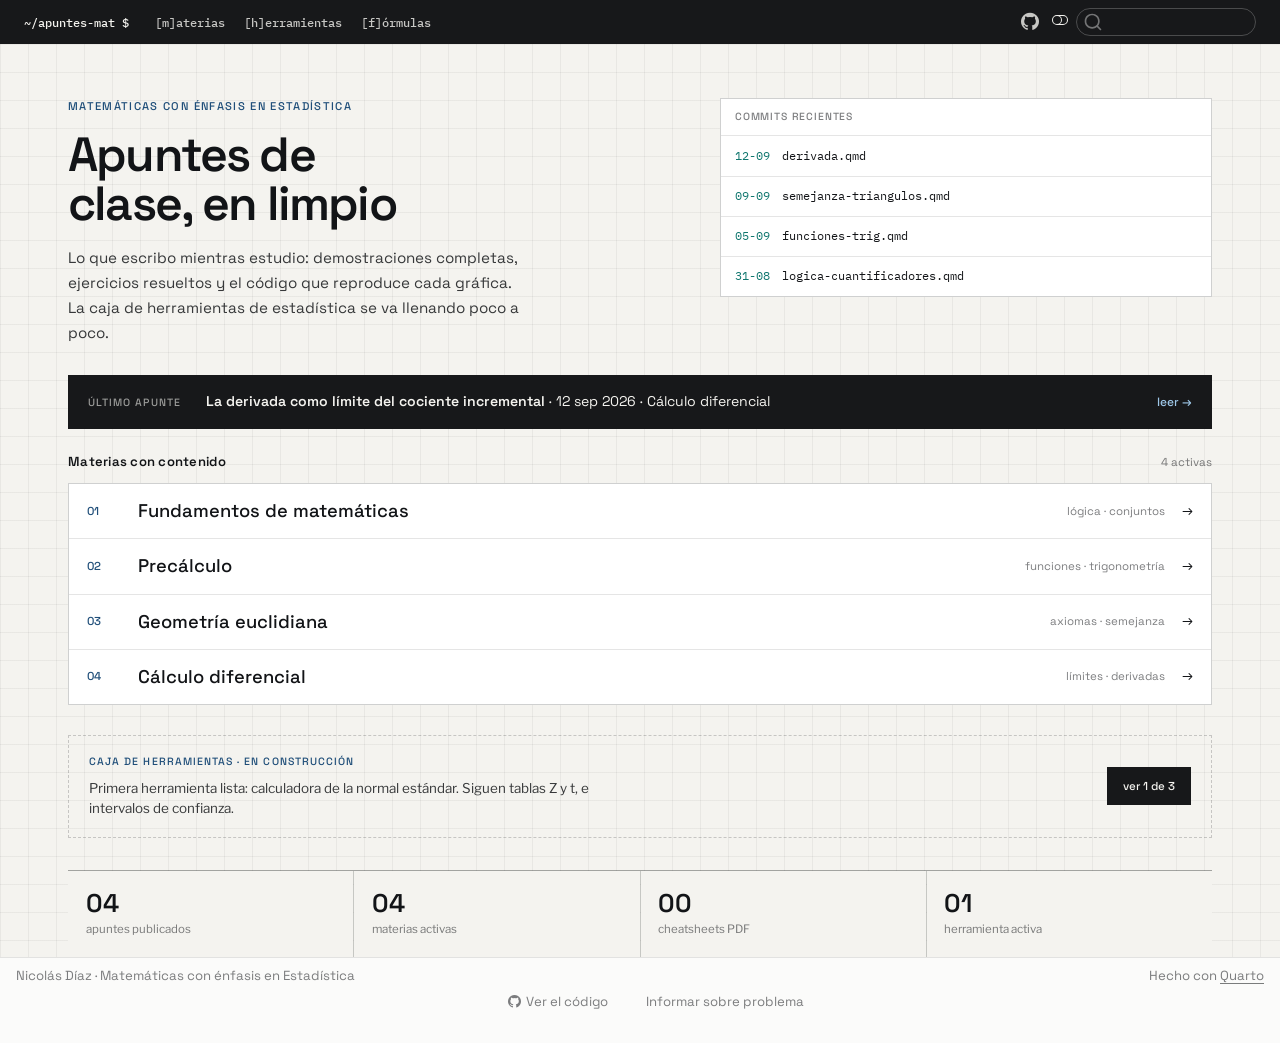
<file: docs/index.html>
<!DOCTYPE html>
<html xmlns="http://www.w3.org/1999/xhtml" lang="es" xml:lang="es"><head>

<meta charset="utf-8">
<meta name="generator" content="quarto-1.10.18">

<meta name="viewport" content="width=device-width, initial-scale=1.0, user-scalable=yes">


<title>apuntes-mat</title>
<style>
/* Default styles provided by pandoc.
** See https://pandoc.org/MANUAL.html#variables-for-html for config info.
*/
span.smallcaps{font-variant: small-caps;}
div.columns{display: flex; gap: 1.5em;}
div.column{flex: auto;}
@media screen {
div.columns{gap: min(4vw, 1.5em);}
div.column{overflow-x: auto;}
}
div.hanging-indent{margin-left: 1.5em; text-indent: -1.5em;}
ul.task-list{list-style: none;}
ul.task-list li input[type="checkbox"] {
  width: 0.8em;
  margin: 0 0.8em 0.2em -1em; /* quarto-specific, see https://github.com/quarto-dev/quarto-cli/issues/4556 */ 
  vertical-align: middle;
}
</style>


<script src="site_libs/quarto-nav/quarto-nav.js"></script>
<script src="site_libs/quarto-nav/headroom.min.js"></script>
<script src="site_libs/clipboard/clipboard.min.js"></script>
<script src="site_libs/quarto-search/autocomplete.umd.js"></script>
<script src="site_libs/quarto-search/fuse.min.js"></script>
<script src="site_libs/quarto-search/quarto-search.js"></script>
<meta name="quarto:offset" content="./">
<script src="site_libs/quarto-html/quarto.js" type="module"></script>
<script src="site_libs/quarto-html/tabsets/tabsets.js" type="module"></script>
<script src="site_libs/quarto-html/popper.min.js"></script>
<script src="site_libs/quarto-html/tippy.umd.min.js"></script>
<link href="site_libs/quarto-html/tippy.css" rel="stylesheet">
<link href="site_libs/quarto-html/quarto-syntax-highlighting-e3d49bfdd4c477eae19e2688220a24bb.css" rel="stylesheet" class="quarto-color-scheme" id="quarto-text-highlighting-styles">
<link href="site_libs/quarto-html/quarto-syntax-highlighting-dark-e3d49bfdd4c477eae19e2688220a24bb.css" rel="stylesheet" class="quarto-color-scheme quarto-color-alternate" id="quarto-text-highlighting-styles">
<link href="site_libs/quarto-html/quarto-syntax-highlighting-e3d49bfdd4c477eae19e2688220a24bb.css" rel="stylesheet" class="quarto-color-scheme-extra" id="quarto-text-highlighting-styles">
<script src="site_libs/bootstrap/bootstrap.min.js"></script>
<link href="site_libs/bootstrap/bootstrap-icons.css" rel="stylesheet">
<link href="site_libs/bootstrap/bootstrap-d9cddd03c5a89ed0842a1244d2f74689.min.css" rel="stylesheet" append-hash="true" class="quarto-color-scheme" id="quarto-bootstrap" data-mode="light">
<link href="site_libs/bootstrap/bootstrap-dark-6cac5aac4157d8418581bacaeb537f0b.min.css" rel="stylesheet" append-hash="true" class="quarto-color-scheme quarto-color-alternate" id="quarto-bootstrap" data-mode="dark">
<link href="site_libs/bootstrap/bootstrap-d9cddd03c5a89ed0842a1244d2f74689.min.css" rel="stylesheet" append-hash="true" class="quarto-color-scheme-extra" id="quarto-bootstrap" data-mode="light">
<script id="quarto-search-options" type="application/json">{
  "location": "navbar",
  "copy-button": false,
  "collapse-after": 3,
  "panel-placement": "end",
  "type": "textbox",
  "limit": 50,
  "keyboard-shortcut": [
    "f",
    "/",
    "s"
  ],
  "language": {
    "search-no-results-text": "No se han encontrado resultados",
    "search-matching-documents-text": "documentos encontrados",
    "search-copy-link-title": "Copiar el enlace en la búsqueda",
    "search-hide-matches-text": "Ocultar resultados adicionales",
    "search-more-match-text": "resultado adicional en este documento",
    "search-more-matches-text": "resultados adicionales en este documento",
    "search-clear-button-title": "Borrar",
    "search-text-placeholder": "",
    "search-detached-cancel-button-title": "Cancelar",
    "search-submit-button-title": "Enviar",
    "search-label": "Buscar"
  }
}</script>
<link rel="preconnect" href="https://fonts.googleapis.com">
<link rel="preconnect" href="https://fonts.gstatic.com" crossorigin="">
<link href="https://fonts.googleapis.com/css2?family=Newsreader:ital,opsz,wght@0,6..72,300..700;1,6..72,400&amp;family=IBM+Plex+Mono:wght@400;500;600&amp;family=Libre+Franklin:wght@400;500;600;700&amp;family=Space+Grotesk:wght@400;500;600;700&amp;display=swap" rel="stylesheet">


</head>

<body class="nav-fixed fullcontent quarto-light"><script id="quarto-html-before-body" type="application/javascript">
    const toggleBodyColorMode = (bsSheetEl) => {
      const mode = bsSheetEl.getAttribute("data-mode");
      const bodyEl = window.document.querySelector("body");
      if (mode === "dark") {
        bodyEl.classList.add("quarto-dark");
        bodyEl.classList.remove("quarto-light");
      } else {
        bodyEl.classList.add("quarto-light");
        bodyEl.classList.remove("quarto-dark");
      }
    }
    const toggleBodyColorPrimary = () => {
      const bsSheetEl = window.document.querySelector("link#quarto-bootstrap:not([rel=disabled-stylesheet])");
      if (bsSheetEl) {
        toggleBodyColorMode(bsSheetEl);
      }
    }
    const setColorSchemeToggle = (alternate) => {
      const toggles = window.document.querySelectorAll('.quarto-color-scheme-toggle');
      for (let i=0; i < toggles.length; i++) {
        const toggle = toggles[i];
        if (toggle) {
          if (alternate) {
            toggle.classList.add("alternate");
          } else {
            toggle.classList.remove("alternate");
          }
        }
      }
    };
    const toggleColorMode = (alternate) => {
      // Switch the stylesheets
      const primaryStylesheets = window.document.querySelectorAll('link.quarto-color-scheme:not(.quarto-color-alternate)');
      const alternateStylesheets = window.document.querySelectorAll('link.quarto-color-scheme.quarto-color-alternate');
      manageTransitions('#quarto-margin-sidebar .nav-link', false);
      if (alternate) {
        // note: dark is layered on light, we don't disable primary!
        enableStylesheet(alternateStylesheets);
        for (const sheetNode of alternateStylesheets) {
          if (sheetNode.id === "quarto-bootstrap") {
            toggleBodyColorMode(sheetNode);
          }
        }
      } else {
        disableStylesheet(alternateStylesheets);
        enableStylesheet(primaryStylesheets)
        toggleBodyColorPrimary();
      }
      manageTransitions('#quarto-margin-sidebar .nav-link', true);
      // Switch the toggles
      setColorSchemeToggle(alternate)
      // Hack to workaround the fact that safari doesn't
      // properly recolor the scrollbar when toggling (#1455)
      if (navigator.userAgent.indexOf('Safari') > 0 && navigator.userAgent.indexOf('Chrome') == -1) {
        manageTransitions("body", false);
        window.scrollTo(0, 1);
        setTimeout(() => {
          window.scrollTo(0, 0);
          manageTransitions("body", true);
        }, 40);
      }
    }
    const disableStylesheet = (stylesheets) => {
      for (let i=0; i < stylesheets.length; i++) {
        const stylesheet = stylesheets[i];
        stylesheet.rel = 'disabled-stylesheet';
      }
    }
    const enableStylesheet = (stylesheets) => {
      for (let i=0; i < stylesheets.length; i++) {
        const stylesheet = stylesheets[i];
        if(stylesheet.rel !== 'stylesheet') { // for Chrome, which will still FOUC without this check
          stylesheet.rel = 'stylesheet';
        }
      }
    }
    const manageTransitions = (selector, allowTransitions) => {
      const els = window.document.querySelectorAll(selector);
      for (let i=0; i < els.length; i++) {
        const el = els[i];
        if (allowTransitions) {
          el.classList.remove('notransition');
        } else {
          el.classList.add('notransition');
        }
      }
    }
    const isFileUrl = () => {
      return window.location.protocol === 'file:';
    }
    const hasAlternateSentinel = () => {
      let styleSentinel = getColorSchemeSentinel();
      if (styleSentinel !== null) {
        return styleSentinel === "alternate";
      } else {
        return false;
      }
    }
    const setStyleSentinel = (alternate) => {
      const value = alternate ? "alternate" : "default";
      if (!isFileUrl()) {
        window.localStorage.setItem("quarto-color-scheme", value);
      } else {
        localAlternateSentinel = value;
      }
    }
    const getColorSchemeSentinel = () => {
      if (!isFileUrl()) {
        const storageValue = window.localStorage.getItem("quarto-color-scheme");
        return storageValue != null ? storageValue : localAlternateSentinel;
      } else {
        return localAlternateSentinel;
      }
    }
    const toggleGiscusIfUsed = (isAlternate, darkModeDefault) => {
      const baseTheme = document.querySelector('#giscus-base-theme')?.value ?? 'light';
      const alternateTheme = document.querySelector('#giscus-alt-theme')?.value ?? 'dark';
      let newTheme = '';
      if(authorPrefersDark) {
        newTheme = isAlternate ? baseTheme : alternateTheme;
      } else {
        newTheme = isAlternate ? alternateTheme : baseTheme;
      }
      const changeGiscusTheme = () => {
        // From: https://github.com/giscus/giscus/issues/336
        const sendMessage = (message) => {
          const iframe = document.querySelector('iframe.giscus-frame');
          if (!iframe) return;
          iframe.contentWindow.postMessage({ giscus: message }, 'https://giscus.app');
        }
        sendMessage({
          setConfig: {
            theme: newTheme
          }
        });
      }
      const isGiscussLoaded = window.document.querySelector('iframe.giscus-frame') !== null;
      if (isGiscussLoaded) {
        changeGiscusTheme();
      }
    };
    const authorPrefersDark = false;
    const darkModeDefault = authorPrefersDark;
      document.querySelector('link#quarto-text-highlighting-styles.quarto-color-scheme-extra').rel = 'disabled-stylesheet';
      document.querySelector('link#quarto-bootstrap.quarto-color-scheme-extra').rel = 'disabled-stylesheet';
    let localAlternateSentinel = darkModeDefault ? 'alternate' : 'default';
    // Dark / light mode switch
    window.quartoToggleColorScheme = () => {
      // Read the current dark / light value
      let toAlternate = !hasAlternateSentinel();
      toggleColorMode(toAlternate);
      setStyleSentinel(toAlternate);
      toggleGiscusIfUsed(toAlternate, darkModeDefault);
      window.dispatchEvent(new Event('resize'));
    };
    // Switch to dark mode if need be
    if (hasAlternateSentinel()) {
      toggleColorMode(true);
    } else {
      toggleColorMode(false);
    }
  </script>

<div id="quarto-search-results"></div>
  <header id="quarto-header" class="headroom fixed-top">
    <nav class="navbar navbar-expand-lg " data-bs-theme="dark">
      <div class="navbar-container container-fluid">
      <div class="navbar-brand-container mx-auto">
    <a class="navbar-brand" href="./index.html">
    <span class="navbar-title">~/apuntes-mat $</span>
    </a>
  </div>
            <div id="quarto-search" class="" title="Buscar"></div>
          <button class="navbar-toggler" type="button" data-bs-toggle="collapse" data-bs-target="#navbarCollapse" aria-controls="navbarCollapse" role="menu" aria-expanded="false" aria-label="Navegación de palanca" onclick="if (window.quartoToggleHeadroom) { window.quartoToggleHeadroom(); }">
  <span class="navbar-toggler-icon"></span>
</button>
          <div class="collapse navbar-collapse" id="navbarCollapse">
            <ul class="navbar-nav navbar-nav-scroll me-auto">
  <li class="nav-item">
    <a class="nav-link" href="./materias/index.html"> 
<span class="menu-text">[m]aterias</span></a>
  </li>  
  <li class="nav-item">
    <a class="nav-link" href="./herramientas/index.html"> 
<span class="menu-text">[h]erramientas</span></a>
  </li>  
  <li class="nav-item">
    <a class="nav-link" href="./formulas/index.html"> 
<span class="menu-text">[f]órmulas</span></a>
  </li>  
</ul>
            <ul class="navbar-nav navbar-nav-scroll ms-auto">
  <li class="nav-item compact">
    <a class="nav-link" href="https://github.com/nfdiazg8/apuntes-mat"> <i class="bi bi-github" role="img" aria-label="Repositorio en GitHub">
</i> 
<span class="menu-text"></span></a>
  </li>  
</ul>
          </div> <!-- /navcollapse -->
            <div class="quarto-navbar-tools">
  <a href="" class="quarto-color-scheme-toggle quarto-navigation-tool  px-1" onclick="window.quartoToggleColorScheme(); return false;" title="Alternar modo oscuro"><i class="bi"></i></a>
</div>
      </div> <!-- /container-fluid -->
    </nav>
</header>
<!-- content -->
<div id="quarto-content" class="quarto-container page-layout-custom page-navbar">
<!-- sidebar -->
<!-- margin-sidebar -->
<!-- main -->





<div class="am-home">
<div class="am-wrap">

<div class="am-hero">
<div>
<div class="am-eyebrow">Matemáticas con énfasis en Estadística</div>
<h1>Apuntes de<br>clase, en limpio</h1>
<p>Lo que escribo mientras estudio: demostraciones completas, ejercicios resueltos y el código que reproduce cada gráfica. La caja de herramientas de estadística se va llenando poco a poco.</p>
</div>
<div class="am-box">
<div class="am-box-head">Commits recientes</div>
<div class="am-commit"><span class="fecha">12-09</span><span>derivada.qmd</span></div>
<div class="am-commit"><span class="fecha">09-09</span><span>semejanza-triangulos.qmd</span></div>
<div class="am-commit"><span class="fecha">05-09</span><span>funciones-trig.qmd</span></div>
<div class="am-commit"><span class="fecha">31-08</span><span>logica-cuantificadores.qmd</span></div>
</div>
</div>

<a class="am-ultimo" href="materias/calculo-diferencial/derivada.html">
<span class="et">ÚLTIMO APUNTE</span>
<span class="tt"><strong>La derivada como límite del cociente incremental</strong> · 12 sep 2026 · Cálculo diferencial</span>
<span class="go">leer →</span>
</a>

<div class="am-sechead">
<h2>Materias con contenido</h2>
<span class="cuenta">4 activas</span>
</div>

<div class="am-materias">
<a class="am-materia" href="materias/fundamentos/index.html"><span class="num">01</span><span class="nom">Fundamentos de matemáticas</span><span class="sub">lógica · conjuntos</span><span class="flecha">→</span></a>
<a class="am-materia" href="materias/precalculo/index.html"><span class="num">02</span><span class="nom">Precálculo</span><span class="sub">funciones · trigonometría</span><span class="flecha">→</span></a>
<a class="am-materia" href="materias/geometria-euclidiana/index.html"><span class="num">03</span><span class="nom">Geometría euclidiana</span><span class="sub">axiomas · semejanza</span><span class="flecha">→</span></a>
<a class="am-materia" href="materias/calculo-diferencial/index.html"><span class="num">04</span><span class="nom">Cálculo diferencial</span><span class="sub">límites · derivadas</span><span class="flecha">→</span></a>
</div>

<div class="am-herramientas">
<div>
<div class="et">Caja de herramientas · en construcción</div>
<p>Primera herramienta lista: calculadora de la normal estándar. Siguen tablas Z y t, e intervalos de confianza.</p>
</div>
<a class="am-btn" href="herramientas/index.html">ver 1 de 3</a>
</div>

</div>

<div class="am-wrap">
<div class="am-stats">
<div class="am-stat"><div class="n">04</div><div class="l">apuntes publicados</div></div>
<div class="am-stat"><div class="n">04</div><div class="l">materias activas</div></div>
<div class="am-stat"><div class="n">00</div><div class="l">cheatsheets PDF</div></div>
<div class="am-stat"><div class="n">01</div><div class="l">herramienta activa</div></div>
</div>
</div>
</div>




<script id="quarto-html-after-body" type="application/javascript">
  window.document.addEventListener("DOMContentLoaded", function (event) {
    // Ensure there is a toggle, if there isn't float one in the top right
    if (window.document.querySelector('.quarto-color-scheme-toggle') === null) {
      const a = window.document.createElement('a');
      a.classList.add('top-right');
      a.classList.add('quarto-color-scheme-toggle');
      a.href = "";
      a.onclick = function() { try { window.quartoToggleColorScheme(); } catch {} return false; };
      const i = window.document.createElement("i");
      i.classList.add('bi');
      a.appendChild(i);
      window.document.body.appendChild(a);
    }
    setColorSchemeToggle(hasAlternateSentinel())
    const isCodeAnnotation = (el) => {
      for (const clz of el.classList) {
        if (clz.startsWith('code-annotation-')) {                     
          return true;
        }
      }
      return false;
    }
    const onCopySuccess = function(e) {
      // button target
      const button = e.trigger;
      // don't keep focus
      button.blur();
      // flash "checked"
      button.classList.add('code-copy-button-checked');
      var currentTitle = button.getAttribute("title");
      button.setAttribute("title", "Copiado");
      let tooltip;
      if (window.bootstrap) {
        button.setAttribute("data-bs-toggle", "tooltip");
        button.setAttribute("data-bs-placement", "left");
        button.setAttribute("data-bs-title", "Copiado");
        tooltip = new bootstrap.Tooltip(button, 
          { trigger: "manual", 
            customClass: "code-copy-button-tooltip",
            offset: [0, -8]});
        tooltip.show();    
      }
      setTimeout(function() {
        if (tooltip) {
          tooltip.hide();
          button.removeAttribute("data-bs-title");
          button.removeAttribute("data-bs-toggle");
          button.removeAttribute("data-bs-placement");
        }
        button.setAttribute("title", currentTitle);
        button.classList.remove('code-copy-button-checked');
      }, 1000);
      // clear code selection
      e.clearSelection();
    }
    const getTextToCopy = function(trigger) {
      const outerScaffold = trigger.parentElement.cloneNode(true);
      const codeEl = outerScaffold.querySelector('code');
      for (const childEl of codeEl.children) {
        if (isCodeAnnotation(childEl)) {
          childEl.remove();
        }
      }
      return codeEl.innerText;
    }
    const clipboard = new window.ClipboardJS('.code-copy-button:not([data-in-quarto-modal])', {
      text: getTextToCopy
    });
    clipboard.on('success', onCopySuccess);
    if (window.document.getElementById('quarto-embedded-source-code-modal')) {
      const clipboardModal = new window.ClipboardJS('.code-copy-button[data-in-quarto-modal]', {
        text: getTextToCopy,
        container: window.document.getElementById('quarto-embedded-source-code-modal')
      });
      clipboardModal.on('success', onCopySuccess);
    }
      var localhostRegex = new RegExp(/^(?:http|https):\/\/localhost\:?[0-9]*\//);
      var mailtoRegex = new RegExp(/^mailto:/);
        var filterRegex = new RegExp("https:\/\/nfdiazg8\.github\.io\/apuntes-mat");
      var isInternal = (href) => {
          return filterRegex.test(href) || localhostRegex.test(href) || mailtoRegex.test(href);
      }
      // Inspect non-navigation links and adorn them if external
     var links = window.document.querySelectorAll('a[href]:not(.nav-link):not(.navbar-brand):not(.toc-action):not(.sidebar-link):not(.sidebar-item-toggle):not(.pagination-link):not(.no-external):not([aria-hidden]):not(.dropdown-item):not(.quarto-navigation-tool):not(.about-link)');
      for (var i=0; i<links.length; i++) {
        const link = links[i];
        if (!isInternal(link.href)) {
          // undo the damage that might have been done by quarto-nav.js in the case of
          // links that we want to consider external
          if (link.dataset.originalHref !== undefined) {
            link.href = link.dataset.originalHref;
          }
            // target, if specified
            link.setAttribute("target", "_blank");
            if (link.getAttribute("rel") === null) {
              link.setAttribute("rel", "noopener");
            }
        }
      }
    function tippyHover(el, contentFn, onTriggerFn, onUntriggerFn) {
      const config = {
        allowHTML: true,
        maxWidth: 500,
        delay: 100,
        arrow: false,
        appendTo: function(el) {
            return el.parentElement;
        },
        interactive: true,
        interactiveBorder: 10,
        theme: 'quarto',
        placement: 'bottom-start',
      };
      if (contentFn) {
        config.content = contentFn;
      }
      if (onTriggerFn) {
        config.onTrigger = onTriggerFn;
      }
      if (onUntriggerFn) {
        config.onUntrigger = onUntriggerFn;
      }
      window.tippy(el, config); 
    }
    const noterefs = window.document.querySelectorAll('a[role="doc-noteref"]');
    for (var i=0; i<noterefs.length; i++) {
      const ref = noterefs[i];
      tippyHover(ref, function() {
        // use id or data attribute instead here
        let href = ref.getAttribute('data-footnote-href') || ref.getAttribute('href');
        try { href = new URL(href).hash; } catch {}
        const id = href.replace(/^#\/?/, "");
        const note = window.document.getElementById(id);
        if (note) {
          return note.innerHTML;
        } else {
          return "";
        }
      });
    }
    const xrefs = window.document.querySelectorAll('a.quarto-xref');
    const processXRef = (id, note) => {
      // Strip column container classes
      const stripColumnClz = (el) => {
        el.classList.remove("page-full", "page-columns");
        if (el.children) {
          for (const child of el.children) {
            stripColumnClz(child);
          }
        }
      }
      stripColumnClz(note)
      if (id === null || id.startsWith('sec-')) {
        // Special case sections, only their first couple elements
        const container = document.createElement("div");
        if (note.children && note.children.length > 2) {
          container.appendChild(note.children[0].cloneNode(true));
          for (let i = 1; i < note.children.length; i++) {
            const child = note.children[i];
            if (child.tagName === "P" && child.innerText === "") {
              continue;
            } else {
              container.appendChild(child.cloneNode(true));
              break;
            }
          }
          if (window.Quarto?.typesetMath) {
            window.Quarto.typesetMath(container);
          }
          return container.innerHTML
        } else {
          if (window.Quarto?.typesetMath) {
            window.Quarto.typesetMath(note);
          }
          return note.innerHTML;
        }
      } else {
        // Remove any anchor links if they are present
        const anchorLink = note.querySelector('a.anchorjs-link');
        if (anchorLink) {
          anchorLink.remove();
        }
        if (window.Quarto?.typesetMath) {
          window.Quarto.typesetMath(note);
        }
        if (note.classList.contains("callout")) {
          return note.outerHTML;
        } else {
          return note.innerHTML;
        }
      }
    }
    for (var i=0; i<xrefs.length; i++) {
      const xref = xrefs[i];
      tippyHover(xref, undefined, function(instance) {
        instance.disable();
        let url = xref.getAttribute('href');
        let hash = undefined; 
        if (url.startsWith('#')) {
          hash = url;
        } else {
          try { hash = new URL(url).hash; } catch {}
        }
        if (hash) {
          const id = hash.replace(/^#\/?/, "");
          const note = window.document.getElementById(id);
          if (note !== null) {
            try {
              const html = processXRef(id, note.cloneNode(true));
              instance.setContent(html);
            } finally {
              instance.enable();
              instance.show();
            }
          } else {
            // See if we can fetch this
            fetch(url.split('#')[0])
            .then(res => res.text())
            .then(html => {
              const parser = new DOMParser();
              const htmlDoc = parser.parseFromString(html, "text/html");
              const note = htmlDoc.getElementById(id);
              if (note !== null) {
                const html = processXRef(id, note);
                instance.setContent(html);
              } 
            }).finally(() => {
              instance.enable();
              instance.show();
            });
          }
        } else {
          // See if we can fetch a full url (with no hash to target)
          // This is a special case and we should probably do some content thinning / targeting
          fetch(url)
          .then(res => res.text())
          .then(html => {
            const parser = new DOMParser();
            const htmlDoc = parser.parseFromString(html, "text/html");
            const note = htmlDoc.querySelector('main.content');
            if (note !== null) {
              // This should only happen for chapter cross references
              // (since there is no id in the URL)
              // remove the first header
              if (note.children.length > 0 && note.children[0].tagName === "HEADER") {
                note.children[0].remove();
              }
              const html = processXRef(null, note);
              instance.setContent(html);
            } 
          }).finally(() => {
            instance.enable();
            instance.show();
          });
        }
      }, function(instance) {
      });
    }
        let selectedAnnoteEl;
        const selectorForAnnotation = ( cell, annotation) => {
          let cellAttr = 'data-code-cell="' + cell + '"';
          let lineAttr = 'data-code-annotation="' +  annotation + '"';
          const selector = 'span[' + cellAttr + '][' + lineAttr + ']';
          return selector;
        }
        const selectCodeLines = (annoteEl) => {
          const doc = window.document;
          const targetCell = annoteEl.getAttribute("data-target-cell");
          const targetAnnotation = annoteEl.getAttribute("data-target-annotation");
          const annoteSpan = window.document.querySelector(selectorForAnnotation(targetCell, targetAnnotation));
          const lines = annoteSpan.getAttribute("data-code-lines").split(",");
          const lineIds = lines.map((line) => {
            return targetCell + "-" + line;
          })
          let top = null;
          let height = null;
          let parent = null;
          if (lineIds.length > 0) {
              //compute the position of the single el (top and bottom and make a div)
              const el = window.document.getElementById(lineIds[0]);
              top = el.offsetTop;
              height = el.offsetHeight;
              parent = el.parentElement.parentElement;
            if (lineIds.length > 1) {
              const lastEl = window.document.getElementById(lineIds[lineIds.length - 1]);
              const bottom = lastEl.offsetTop + lastEl.offsetHeight;
              height = bottom - top;
            }
            if (top !== null && height !== null && parent !== null) {
              // cook up a div (if necessary) and position it 
              let div = window.document.getElementById("code-annotation-line-highlight");
              if (div === null) {
                div = window.document.createElement("div");
                div.setAttribute("id", "code-annotation-line-highlight");
                div.style.position = 'absolute';
                parent.appendChild(div);
              }
              div.style.top = top - 2 + "px";
              div.style.height = height + 4 + "px";
              div.style.left = 0;
              let gutterDiv = window.document.getElementById("code-annotation-line-highlight-gutter");
              if (gutterDiv === null) {
                gutterDiv = window.document.createElement("div");
                gutterDiv.setAttribute("id", "code-annotation-line-highlight-gutter");
                gutterDiv.style.position = 'absolute';
                const codeCell = window.document.getElementById(targetCell);
                const gutter = codeCell.querySelector('.code-annotation-gutter');
                gutter.appendChild(gutterDiv);
              }
              gutterDiv.style.top = top - 2 + "px";
              gutterDiv.style.height = height + 4 + "px";
            }
            selectedAnnoteEl = annoteEl;
          }
        };
        const unselectCodeLines = () => {
          const elementsIds = ["code-annotation-line-highlight", "code-annotation-line-highlight-gutter"];
          elementsIds.forEach((elId) => {
            const div = window.document.getElementById(elId);
            if (div) {
              div.remove();
            }
          });
          selectedAnnoteEl = undefined;
        };
          // Handle positioning of the toggle
      window.addEventListener(
        "resize",
        throttle(() => {
          elRect = undefined;
          if (selectedAnnoteEl) {
            selectCodeLines(selectedAnnoteEl);
          }
        }, 10)
      );
      function throttle(fn, ms) {
      let throttle = false;
      let timer;
        return (...args) => {
          if(!throttle) { // first call gets through
              fn.apply(this, args);
              throttle = true;
          } else { // all the others get throttled
              if(timer) clearTimeout(timer); // cancel #2
              timer = setTimeout(() => {
                fn.apply(this, args);
                timer = throttle = false;
              }, ms);
          }
        };
      }
        // Attach click handler to the DT
        const annoteDls = window.document.querySelectorAll('dt[data-target-cell]');
        for (const annoteDlNode of annoteDls) {
          annoteDlNode.addEventListener('click', (event) => {
            const clickedEl = event.target;
            if (clickedEl !== selectedAnnoteEl) {
              unselectCodeLines();
              const activeEl = window.document.querySelector('dt[data-target-cell].code-annotation-active');
              if (activeEl) {
                activeEl.classList.remove('code-annotation-active');
              }
              selectCodeLines(clickedEl);
              clickedEl.classList.add('code-annotation-active');
            } else {
              // Unselect the line
              unselectCodeLines();
              clickedEl.classList.remove('code-annotation-active');
            }
          });
        }
    const findCites = (el) => {
      const parentEl = el.parentElement;
      if (parentEl) {
        const cites = parentEl.dataset.cites;
        if (cites) {
          return {
            el,
            cites: cites.split(' ')
          };
        } else {
          return findCites(el.parentElement)
        }
      } else {
        return undefined;
      }
    };
    var bibliorefs = window.document.querySelectorAll('a[role="doc-biblioref"]');
    for (var i=0; i<bibliorefs.length; i++) {
      const ref = bibliorefs[i];
      const citeInfo = findCites(ref);
      if (citeInfo) {
        tippyHover(citeInfo.el, function() {
          var popup = window.document.createElement('div');
          citeInfo.cites.forEach(function(cite) {
            var citeDiv = window.document.createElement('div');
            citeDiv.classList.add('hanging-indent');
            citeDiv.classList.add('csl-entry');
            var biblioDiv = window.document.getElementById('ref-' + cite);
            if (biblioDiv) {
              citeDiv.innerHTML = biblioDiv.innerHTML;
            }
            popup.appendChild(citeDiv);
          });
          return popup.innerHTML;
        });
      }
    }
  });
  </script>
</div> <!-- /content -->
<footer class="footer">
  <div class="nav-footer">
    <div class="nav-footer-left">
<p>Nicolás Díaz · Matemáticas con énfasis en Estadística</p>
</div>   
    <div class="nav-footer-center">
      &nbsp;
    <div class="toc-actions"><ul><li><a href="https://github.com/nfdiazg8/apuntes-mat/blob/main/index.qmd" class="toc-action"><i class="bi bi-github"></i>Ver el código</a></li><li><a href="https://github.com/nfdiazg8/apuntes-mat/issues/new" class="toc-action"><i class="bi empty"></i>Informar sobre problema</a></li></ul></div></div>
    <div class="nav-footer-right">
<p>Hecho con <a href="https://quarto.org">Quarto</a></p>
</div>
  </div>
</footer>




</body></html>
</file>
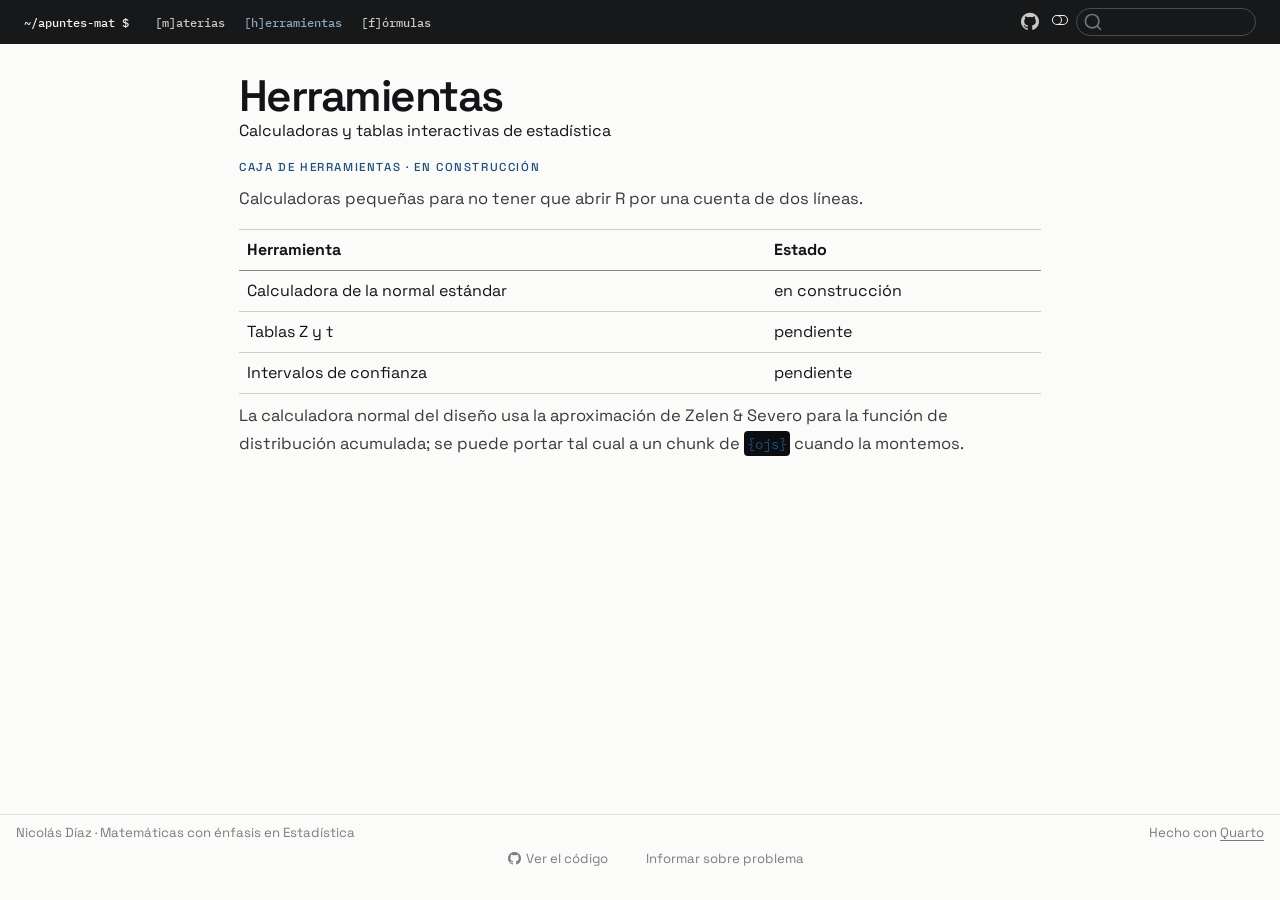
<file: docs/herramientas/index.html>
<!DOCTYPE html>
<html xmlns="http://www.w3.org/1999/xhtml" lang="es" xml:lang="es"><head>

<meta charset="utf-8">
<meta name="generator" content="quarto-1.10.18">

<meta name="viewport" content="width=device-width, initial-scale=1.0, user-scalable=yes">

<meta name="description" content="Calculadoras y tablas interactivas de estadística">

<title>Herramientas – apuntes-mat</title>
<style>
/* Default styles provided by pandoc.
** See https://pandoc.org/MANUAL.html#variables-for-html for config info.
*/
span.smallcaps{font-variant: small-caps;}
div.columns{display: flex; gap: 1.5em;}
div.column{flex: auto;}
@media screen {
div.columns{gap: min(4vw, 1.5em);}
div.column{overflow-x: auto;}
}
div.hanging-indent{margin-left: 1.5em; text-indent: -1.5em;}
ul.task-list{list-style: none;}
ul.task-list li input[type="checkbox"] {
  width: 0.8em;
  margin: 0 0.8em 0.2em -1em; /* quarto-specific, see https://github.com/quarto-dev/quarto-cli/issues/4556 */ 
  vertical-align: middle;
}
</style>


<script src="../site_libs/quarto-nav/quarto-nav.js"></script>
<script src="../site_libs/quarto-nav/headroom.min.js"></script>
<script src="../site_libs/clipboard/clipboard.min.js"></script>
<script src="../site_libs/quarto-search/autocomplete.umd.js"></script>
<script src="../site_libs/quarto-search/fuse.min.js"></script>
<script src="../site_libs/quarto-search/quarto-search.js"></script>
<meta name="quarto:offset" content="../">
<script src="../site_libs/quarto-html/quarto.js" type="module"></script>
<script src="../site_libs/quarto-html/tabsets/tabsets.js" type="module"></script>
<script src="../site_libs/quarto-html/popper.min.js"></script>
<script src="../site_libs/quarto-html/tippy.umd.min.js"></script>
<script src="../site_libs/quarto-html/anchor.min.js"></script>
<link href="../site_libs/quarto-html/tippy.css" rel="stylesheet">
<link href="../site_libs/quarto-html/quarto-syntax-highlighting-e3d49bfdd4c477eae19e2688220a24bb.css" rel="stylesheet" class="quarto-color-scheme" id="quarto-text-highlighting-styles">
<link href="../site_libs/quarto-html/quarto-syntax-highlighting-dark-e3d49bfdd4c477eae19e2688220a24bb.css" rel="stylesheet" class="quarto-color-scheme quarto-color-alternate" id="quarto-text-highlighting-styles">
<link href="../site_libs/quarto-html/quarto-syntax-highlighting-e3d49bfdd4c477eae19e2688220a24bb.css" rel="stylesheet" class="quarto-color-scheme-extra" id="quarto-text-highlighting-styles">
<script src="../site_libs/bootstrap/bootstrap.min.js"></script>
<link href="../site_libs/bootstrap/bootstrap-icons.css" rel="stylesheet">
<link href="../site_libs/bootstrap/bootstrap-d9cddd03c5a89ed0842a1244d2f74689.min.css" rel="stylesheet" append-hash="true" class="quarto-color-scheme" id="quarto-bootstrap" data-mode="light">
<link href="../site_libs/bootstrap/bootstrap-dark-6cac5aac4157d8418581bacaeb537f0b.min.css" rel="stylesheet" append-hash="true" class="quarto-color-scheme quarto-color-alternate" id="quarto-bootstrap" data-mode="dark">
<link href="../site_libs/bootstrap/bootstrap-d9cddd03c5a89ed0842a1244d2f74689.min.css" rel="stylesheet" append-hash="true" class="quarto-color-scheme-extra" id="quarto-bootstrap" data-mode="light">
<script id="quarto-search-options" type="application/json">{
  "location": "navbar",
  "copy-button": false,
  "collapse-after": 3,
  "panel-placement": "end",
  "type": "textbox",
  "limit": 50,
  "keyboard-shortcut": [
    "f",
    "/",
    "s"
  ],
  "language": {
    "search-no-results-text": "No se han encontrado resultados",
    "search-matching-documents-text": "documentos encontrados",
    "search-copy-link-title": "Copiar el enlace en la búsqueda",
    "search-hide-matches-text": "Ocultar resultados adicionales",
    "search-more-match-text": "resultado adicional en este documento",
    "search-more-matches-text": "resultados adicionales en este documento",
    "search-clear-button-title": "Borrar",
    "search-text-placeholder": "",
    "search-detached-cancel-button-title": "Cancelar",
    "search-submit-button-title": "Enviar",
    "search-label": "Buscar"
  }
}</script>
<link rel="preconnect" href="https://fonts.googleapis.com">
<link rel="preconnect" href="https://fonts.gstatic.com" crossorigin="">
<link href="https://fonts.googleapis.com/css2?family=Newsreader:ital,opsz,wght@0,6..72,300..700;1,6..72,400&amp;family=IBM+Plex+Mono:wght@400;500;600&amp;family=Libre+Franklin:wght@400;500;600;700&amp;family=Space+Grotesk:wght@400;500;600;700&amp;display=swap" rel="stylesheet">


</head>

<body class="nav-fixed fullcontent quarto-light"><script id="quarto-html-before-body" type="application/javascript">
    const toggleBodyColorMode = (bsSheetEl) => {
      const mode = bsSheetEl.getAttribute("data-mode");
      const bodyEl = window.document.querySelector("body");
      if (mode === "dark") {
        bodyEl.classList.add("quarto-dark");
        bodyEl.classList.remove("quarto-light");
      } else {
        bodyEl.classList.add("quarto-light");
        bodyEl.classList.remove("quarto-dark");
      }
    }
    const toggleBodyColorPrimary = () => {
      const bsSheetEl = window.document.querySelector("link#quarto-bootstrap:not([rel=disabled-stylesheet])");
      if (bsSheetEl) {
        toggleBodyColorMode(bsSheetEl);
      }
    }
    const setColorSchemeToggle = (alternate) => {
      const toggles = window.document.querySelectorAll('.quarto-color-scheme-toggle');
      for (let i=0; i < toggles.length; i++) {
        const toggle = toggles[i];
        if (toggle) {
          if (alternate) {
            toggle.classList.add("alternate");
          } else {
            toggle.classList.remove("alternate");
          }
        }
      }
    };
    const toggleColorMode = (alternate) => {
      // Switch the stylesheets
      const primaryStylesheets = window.document.querySelectorAll('link.quarto-color-scheme:not(.quarto-color-alternate)');
      const alternateStylesheets = window.document.querySelectorAll('link.quarto-color-scheme.quarto-color-alternate');
      manageTransitions('#quarto-margin-sidebar .nav-link', false);
      if (alternate) {
        // note: dark is layered on light, we don't disable primary!
        enableStylesheet(alternateStylesheets);
        for (const sheetNode of alternateStylesheets) {
          if (sheetNode.id === "quarto-bootstrap") {
            toggleBodyColorMode(sheetNode);
          }
        }
      } else {
        disableStylesheet(alternateStylesheets);
        enableStylesheet(primaryStylesheets)
        toggleBodyColorPrimary();
      }
      manageTransitions('#quarto-margin-sidebar .nav-link', true);
      // Switch the toggles
      setColorSchemeToggle(alternate)
      // Hack to workaround the fact that safari doesn't
      // properly recolor the scrollbar when toggling (#1455)
      if (navigator.userAgent.indexOf('Safari') > 0 && navigator.userAgent.indexOf('Chrome') == -1) {
        manageTransitions("body", false);
        window.scrollTo(0, 1);
        setTimeout(() => {
          window.scrollTo(0, 0);
          manageTransitions("body", true);
        }, 40);
      }
    }
    const disableStylesheet = (stylesheets) => {
      for (let i=0; i < stylesheets.length; i++) {
        const stylesheet = stylesheets[i];
        stylesheet.rel = 'disabled-stylesheet';
      }
    }
    const enableStylesheet = (stylesheets) => {
      for (let i=0; i < stylesheets.length; i++) {
        const stylesheet = stylesheets[i];
        if(stylesheet.rel !== 'stylesheet') { // for Chrome, which will still FOUC without this check
          stylesheet.rel = 'stylesheet';
        }
      }
    }
    const manageTransitions = (selector, allowTransitions) => {
      const els = window.document.querySelectorAll(selector);
      for (let i=0; i < els.length; i++) {
        const el = els[i];
        if (allowTransitions) {
          el.classList.remove('notransition');
        } else {
          el.classList.add('notransition');
        }
      }
    }
    const isFileUrl = () => {
      return window.location.protocol === 'file:';
    }
    const hasAlternateSentinel = () => {
      let styleSentinel = getColorSchemeSentinel();
      if (styleSentinel !== null) {
        return styleSentinel === "alternate";
      } else {
        return false;
      }
    }
    const setStyleSentinel = (alternate) => {
      const value = alternate ? "alternate" : "default";
      if (!isFileUrl()) {
        window.localStorage.setItem("quarto-color-scheme", value);
      } else {
        localAlternateSentinel = value;
      }
    }
    const getColorSchemeSentinel = () => {
      if (!isFileUrl()) {
        const storageValue = window.localStorage.getItem("quarto-color-scheme");
        return storageValue != null ? storageValue : localAlternateSentinel;
      } else {
        return localAlternateSentinel;
      }
    }
    const toggleGiscusIfUsed = (isAlternate, darkModeDefault) => {
      const baseTheme = document.querySelector('#giscus-base-theme')?.value ?? 'light';
      const alternateTheme = document.querySelector('#giscus-alt-theme')?.value ?? 'dark';
      let newTheme = '';
      if(authorPrefersDark) {
        newTheme = isAlternate ? baseTheme : alternateTheme;
      } else {
        newTheme = isAlternate ? alternateTheme : baseTheme;
      }
      const changeGiscusTheme = () => {
        // From: https://github.com/giscus/giscus/issues/336
        const sendMessage = (message) => {
          const iframe = document.querySelector('iframe.giscus-frame');
          if (!iframe) return;
          iframe.contentWindow.postMessage({ giscus: message }, 'https://giscus.app');
        }
        sendMessage({
          setConfig: {
            theme: newTheme
          }
        });
      }
      const isGiscussLoaded = window.document.querySelector('iframe.giscus-frame') !== null;
      if (isGiscussLoaded) {
        changeGiscusTheme();
      }
    };
    const authorPrefersDark = false;
    const darkModeDefault = authorPrefersDark;
      document.querySelector('link#quarto-text-highlighting-styles.quarto-color-scheme-extra').rel = 'disabled-stylesheet';
      document.querySelector('link#quarto-bootstrap.quarto-color-scheme-extra').rel = 'disabled-stylesheet';
    let localAlternateSentinel = darkModeDefault ? 'alternate' : 'default';
    // Dark / light mode switch
    window.quartoToggleColorScheme = () => {
      // Read the current dark / light value
      let toAlternate = !hasAlternateSentinel();
      toggleColorMode(toAlternate);
      setStyleSentinel(toAlternate);
      toggleGiscusIfUsed(toAlternate, darkModeDefault);
      window.dispatchEvent(new Event('resize'));
    };
    // Switch to dark mode if need be
    if (hasAlternateSentinel()) {
      toggleColorMode(true);
    } else {
      toggleColorMode(false);
    }
  </script>

<div id="quarto-search-results"></div>
  <header id="quarto-header" class="headroom fixed-top">
    <nav class="navbar navbar-expand-lg " data-bs-theme="dark">
      <div class="navbar-container container-fluid">
      <div class="navbar-brand-container mx-auto">
    <a class="navbar-brand" href="../index.html">
    <span class="navbar-title">~/apuntes-mat $</span>
    </a>
  </div>
            <div id="quarto-search" class="" title="Buscar"></div>
          <button class="navbar-toggler" type="button" data-bs-toggle="collapse" data-bs-target="#navbarCollapse" aria-controls="navbarCollapse" role="menu" aria-expanded="false" aria-label="Navegación de palanca" onclick="if (window.quartoToggleHeadroom) { window.quartoToggleHeadroom(); }">
  <span class="navbar-toggler-icon"></span>
</button>
          <div class="collapse navbar-collapse" id="navbarCollapse">
            <ul class="navbar-nav navbar-nav-scroll me-auto">
  <li class="nav-item">
    <a class="nav-link" href="../materias/index.html"> 
<span class="menu-text">[m]aterias</span></a>
  </li>  
  <li class="nav-item">
    <a class="nav-link active" href="../herramientas/index.html" aria-current="page"> 
<span class="menu-text">[h]erramientas</span></a>
  </li>  
  <li class="nav-item">
    <a class="nav-link" href="../formulas/index.html"> 
<span class="menu-text">[f]órmulas</span></a>
  </li>  
</ul>
            <ul class="navbar-nav navbar-nav-scroll ms-auto">
  <li class="nav-item compact">
    <a class="nav-link" href="https://github.com/nfdiazg8/apuntes-mat"> <i class="bi bi-github" role="img" aria-label="Repositorio en GitHub">
</i> 
<span class="menu-text"></span></a>
  </li>  
</ul>
          </div> <!-- /navcollapse -->
            <div class="quarto-navbar-tools">
  <a href="" class="quarto-color-scheme-toggle quarto-navigation-tool  px-1" onclick="window.quartoToggleColorScheme(); return false;" title="Alternar modo oscuro"><i class="bi"></i></a>
</div>
      </div> <!-- /container-fluid -->
    </nav>
</header>
<!-- content -->
<div id="quarto-content" class="quarto-container page-columns page-rows-contents page-layout-article page-navbar">
<!-- sidebar -->
<!-- margin-sidebar -->
    
<!-- main -->
<main class="content" id="quarto-document-content">


<header id="title-block-header" class="quarto-title-block default">
<div class="quarto-title">
<h1 class="title">Herramientas</h1>
</div>

<div>
  <div class="description">
    Calculadoras y tablas interactivas de estadística
  </div>
</div>


<div class="quarto-title-meta">

    
  
    
  </div>
  


</header>


<div class="kicker">
<p>Caja de herramientas · en construcción</p>
</div>
<p>Calculadoras pequeñas para no tener que abrir R por una cuenta de dos líneas.</p>
<table class="caption-top table">
<thead>
<tr class="header">
<th>Herramienta</th>
<th>Estado</th>
</tr>
</thead>
<tbody>
<tr class="odd">
<td>Calculadora de la normal estándar</td>
<td>en construcción</td>
</tr>
<tr class="even">
<td>Tablas Z y t</td>
<td>pendiente</td>
</tr>
<tr class="odd">
<td>Intervalos de confianza</td>
<td>pendiente</td>
</tr>
</tbody>
</table>
<p>La calculadora normal del diseño usa la aproximación de Zelen &amp; Severo para la función de distribución acumulada; se puede portar tal cual a un chunk de <code>{ojs}</code> cuando la montemos.</p>



</main> <!-- /main -->
<script id="quarto-html-after-body" type="application/javascript">
  window.document.addEventListener("DOMContentLoaded", function (event) {
    // Ensure there is a toggle, if there isn't float one in the top right
    if (window.document.querySelector('.quarto-color-scheme-toggle') === null) {
      const a = window.document.createElement('a');
      a.classList.add('top-right');
      a.classList.add('quarto-color-scheme-toggle');
      a.href = "";
      a.onclick = function() { try { window.quartoToggleColorScheme(); } catch {} return false; };
      const i = window.document.createElement("i");
      i.classList.add('bi');
      a.appendChild(i);
      window.document.body.appendChild(a);
    }
    setColorSchemeToggle(hasAlternateSentinel())
    const icon = "";
    const anchorJS = new window.AnchorJS();
    anchorJS.options = {
      placement: 'right',
      icon: icon
    };
    anchorJS.add('.anchored');
    const isCodeAnnotation = (el) => {
      for (const clz of el.classList) {
        if (clz.startsWith('code-annotation-')) {                     
          return true;
        }
      }
      return false;
    }
    const onCopySuccess = function(e) {
      // button target
      const button = e.trigger;
      // don't keep focus
      button.blur();
      // flash "checked"
      button.classList.add('code-copy-button-checked');
      var currentTitle = button.getAttribute("title");
      button.setAttribute("title", "Copiado");
      let tooltip;
      if (window.bootstrap) {
        button.setAttribute("data-bs-toggle", "tooltip");
        button.setAttribute("data-bs-placement", "left");
        button.setAttribute("data-bs-title", "Copiado");
        tooltip = new bootstrap.Tooltip(button, 
          { trigger: "manual", 
            customClass: "code-copy-button-tooltip",
            offset: [0, -8]});
        tooltip.show();    
      }
      setTimeout(function() {
        if (tooltip) {
          tooltip.hide();
          button.removeAttribute("data-bs-title");
          button.removeAttribute("data-bs-toggle");
          button.removeAttribute("data-bs-placement");
        }
        button.setAttribute("title", currentTitle);
        button.classList.remove('code-copy-button-checked');
      }, 1000);
      // clear code selection
      e.clearSelection();
    }
    const getTextToCopy = function(trigger) {
      const outerScaffold = trigger.parentElement.cloneNode(true);
      const codeEl = outerScaffold.querySelector('code');
      for (const childEl of codeEl.children) {
        if (isCodeAnnotation(childEl)) {
          childEl.remove();
        }
      }
      return codeEl.innerText;
    }
    const clipboard = new window.ClipboardJS('.code-copy-button:not([data-in-quarto-modal])', {
      text: getTextToCopy
    });
    clipboard.on('success', onCopySuccess);
    if (window.document.getElementById('quarto-embedded-source-code-modal')) {
      const clipboardModal = new window.ClipboardJS('.code-copy-button[data-in-quarto-modal]', {
        text: getTextToCopy,
        container: window.document.getElementById('quarto-embedded-source-code-modal')
      });
      clipboardModal.on('success', onCopySuccess);
    }
      var localhostRegex = new RegExp(/^(?:http|https):\/\/localhost\:?[0-9]*\//);
      var mailtoRegex = new RegExp(/^mailto:/);
        var filterRegex = new RegExp("https:\/\/nfdiazg8\.github\.io\/apuntes-mat");
      var isInternal = (href) => {
          return filterRegex.test(href) || localhostRegex.test(href) || mailtoRegex.test(href);
      }
      // Inspect non-navigation links and adorn them if external
     var links = window.document.querySelectorAll('a[href]:not(.nav-link):not(.navbar-brand):not(.toc-action):not(.sidebar-link):not(.sidebar-item-toggle):not(.pagination-link):not(.no-external):not([aria-hidden]):not(.dropdown-item):not(.quarto-navigation-tool):not(.about-link)');
      for (var i=0; i<links.length; i++) {
        const link = links[i];
        if (!isInternal(link.href)) {
          // undo the damage that might have been done by quarto-nav.js in the case of
          // links that we want to consider external
          if (link.dataset.originalHref !== undefined) {
            link.href = link.dataset.originalHref;
          }
            // target, if specified
            link.setAttribute("target", "_blank");
            if (link.getAttribute("rel") === null) {
              link.setAttribute("rel", "noopener");
            }
        }
      }
    function tippyHover(el, contentFn, onTriggerFn, onUntriggerFn) {
      const config = {
        allowHTML: true,
        maxWidth: 500,
        delay: 100,
        arrow: false,
        appendTo: function(el) {
            return el.parentElement;
        },
        interactive: true,
        interactiveBorder: 10,
        theme: 'quarto',
        placement: 'bottom-start',
      };
      if (contentFn) {
        config.content = contentFn;
      }
      if (onTriggerFn) {
        config.onTrigger = onTriggerFn;
      }
      if (onUntriggerFn) {
        config.onUntrigger = onUntriggerFn;
      }
      window.tippy(el, config); 
    }
    const noterefs = window.document.querySelectorAll('a[role="doc-noteref"]');
    for (var i=0; i<noterefs.length; i++) {
      const ref = noterefs[i];
      tippyHover(ref, function() {
        // use id or data attribute instead here
        let href = ref.getAttribute('data-footnote-href') || ref.getAttribute('href');
        try { href = new URL(href).hash; } catch {}
        const id = href.replace(/^#\/?/, "");
        const note = window.document.getElementById(id);
        if (note) {
          return note.innerHTML;
        } else {
          return "";
        }
      });
    }
    const xrefs = window.document.querySelectorAll('a.quarto-xref');
    const processXRef = (id, note) => {
      // Strip column container classes
      const stripColumnClz = (el) => {
        el.classList.remove("page-full", "page-columns");
        if (el.children) {
          for (const child of el.children) {
            stripColumnClz(child);
          }
        }
      }
      stripColumnClz(note)
      if (id === null || id.startsWith('sec-')) {
        // Special case sections, only their first couple elements
        const container = document.createElement("div");
        if (note.children && note.children.length > 2) {
          container.appendChild(note.children[0].cloneNode(true));
          for (let i = 1; i < note.children.length; i++) {
            const child = note.children[i];
            if (child.tagName === "P" && child.innerText === "") {
              continue;
            } else {
              container.appendChild(child.cloneNode(true));
              break;
            }
          }
          if (window.Quarto?.typesetMath) {
            window.Quarto.typesetMath(container);
          }
          return container.innerHTML
        } else {
          if (window.Quarto?.typesetMath) {
            window.Quarto.typesetMath(note);
          }
          return note.innerHTML;
        }
      } else {
        // Remove any anchor links if they are present
        const anchorLink = note.querySelector('a.anchorjs-link');
        if (anchorLink) {
          anchorLink.remove();
        }
        if (window.Quarto?.typesetMath) {
          window.Quarto.typesetMath(note);
        }
        if (note.classList.contains("callout")) {
          return note.outerHTML;
        } else {
          return note.innerHTML;
        }
      }
    }
    for (var i=0; i<xrefs.length; i++) {
      const xref = xrefs[i];
      tippyHover(xref, undefined, function(instance) {
        instance.disable();
        let url = xref.getAttribute('href');
        let hash = undefined; 
        if (url.startsWith('#')) {
          hash = url;
        } else {
          try { hash = new URL(url).hash; } catch {}
        }
        if (hash) {
          const id = hash.replace(/^#\/?/, "");
          const note = window.document.getElementById(id);
          if (note !== null) {
            try {
              const html = processXRef(id, note.cloneNode(true));
              instance.setContent(html);
            } finally {
              instance.enable();
              instance.show();
            }
          } else {
            // See if we can fetch this
            fetch(url.split('#')[0])
            .then(res => res.text())
            .then(html => {
              const parser = new DOMParser();
              const htmlDoc = parser.parseFromString(html, "text/html");
              const note = htmlDoc.getElementById(id);
              if (note !== null) {
                const html = processXRef(id, note);
                instance.setContent(html);
              } 
            }).finally(() => {
              instance.enable();
              instance.show();
            });
          }
        } else {
          // See if we can fetch a full url (with no hash to target)
          // This is a special case and we should probably do some content thinning / targeting
          fetch(url)
          .then(res => res.text())
          .then(html => {
            const parser = new DOMParser();
            const htmlDoc = parser.parseFromString(html, "text/html");
            const note = htmlDoc.querySelector('main.content');
            if (note !== null) {
              // This should only happen for chapter cross references
              // (since there is no id in the URL)
              // remove the first header
              if (note.children.length > 0 && note.children[0].tagName === "HEADER") {
                note.children[0].remove();
              }
              const html = processXRef(null, note);
              instance.setContent(html);
            } 
          }).finally(() => {
            instance.enable();
            instance.show();
          });
        }
      }, function(instance) {
      });
    }
        let selectedAnnoteEl;
        const selectorForAnnotation = ( cell, annotation) => {
          let cellAttr = 'data-code-cell="' + cell + '"';
          let lineAttr = 'data-code-annotation="' +  annotation + '"';
          const selector = 'span[' + cellAttr + '][' + lineAttr + ']';
          return selector;
        }
        const selectCodeLines = (annoteEl) => {
          const doc = window.document;
          const targetCell = annoteEl.getAttribute("data-target-cell");
          const targetAnnotation = annoteEl.getAttribute("data-target-annotation");
          const annoteSpan = window.document.querySelector(selectorForAnnotation(targetCell, targetAnnotation));
          const lines = annoteSpan.getAttribute("data-code-lines").split(",");
          const lineIds = lines.map((line) => {
            return targetCell + "-" + line;
          })
          let top = null;
          let height = null;
          let parent = null;
          if (lineIds.length > 0) {
              //compute the position of the single el (top and bottom and make a div)
              const el = window.document.getElementById(lineIds[0]);
              top = el.offsetTop;
              height = el.offsetHeight;
              parent = el.parentElement.parentElement;
            if (lineIds.length > 1) {
              const lastEl = window.document.getElementById(lineIds[lineIds.length - 1]);
              const bottom = lastEl.offsetTop + lastEl.offsetHeight;
              height = bottom - top;
            }
            if (top !== null && height !== null && parent !== null) {
              // cook up a div (if necessary) and position it 
              let div = window.document.getElementById("code-annotation-line-highlight");
              if (div === null) {
                div = window.document.createElement("div");
                div.setAttribute("id", "code-annotation-line-highlight");
                div.style.position = 'absolute';
                parent.appendChild(div);
              }
              div.style.top = top - 2 + "px";
              div.style.height = height + 4 + "px";
              div.style.left = 0;
              let gutterDiv = window.document.getElementById("code-annotation-line-highlight-gutter");
              if (gutterDiv === null) {
                gutterDiv = window.document.createElement("div");
                gutterDiv.setAttribute("id", "code-annotation-line-highlight-gutter");
                gutterDiv.style.position = 'absolute';
                const codeCell = window.document.getElementById(targetCell);
                const gutter = codeCell.querySelector('.code-annotation-gutter');
                gutter.appendChild(gutterDiv);
              }
              gutterDiv.style.top = top - 2 + "px";
              gutterDiv.style.height = height + 4 + "px";
            }
            selectedAnnoteEl = annoteEl;
          }
        };
        const unselectCodeLines = () => {
          const elementsIds = ["code-annotation-line-highlight", "code-annotation-line-highlight-gutter"];
          elementsIds.forEach((elId) => {
            const div = window.document.getElementById(elId);
            if (div) {
              div.remove();
            }
          });
          selectedAnnoteEl = undefined;
        };
          // Handle positioning of the toggle
      window.addEventListener(
        "resize",
        throttle(() => {
          elRect = undefined;
          if (selectedAnnoteEl) {
            selectCodeLines(selectedAnnoteEl);
          }
        }, 10)
      );
      function throttle(fn, ms) {
      let throttle = false;
      let timer;
        return (...args) => {
          if(!throttle) { // first call gets through
              fn.apply(this, args);
              throttle = true;
          } else { // all the others get throttled
              if(timer) clearTimeout(timer); // cancel #2
              timer = setTimeout(() => {
                fn.apply(this, args);
                timer = throttle = false;
              }, ms);
          }
        };
      }
        // Attach click handler to the DT
        const annoteDls = window.document.querySelectorAll('dt[data-target-cell]');
        for (const annoteDlNode of annoteDls) {
          annoteDlNode.addEventListener('click', (event) => {
            const clickedEl = event.target;
            if (clickedEl !== selectedAnnoteEl) {
              unselectCodeLines();
              const activeEl = window.document.querySelector('dt[data-target-cell].code-annotation-active');
              if (activeEl) {
                activeEl.classList.remove('code-annotation-active');
              }
              selectCodeLines(clickedEl);
              clickedEl.classList.add('code-annotation-active');
            } else {
              // Unselect the line
              unselectCodeLines();
              clickedEl.classList.remove('code-annotation-active');
            }
          });
        }
    const findCites = (el) => {
      const parentEl = el.parentElement;
      if (parentEl) {
        const cites = parentEl.dataset.cites;
        if (cites) {
          return {
            el,
            cites: cites.split(' ')
          };
        } else {
          return findCites(el.parentElement)
        }
      } else {
        return undefined;
      }
    };
    var bibliorefs = window.document.querySelectorAll('a[role="doc-biblioref"]');
    for (var i=0; i<bibliorefs.length; i++) {
      const ref = bibliorefs[i];
      const citeInfo = findCites(ref);
      if (citeInfo) {
        tippyHover(citeInfo.el, function() {
          var popup = window.document.createElement('div');
          citeInfo.cites.forEach(function(cite) {
            var citeDiv = window.document.createElement('div');
            citeDiv.classList.add('hanging-indent');
            citeDiv.classList.add('csl-entry');
            var biblioDiv = window.document.getElementById('ref-' + cite);
            if (biblioDiv) {
              citeDiv.innerHTML = biblioDiv.innerHTML;
            }
            popup.appendChild(citeDiv);
          });
          return popup.innerHTML;
        });
      }
    }
  });
  </script>
</div> <!-- /content -->
<footer class="footer">
  <div class="nav-footer">
    <div class="nav-footer-left">
<p>Nicolás Díaz · Matemáticas con énfasis en Estadística</p>
</div>   
    <div class="nav-footer-center">
      &nbsp;
    <div class="toc-actions"><ul><li><a href="https://github.com/nfdiazg8/apuntes-mat/blob/main/herramientas/index.qmd" class="toc-action"><i class="bi bi-github"></i>Ver el código</a></li><li><a href="https://github.com/nfdiazg8/apuntes-mat/issues/new" class="toc-action"><i class="bi empty"></i>Informar sobre problema</a></li></ul></div></div>
    <div class="nav-footer-right">
<p>Hecho con <a href="https://quarto.org">Quarto</a></p>
</div>
  </div>
</footer>




</body></html>
</file>
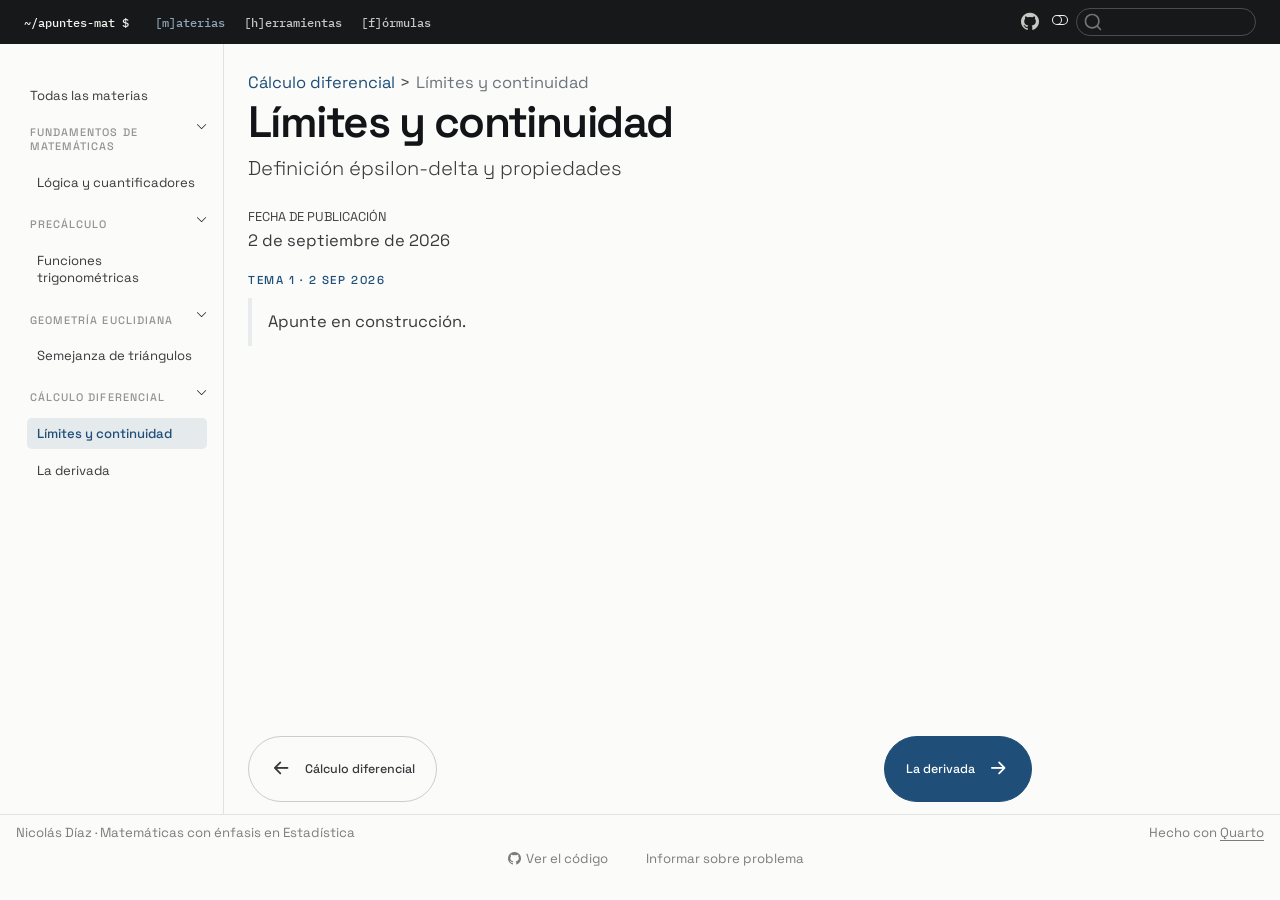
<file: docs/materias/calculo-diferencial/limites-continuidad.html>
<!DOCTYPE html>
<html xmlns="http://www.w3.org/1999/xhtml" lang="es" xml:lang="es"><head>

<meta charset="utf-8">
<meta name="generator" content="quarto-1.10.18">

<meta name="viewport" content="width=device-width, initial-scale=1.0, user-scalable=yes">


<title>Límites y continuidad – apuntes-mat</title>
<style>
/* Default styles provided by pandoc.
** See https://pandoc.org/MANUAL.html#variables-for-html for config info.
*/
span.smallcaps{font-variant: small-caps;}
div.columns{display: flex; gap: 1.5em;}
div.column{flex: auto;}
@media screen {
div.columns{gap: min(4vw, 1.5em);}
div.column{overflow-x: auto;}
}
div.hanging-indent{margin-left: 1.5em; text-indent: -1.5em;}
ul.task-list{list-style: none;}
ul.task-list li input[type="checkbox"] {
  width: 0.8em;
  margin: 0 0.8em 0.2em -1em; /* quarto-specific, see https://github.com/quarto-dev/quarto-cli/issues/4556 */ 
  vertical-align: middle;
}
</style>


<script src="../../site_libs/quarto-nav/quarto-nav.js"></script>
<script src="../../site_libs/quarto-nav/headroom.min.js"></script>
<script src="../../site_libs/clipboard/clipboard.min.js"></script>
<script src="../../site_libs/quarto-search/autocomplete.umd.js"></script>
<script src="../../site_libs/quarto-search/fuse.min.js"></script>
<script src="../../site_libs/quarto-search/quarto-search.js"></script>
<meta name="quarto:offset" content="../../">
<link href="../../materias/calculo-diferencial/derivada.html" rel="next">
<link href="../../materias/calculo-diferencial/index.html" rel="prev">
<script src="../../site_libs/quarto-html/quarto.js" type="module"></script>
<script src="../../site_libs/quarto-html/tabsets/tabsets.js" type="module"></script>
<script src="../../site_libs/quarto-html/popper.min.js"></script>
<script src="../../site_libs/quarto-html/tippy.umd.min.js"></script>
<script src="../../site_libs/quarto-html/anchor.min.js"></script>
<link href="../../site_libs/quarto-html/tippy.css" rel="stylesheet">
<link href="../../site_libs/quarto-html/quarto-syntax-highlighting-e3d49bfdd4c477eae19e2688220a24bb.css" rel="stylesheet" class="quarto-color-scheme" id="quarto-text-highlighting-styles">
<link href="../../site_libs/quarto-html/quarto-syntax-highlighting-dark-e3d49bfdd4c477eae19e2688220a24bb.css" rel="stylesheet" class="quarto-color-scheme quarto-color-alternate" id="quarto-text-highlighting-styles">
<link href="../../site_libs/quarto-html/quarto-syntax-highlighting-e3d49bfdd4c477eae19e2688220a24bb.css" rel="stylesheet" class="quarto-color-scheme-extra" id="quarto-text-highlighting-styles">
<script src="../../site_libs/bootstrap/bootstrap.min.js"></script>
<link href="../../site_libs/bootstrap/bootstrap-icons.css" rel="stylesheet">
<link href="../../site_libs/bootstrap/bootstrap-d9cddd03c5a89ed0842a1244d2f74689.min.css" rel="stylesheet" append-hash="true" class="quarto-color-scheme" id="quarto-bootstrap" data-mode="light">
<link href="../../site_libs/bootstrap/bootstrap-dark-6cac5aac4157d8418581bacaeb537f0b.min.css" rel="stylesheet" append-hash="true" class="quarto-color-scheme quarto-color-alternate" id="quarto-bootstrap" data-mode="dark">
<link href="../../site_libs/bootstrap/bootstrap-d9cddd03c5a89ed0842a1244d2f74689.min.css" rel="stylesheet" append-hash="true" class="quarto-color-scheme-extra" id="quarto-bootstrap" data-mode="light">
<script id="quarto-search-options" type="application/json">{
  "location": "navbar",
  "copy-button": false,
  "collapse-after": 3,
  "panel-placement": "end",
  "type": "textbox",
  "limit": 50,
  "keyboard-shortcut": [
    "f",
    "/",
    "s"
  ],
  "language": {
    "search-no-results-text": "No se han encontrado resultados",
    "search-matching-documents-text": "documentos encontrados",
    "search-copy-link-title": "Copiar el enlace en la búsqueda",
    "search-hide-matches-text": "Ocultar resultados adicionales",
    "search-more-match-text": "resultado adicional en este documento",
    "search-more-matches-text": "resultados adicionales en este documento",
    "search-clear-button-title": "Borrar",
    "search-text-placeholder": "",
    "search-detached-cancel-button-title": "Cancelar",
    "search-submit-button-title": "Enviar",
    "search-label": "Buscar"
  }
}</script>
<link rel="preconnect" href="https://fonts.googleapis.com">
<link rel="preconnect" href="https://fonts.gstatic.com" crossorigin="">
<link href="https://fonts.googleapis.com/css2?family=Newsreader:ital,opsz,wght@0,6..72,300..700;1,6..72,400&amp;family=IBM+Plex+Mono:wght@400;500;600&amp;family=Libre+Franklin:wght@400;500;600;700&amp;family=Space+Grotesk:wght@400;500;600;700&amp;display=swap" rel="stylesheet">


</head>

<body class="nav-sidebar docked nav-fixed quarto-light"><script id="quarto-html-before-body" type="application/javascript">
    const toggleBodyColorMode = (bsSheetEl) => {
      const mode = bsSheetEl.getAttribute("data-mode");
      const bodyEl = window.document.querySelector("body");
      if (mode === "dark") {
        bodyEl.classList.add("quarto-dark");
        bodyEl.classList.remove("quarto-light");
      } else {
        bodyEl.classList.add("quarto-light");
        bodyEl.classList.remove("quarto-dark");
      }
    }
    const toggleBodyColorPrimary = () => {
      const bsSheetEl = window.document.querySelector("link#quarto-bootstrap:not([rel=disabled-stylesheet])");
      if (bsSheetEl) {
        toggleBodyColorMode(bsSheetEl);
      }
    }
    const setColorSchemeToggle = (alternate) => {
      const toggles = window.document.querySelectorAll('.quarto-color-scheme-toggle');
      for (let i=0; i < toggles.length; i++) {
        const toggle = toggles[i];
        if (toggle) {
          if (alternate) {
            toggle.classList.add("alternate");
          } else {
            toggle.classList.remove("alternate");
          }
        }
      }
    };
    const toggleColorMode = (alternate) => {
      // Switch the stylesheets
      const primaryStylesheets = window.document.querySelectorAll('link.quarto-color-scheme:not(.quarto-color-alternate)');
      const alternateStylesheets = window.document.querySelectorAll('link.quarto-color-scheme.quarto-color-alternate');
      manageTransitions('#quarto-margin-sidebar .nav-link', false);
      if (alternate) {
        // note: dark is layered on light, we don't disable primary!
        enableStylesheet(alternateStylesheets);
        for (const sheetNode of alternateStylesheets) {
          if (sheetNode.id === "quarto-bootstrap") {
            toggleBodyColorMode(sheetNode);
          }
        }
      } else {
        disableStylesheet(alternateStylesheets);
        enableStylesheet(primaryStylesheets)
        toggleBodyColorPrimary();
      }
      manageTransitions('#quarto-margin-sidebar .nav-link', true);
      // Switch the toggles
      setColorSchemeToggle(alternate)
      // Hack to workaround the fact that safari doesn't
      // properly recolor the scrollbar when toggling (#1455)
      if (navigator.userAgent.indexOf('Safari') > 0 && navigator.userAgent.indexOf('Chrome') == -1) {
        manageTransitions("body", false);
        window.scrollTo(0, 1);
        setTimeout(() => {
          window.scrollTo(0, 0);
          manageTransitions("body", true);
        }, 40);
      }
    }
    const disableStylesheet = (stylesheets) => {
      for (let i=0; i < stylesheets.length; i++) {
        const stylesheet = stylesheets[i];
        stylesheet.rel = 'disabled-stylesheet';
      }
    }
    const enableStylesheet = (stylesheets) => {
      for (let i=0; i < stylesheets.length; i++) {
        const stylesheet = stylesheets[i];
        if(stylesheet.rel !== 'stylesheet') { // for Chrome, which will still FOUC without this check
          stylesheet.rel = 'stylesheet';
        }
      }
    }
    const manageTransitions = (selector, allowTransitions) => {
      const els = window.document.querySelectorAll(selector);
      for (let i=0; i < els.length; i++) {
        const el = els[i];
        if (allowTransitions) {
          el.classList.remove('notransition');
        } else {
          el.classList.add('notransition');
        }
      }
    }
    const isFileUrl = () => {
      return window.location.protocol === 'file:';
    }
    const hasAlternateSentinel = () => {
      let styleSentinel = getColorSchemeSentinel();
      if (styleSentinel !== null) {
        return styleSentinel === "alternate";
      } else {
        return false;
      }
    }
    const setStyleSentinel = (alternate) => {
      const value = alternate ? "alternate" : "default";
      if (!isFileUrl()) {
        window.localStorage.setItem("quarto-color-scheme", value);
      } else {
        localAlternateSentinel = value;
      }
    }
    const getColorSchemeSentinel = () => {
      if (!isFileUrl()) {
        const storageValue = window.localStorage.getItem("quarto-color-scheme");
        return storageValue != null ? storageValue : localAlternateSentinel;
      } else {
        return localAlternateSentinel;
      }
    }
    const toggleGiscusIfUsed = (isAlternate, darkModeDefault) => {
      const baseTheme = document.querySelector('#giscus-base-theme')?.value ?? 'light';
      const alternateTheme = document.querySelector('#giscus-alt-theme')?.value ?? 'dark';
      let newTheme = '';
      if(authorPrefersDark) {
        newTheme = isAlternate ? baseTheme : alternateTheme;
      } else {
        newTheme = isAlternate ? alternateTheme : baseTheme;
      }
      const changeGiscusTheme = () => {
        // From: https://github.com/giscus/giscus/issues/336
        const sendMessage = (message) => {
          const iframe = document.querySelector('iframe.giscus-frame');
          if (!iframe) return;
          iframe.contentWindow.postMessage({ giscus: message }, 'https://giscus.app');
        }
        sendMessage({
          setConfig: {
            theme: newTheme
          }
        });
      }
      const isGiscussLoaded = window.document.querySelector('iframe.giscus-frame') !== null;
      if (isGiscussLoaded) {
        changeGiscusTheme();
      }
    };
    const authorPrefersDark = false;
    const darkModeDefault = authorPrefersDark;
      document.querySelector('link#quarto-text-highlighting-styles.quarto-color-scheme-extra').rel = 'disabled-stylesheet';
      document.querySelector('link#quarto-bootstrap.quarto-color-scheme-extra').rel = 'disabled-stylesheet';
    let localAlternateSentinel = darkModeDefault ? 'alternate' : 'default';
    // Dark / light mode switch
    window.quartoToggleColorScheme = () => {
      // Read the current dark / light value
      let toAlternate = !hasAlternateSentinel();
      toggleColorMode(toAlternate);
      setStyleSentinel(toAlternate);
      toggleGiscusIfUsed(toAlternate, darkModeDefault);
      window.dispatchEvent(new Event('resize'));
    };
    // Switch to dark mode if need be
    if (hasAlternateSentinel()) {
      toggleColorMode(true);
    } else {
      toggleColorMode(false);
    }
  </script>

<div id="quarto-search-results"></div>
  <header id="quarto-header" class="headroom fixed-top">
    <nav class="navbar navbar-expand-lg " data-bs-theme="dark">
      <div class="navbar-container container-fluid">
      <div class="navbar-brand-container mx-auto">
    <a class="navbar-brand" href="../../index.html">
    <span class="navbar-title">~/apuntes-mat $</span>
    </a>
  </div>
            <div id="quarto-search" class="" title="Buscar"></div>
          <button class="navbar-toggler" type="button" data-bs-toggle="collapse" data-bs-target="#navbarCollapse" aria-controls="navbarCollapse" role="menu" aria-expanded="false" aria-label="Navegación de palanca" onclick="if (window.quartoToggleHeadroom) { window.quartoToggleHeadroom(); }">
  <span class="navbar-toggler-icon"></span>
</button>
          <div class="collapse navbar-collapse" id="navbarCollapse">
            <ul class="navbar-nav navbar-nav-scroll me-auto">
  <li class="nav-item">
    <a class="nav-link active" href="../../materias/index.html" aria-current="page"> 
<span class="menu-text">[m]aterias</span></a>
  </li>  
  <li class="nav-item">
    <a class="nav-link" href="../../herramientas/index.html"> 
<span class="menu-text">[h]erramientas</span></a>
  </li>  
  <li class="nav-item">
    <a class="nav-link" href="../../formulas/index.html"> 
<span class="menu-text">[f]órmulas</span></a>
  </li>  
</ul>
            <ul class="navbar-nav navbar-nav-scroll ms-auto">
  <li class="nav-item compact">
    <a class="nav-link" href="https://github.com/nfdiazg8/apuntes-mat"> <i class="bi bi-github" role="img" aria-label="Repositorio en GitHub">
</i> 
<span class="menu-text"></span></a>
  </li>  
</ul>
          </div> <!-- /navcollapse -->
            <div class="quarto-navbar-tools">
  <a href="" class="quarto-color-scheme-toggle quarto-navigation-tool  px-1" onclick="window.quartoToggleColorScheme(); return false;" title="Alternar modo oscuro"><i class="bi"></i></a>
</div>
      </div> <!-- /container-fluid -->
    </nav>
  <nav class="quarto-secondary-nav">
    <div class="container-fluid d-flex">
      <button type="button" class="quarto-btn-toggle btn" data-bs-toggle="collapse" role="button" data-bs-target=".quarto-sidebar-collapse-item" aria-controls="quarto-sidebar" aria-expanded="false" aria-label="Alternar barra lateral" onclick="if (window.quartoToggleHeadroom) { window.quartoToggleHeadroom(); }">
        <i class="bi bi-layout-text-sidebar-reverse"></i>
      </button>
        <nav class="quarto-page-breadcrumbs" aria-label="breadcrumb"><ol class="breadcrumb"><li class="breadcrumb-item"><a href="../../materias/calculo-diferencial/index.html">Cálculo diferencial</a></li><li class="breadcrumb-item"><a href="../../materias/calculo-diferencial/limites-continuidad.html">Límites y continuidad</a></li></ol></nav>
        <a class="flex-grow-1" role="navigation" data-bs-toggle="collapse" data-bs-target=".quarto-sidebar-collapse-item" aria-controls="quarto-sidebar" aria-expanded="false" aria-label="Alternar barra lateral" onclick="if (window.quartoToggleHeadroom) { window.quartoToggleHeadroom(); }">      
        </a>
    </div>
  </nav>
</header>
<!-- content -->
<div id="quarto-content" class="quarto-container page-columns page-rows-contents page-layout-article page-navbar">
<!-- sidebar -->
  <nav id="quarto-sidebar" class="sidebar collapse collapse-horizontal quarto-sidebar-collapse-item sidebar-navigation docked overflow-auto">
    <div class="sidebar-menu-container"> 
    <ul class="list-unstyled mt-1">
        <li class="sidebar-item">
  <div class="sidebar-item-container"> 
  <a href="../../materias/index.html" class="sidebar-item-text sidebar-link">
 <span class="menu-text">Todas las materias</span></a>
  </div>
</li>
        <li class="sidebar-item sidebar-item-section">
      <div class="sidebar-item-container"> 
            <a href="../../materias/fundamentos/index.html" class="sidebar-item-text sidebar-link">
 <span class="menu-text">Fundamentos de matemáticas</span></a>
          <a class="sidebar-item-toggle text-start" data-bs-toggle="collapse" data-bs-target="#quarto-sidebar-section-1" role="navigation" aria-expanded="true" aria-label="Alternar sección">
            <i class="bi bi-chevron-right ms-2"></i>
          </a> 
      </div>
      <ul id="quarto-sidebar-section-1" class="collapse list-unstyled sidebar-section depth1 show">  
          <li class="sidebar-item">
  <div class="sidebar-item-container"> 
  <a href="../../materias/fundamentos/logica-cuantificadores.html" class="sidebar-item-text sidebar-link">
 <span class="menu-text">Lógica y cuantificadores</span></a>
  </div>
</li>
      </ul>
  </li>
        <li class="sidebar-item sidebar-item-section">
      <div class="sidebar-item-container"> 
            <a href="../../materias/precalculo/index.html" class="sidebar-item-text sidebar-link">
 <span class="menu-text">Precálculo</span></a>
          <a class="sidebar-item-toggle text-start" data-bs-toggle="collapse" data-bs-target="#quarto-sidebar-section-2" role="navigation" aria-expanded="true" aria-label="Alternar sección">
            <i class="bi bi-chevron-right ms-2"></i>
          </a> 
      </div>
      <ul id="quarto-sidebar-section-2" class="collapse list-unstyled sidebar-section depth1 show">  
          <li class="sidebar-item">
  <div class="sidebar-item-container"> 
  <a href="../../materias/precalculo/funciones-trig.html" class="sidebar-item-text sidebar-link">
 <span class="menu-text">Funciones trigonométricas</span></a>
  </div>
</li>
      </ul>
  </li>
        <li class="sidebar-item sidebar-item-section">
      <div class="sidebar-item-container"> 
            <a href="../../materias/geometria-euclidiana/index.html" class="sidebar-item-text sidebar-link">
 <span class="menu-text">Geometría euclidiana</span></a>
          <a class="sidebar-item-toggle text-start" data-bs-toggle="collapse" data-bs-target="#quarto-sidebar-section-3" role="navigation" aria-expanded="true" aria-label="Alternar sección">
            <i class="bi bi-chevron-right ms-2"></i>
          </a> 
      </div>
      <ul id="quarto-sidebar-section-3" class="collapse list-unstyled sidebar-section depth1 show">  
          <li class="sidebar-item">
  <div class="sidebar-item-container"> 
  <a href="../../materias/geometria-euclidiana/semejanza-triangulos.html" class="sidebar-item-text sidebar-link">
 <span class="menu-text">Semejanza de triángulos</span></a>
  </div>
</li>
      </ul>
  </li>
        <li class="sidebar-item sidebar-item-section">
      <div class="sidebar-item-container"> 
            <a href="../../materias/calculo-diferencial/index.html" class="sidebar-item-text sidebar-link">
 <span class="menu-text">Cálculo diferencial</span></a>
          <a class="sidebar-item-toggle text-start" data-bs-toggle="collapse" data-bs-target="#quarto-sidebar-section-4" role="navigation" aria-expanded="true" aria-label="Alternar sección">
            <i class="bi bi-chevron-right ms-2"></i>
          </a> 
      </div>
      <ul id="quarto-sidebar-section-4" class="collapse list-unstyled sidebar-section depth1 show">  
          <li class="sidebar-item">
  <div class="sidebar-item-container"> 
  <a href="../../materias/calculo-diferencial/limites-continuidad.html" class="sidebar-item-text sidebar-link active">
 <span class="menu-text">Límites y continuidad</span></a>
  </div>
</li>
          <li class="sidebar-item">
  <div class="sidebar-item-container"> 
  <a href="../../materias/calculo-diferencial/derivada.html" class="sidebar-item-text sidebar-link">
 <span class="menu-text">La derivada</span></a>
  </div>
</li>
      </ul>
  </li>
    </ul>
    </div>
</nav>
<div id="quarto-sidebar-glass" class="quarto-sidebar-collapse-item" data-bs-toggle="collapse" data-bs-target=".quarto-sidebar-collapse-item"></div>
<!-- margin-sidebar -->
    <div id="quarto-margin-sidebar" class="sidebar margin-sidebar zindex-bottom">
        
    </div>
<!-- main -->
<main class="content" id="quarto-document-content">


<header id="title-block-header" class="quarto-title-block default"><nav class="quarto-page-breadcrumbs quarto-title-breadcrumbs d-none d-lg-block" aria-label="breadcrumb"><ol class="breadcrumb"><li class="breadcrumb-item"><a href="../../materias/calculo-diferencial/index.html">Cálculo diferencial</a></li><li class="breadcrumb-item"><a href="../../materias/calculo-diferencial/limites-continuidad.html">Límites y continuidad</a></li></ol></nav>
<div class="quarto-title">
<h1 class="title">Límites y continuidad</h1>
<p class="subtitle lead">Definición épsilon-delta y propiedades</p>
</div>



<div class="quarto-title-meta">

    
    <div>
    <div class="quarto-title-meta-heading">Fecha de publicación</div>
    <div class="quarto-title-meta-contents">
      <p class="date">2 de septiembre de 2026</p>
    </div>
  </div>
  
    
  </div>
  


</header>


<div class="kicker">
<p>Tema 1 · 2 sep 2026</p>
</div>
<blockquote class="blockquote">
<p>Apunte en construcción.</p>
</blockquote>



</main> <!-- /main -->
<script id="quarto-html-after-body" type="application/javascript">
  window.document.addEventListener("DOMContentLoaded", function (event) {
    // Ensure there is a toggle, if there isn't float one in the top right
    if (window.document.querySelector('.quarto-color-scheme-toggle') === null) {
      const a = window.document.createElement('a');
      a.classList.add('top-right');
      a.classList.add('quarto-color-scheme-toggle');
      a.href = "";
      a.onclick = function() { try { window.quartoToggleColorScheme(); } catch {} return false; };
      const i = window.document.createElement("i");
      i.classList.add('bi');
      a.appendChild(i);
      window.document.body.appendChild(a);
    }
    setColorSchemeToggle(hasAlternateSentinel())
    const icon = "";
    const anchorJS = new window.AnchorJS();
    anchorJS.options = {
      placement: 'right',
      icon: icon
    };
    anchorJS.add('.anchored');
    const isCodeAnnotation = (el) => {
      for (const clz of el.classList) {
        if (clz.startsWith('code-annotation-')) {                     
          return true;
        }
      }
      return false;
    }
    const onCopySuccess = function(e) {
      // button target
      const button = e.trigger;
      // don't keep focus
      button.blur();
      // flash "checked"
      button.classList.add('code-copy-button-checked');
      var currentTitle = button.getAttribute("title");
      button.setAttribute("title", "Copiado");
      let tooltip;
      if (window.bootstrap) {
        button.setAttribute("data-bs-toggle", "tooltip");
        button.setAttribute("data-bs-placement", "left");
        button.setAttribute("data-bs-title", "Copiado");
        tooltip = new bootstrap.Tooltip(button, 
          { trigger: "manual", 
            customClass: "code-copy-button-tooltip",
            offset: [0, -8]});
        tooltip.show();    
      }
      setTimeout(function() {
        if (tooltip) {
          tooltip.hide();
          button.removeAttribute("data-bs-title");
          button.removeAttribute("data-bs-toggle");
          button.removeAttribute("data-bs-placement");
        }
        button.setAttribute("title", currentTitle);
        button.classList.remove('code-copy-button-checked');
      }, 1000);
      // clear code selection
      e.clearSelection();
    }
    const getTextToCopy = function(trigger) {
      const outerScaffold = trigger.parentElement.cloneNode(true);
      const codeEl = outerScaffold.querySelector('code');
      for (const childEl of codeEl.children) {
        if (isCodeAnnotation(childEl)) {
          childEl.remove();
        }
      }
      return codeEl.innerText;
    }
    const clipboard = new window.ClipboardJS('.code-copy-button:not([data-in-quarto-modal])', {
      text: getTextToCopy
    });
    clipboard.on('success', onCopySuccess);
    if (window.document.getElementById('quarto-embedded-source-code-modal')) {
      const clipboardModal = new window.ClipboardJS('.code-copy-button[data-in-quarto-modal]', {
        text: getTextToCopy,
        container: window.document.getElementById('quarto-embedded-source-code-modal')
      });
      clipboardModal.on('success', onCopySuccess);
    }
      var localhostRegex = new RegExp(/^(?:http|https):\/\/localhost\:?[0-9]*\//);
      var mailtoRegex = new RegExp(/^mailto:/);
        var filterRegex = new RegExp("https:\/\/nfdiazg8\.github\.io\/apuntes-mat");
      var isInternal = (href) => {
          return filterRegex.test(href) || localhostRegex.test(href) || mailtoRegex.test(href);
      }
      // Inspect non-navigation links and adorn them if external
     var links = window.document.querySelectorAll('a[href]:not(.nav-link):not(.navbar-brand):not(.toc-action):not(.sidebar-link):not(.sidebar-item-toggle):not(.pagination-link):not(.no-external):not([aria-hidden]):not(.dropdown-item):not(.quarto-navigation-tool):not(.about-link)');
      for (var i=0; i<links.length; i++) {
        const link = links[i];
        if (!isInternal(link.href)) {
          // undo the damage that might have been done by quarto-nav.js in the case of
          // links that we want to consider external
          if (link.dataset.originalHref !== undefined) {
            link.href = link.dataset.originalHref;
          }
            // target, if specified
            link.setAttribute("target", "_blank");
            if (link.getAttribute("rel") === null) {
              link.setAttribute("rel", "noopener");
            }
        }
      }
    function tippyHover(el, contentFn, onTriggerFn, onUntriggerFn) {
      const config = {
        allowHTML: true,
        maxWidth: 500,
        delay: 100,
        arrow: false,
        appendTo: function(el) {
            return el.parentElement;
        },
        interactive: true,
        interactiveBorder: 10,
        theme: 'quarto',
        placement: 'bottom-start',
      };
      if (contentFn) {
        config.content = contentFn;
      }
      if (onTriggerFn) {
        config.onTrigger = onTriggerFn;
      }
      if (onUntriggerFn) {
        config.onUntrigger = onUntriggerFn;
      }
      window.tippy(el, config); 
    }
    const noterefs = window.document.querySelectorAll('a[role="doc-noteref"]');
    for (var i=0; i<noterefs.length; i++) {
      const ref = noterefs[i];
      tippyHover(ref, function() {
        // use id or data attribute instead here
        let href = ref.getAttribute('data-footnote-href') || ref.getAttribute('href');
        try { href = new URL(href).hash; } catch {}
        const id = href.replace(/^#\/?/, "");
        const note = window.document.getElementById(id);
        if (note) {
          return note.innerHTML;
        } else {
          return "";
        }
      });
    }
    const xrefs = window.document.querySelectorAll('a.quarto-xref');
    const processXRef = (id, note) => {
      // Strip column container classes
      const stripColumnClz = (el) => {
        el.classList.remove("page-full", "page-columns");
        if (el.children) {
          for (const child of el.children) {
            stripColumnClz(child);
          }
        }
      }
      stripColumnClz(note)
      if (id === null || id.startsWith('sec-')) {
        // Special case sections, only their first couple elements
        const container = document.createElement("div");
        if (note.children && note.children.length > 2) {
          container.appendChild(note.children[0].cloneNode(true));
          for (let i = 1; i < note.children.length; i++) {
            const child = note.children[i];
            if (child.tagName === "P" && child.innerText === "") {
              continue;
            } else {
              container.appendChild(child.cloneNode(true));
              break;
            }
          }
          if (window.Quarto?.typesetMath) {
            window.Quarto.typesetMath(container);
          }
          return container.innerHTML
        } else {
          if (window.Quarto?.typesetMath) {
            window.Quarto.typesetMath(note);
          }
          return note.innerHTML;
        }
      } else {
        // Remove any anchor links if they are present
        const anchorLink = note.querySelector('a.anchorjs-link');
        if (anchorLink) {
          anchorLink.remove();
        }
        if (window.Quarto?.typesetMath) {
          window.Quarto.typesetMath(note);
        }
        if (note.classList.contains("callout")) {
          return note.outerHTML;
        } else {
          return note.innerHTML;
        }
      }
    }
    for (var i=0; i<xrefs.length; i++) {
      const xref = xrefs[i];
      tippyHover(xref, undefined, function(instance) {
        instance.disable();
        let url = xref.getAttribute('href');
        let hash = undefined; 
        if (url.startsWith('#')) {
          hash = url;
        } else {
          try { hash = new URL(url).hash; } catch {}
        }
        if (hash) {
          const id = hash.replace(/^#\/?/, "");
          const note = window.document.getElementById(id);
          if (note !== null) {
            try {
              const html = processXRef(id, note.cloneNode(true));
              instance.setContent(html);
            } finally {
              instance.enable();
              instance.show();
            }
          } else {
            // See if we can fetch this
            fetch(url.split('#')[0])
            .then(res => res.text())
            .then(html => {
              const parser = new DOMParser();
              const htmlDoc = parser.parseFromString(html, "text/html");
              const note = htmlDoc.getElementById(id);
              if (note !== null) {
                const html = processXRef(id, note);
                instance.setContent(html);
              } 
            }).finally(() => {
              instance.enable();
              instance.show();
            });
          }
        } else {
          // See if we can fetch a full url (with no hash to target)
          // This is a special case and we should probably do some content thinning / targeting
          fetch(url)
          .then(res => res.text())
          .then(html => {
            const parser = new DOMParser();
            const htmlDoc = parser.parseFromString(html, "text/html");
            const note = htmlDoc.querySelector('main.content');
            if (note !== null) {
              // This should only happen for chapter cross references
              // (since there is no id in the URL)
              // remove the first header
              if (note.children.length > 0 && note.children[0].tagName === "HEADER") {
                note.children[0].remove();
              }
              const html = processXRef(null, note);
              instance.setContent(html);
            } 
          }).finally(() => {
            instance.enable();
            instance.show();
          });
        }
      }, function(instance) {
      });
    }
        let selectedAnnoteEl;
        const selectorForAnnotation = ( cell, annotation) => {
          let cellAttr = 'data-code-cell="' + cell + '"';
          let lineAttr = 'data-code-annotation="' +  annotation + '"';
          const selector = 'span[' + cellAttr + '][' + lineAttr + ']';
          return selector;
        }
        const selectCodeLines = (annoteEl) => {
          const doc = window.document;
          const targetCell = annoteEl.getAttribute("data-target-cell");
          const targetAnnotation = annoteEl.getAttribute("data-target-annotation");
          const annoteSpan = window.document.querySelector(selectorForAnnotation(targetCell, targetAnnotation));
          const lines = annoteSpan.getAttribute("data-code-lines").split(",");
          const lineIds = lines.map((line) => {
            return targetCell + "-" + line;
          })
          let top = null;
          let height = null;
          let parent = null;
          if (lineIds.length > 0) {
              //compute the position of the single el (top and bottom and make a div)
              const el = window.document.getElementById(lineIds[0]);
              top = el.offsetTop;
              height = el.offsetHeight;
              parent = el.parentElement.parentElement;
            if (lineIds.length > 1) {
              const lastEl = window.document.getElementById(lineIds[lineIds.length - 1]);
              const bottom = lastEl.offsetTop + lastEl.offsetHeight;
              height = bottom - top;
            }
            if (top !== null && height !== null && parent !== null) {
              // cook up a div (if necessary) and position it 
              let div = window.document.getElementById("code-annotation-line-highlight");
              if (div === null) {
                div = window.document.createElement("div");
                div.setAttribute("id", "code-annotation-line-highlight");
                div.style.position = 'absolute';
                parent.appendChild(div);
              }
              div.style.top = top - 2 + "px";
              div.style.height = height + 4 + "px";
              div.style.left = 0;
              let gutterDiv = window.document.getElementById("code-annotation-line-highlight-gutter");
              if (gutterDiv === null) {
                gutterDiv = window.document.createElement("div");
                gutterDiv.setAttribute("id", "code-annotation-line-highlight-gutter");
                gutterDiv.style.position = 'absolute';
                const codeCell = window.document.getElementById(targetCell);
                const gutter = codeCell.querySelector('.code-annotation-gutter');
                gutter.appendChild(gutterDiv);
              }
              gutterDiv.style.top = top - 2 + "px";
              gutterDiv.style.height = height + 4 + "px";
            }
            selectedAnnoteEl = annoteEl;
          }
        };
        const unselectCodeLines = () => {
          const elementsIds = ["code-annotation-line-highlight", "code-annotation-line-highlight-gutter"];
          elementsIds.forEach((elId) => {
            const div = window.document.getElementById(elId);
            if (div) {
              div.remove();
            }
          });
          selectedAnnoteEl = undefined;
        };
          // Handle positioning of the toggle
      window.addEventListener(
        "resize",
        throttle(() => {
          elRect = undefined;
          if (selectedAnnoteEl) {
            selectCodeLines(selectedAnnoteEl);
          }
        }, 10)
      );
      function throttle(fn, ms) {
      let throttle = false;
      let timer;
        return (...args) => {
          if(!throttle) { // first call gets through
              fn.apply(this, args);
              throttle = true;
          } else { // all the others get throttled
              if(timer) clearTimeout(timer); // cancel #2
              timer = setTimeout(() => {
                fn.apply(this, args);
                timer = throttle = false;
              }, ms);
          }
        };
      }
        // Attach click handler to the DT
        const annoteDls = window.document.querySelectorAll('dt[data-target-cell]');
        for (const annoteDlNode of annoteDls) {
          annoteDlNode.addEventListener('click', (event) => {
            const clickedEl = event.target;
            if (clickedEl !== selectedAnnoteEl) {
              unselectCodeLines();
              const activeEl = window.document.querySelector('dt[data-target-cell].code-annotation-active');
              if (activeEl) {
                activeEl.classList.remove('code-annotation-active');
              }
              selectCodeLines(clickedEl);
              clickedEl.classList.add('code-annotation-active');
            } else {
              // Unselect the line
              unselectCodeLines();
              clickedEl.classList.remove('code-annotation-active');
            }
          });
        }
    const findCites = (el) => {
      const parentEl = el.parentElement;
      if (parentEl) {
        const cites = parentEl.dataset.cites;
        if (cites) {
          return {
            el,
            cites: cites.split(' ')
          };
        } else {
          return findCites(el.parentElement)
        }
      } else {
        return undefined;
      }
    };
    var bibliorefs = window.document.querySelectorAll('a[role="doc-biblioref"]');
    for (var i=0; i<bibliorefs.length; i++) {
      const ref = bibliorefs[i];
      const citeInfo = findCites(ref);
      if (citeInfo) {
        tippyHover(citeInfo.el, function() {
          var popup = window.document.createElement('div');
          citeInfo.cites.forEach(function(cite) {
            var citeDiv = window.document.createElement('div');
            citeDiv.classList.add('hanging-indent');
            citeDiv.classList.add('csl-entry');
            var biblioDiv = window.document.getElementById('ref-' + cite);
            if (biblioDiv) {
              citeDiv.innerHTML = biblioDiv.innerHTML;
            }
            popup.appendChild(citeDiv);
          });
          return popup.innerHTML;
        });
      }
    }
  });
  </script>
<nav class="page-navigation">
  <div class="nav-page nav-page-previous">
      <a href="../../materias/calculo-diferencial/index.html" class="pagination-link" aria-label="Cálculo diferencial">
        <i class="bi bi-arrow-left-short"></i> <span class="nav-page-text">Cálculo diferencial</span>
      </a>          
  </div>
  <div class="nav-page nav-page-next">
      <a href="../../materias/calculo-diferencial/derivada.html" class="pagination-link" aria-label="La derivada">
        <span class="nav-page-text">La derivada</span> <i class="bi bi-arrow-right-short"></i>
      </a>
  </div>
</nav>
</div> <!-- /content -->
<footer class="footer">
  <div class="nav-footer">
    <div class="nav-footer-left">
<p>Nicolás Díaz · Matemáticas con énfasis en Estadística</p>
</div>   
    <div class="nav-footer-center">
      &nbsp;
    <div class="toc-actions"><ul><li><a href="https://github.com/nfdiazg8/apuntes-mat/blob/main/materias/calculo-diferencial/limites-continuidad.qmd" class="toc-action"><i class="bi bi-github"></i>Ver el código</a></li><li><a href="https://github.com/nfdiazg8/apuntes-mat/issues/new" class="toc-action"><i class="bi empty"></i>Informar sobre problema</a></li></ul></div></div>
    <div class="nav-footer-right">
<p>Hecho con <a href="https://quarto.org">Quarto</a></p>
</div>
  </div>
</footer>




</body></html>
</file>
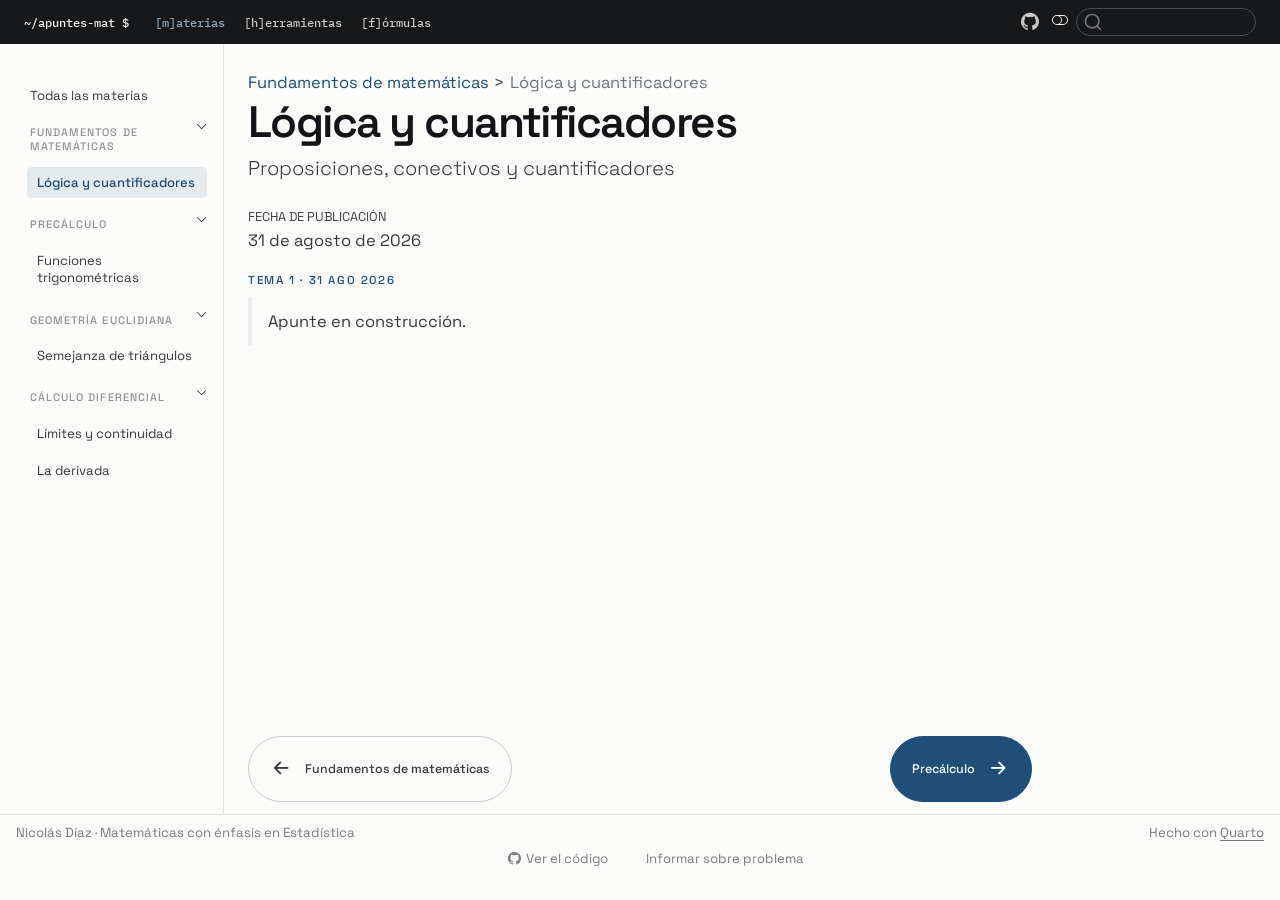
<file: docs/materias/fundamentos/logica-cuantificadores.html>
<!DOCTYPE html>
<html xmlns="http://www.w3.org/1999/xhtml" lang="es" xml:lang="es"><head>

<meta charset="utf-8">
<meta name="generator" content="quarto-1.10.18">

<meta name="viewport" content="width=device-width, initial-scale=1.0, user-scalable=yes">


<title>Lógica y cuantificadores – apuntes-mat</title>
<style>
/* Default styles provided by pandoc.
** See https://pandoc.org/MANUAL.html#variables-for-html for config info.
*/
span.smallcaps{font-variant: small-caps;}
div.columns{display: flex; gap: 1.5em;}
div.column{flex: auto;}
@media screen {
div.columns{gap: min(4vw, 1.5em);}
div.column{overflow-x: auto;}
}
div.hanging-indent{margin-left: 1.5em; text-indent: -1.5em;}
ul.task-list{list-style: none;}
ul.task-list li input[type="checkbox"] {
  width: 0.8em;
  margin: 0 0.8em 0.2em -1em; /* quarto-specific, see https://github.com/quarto-dev/quarto-cli/issues/4556 */ 
  vertical-align: middle;
}
</style>


<script src="../../site_libs/quarto-nav/quarto-nav.js"></script>
<script src="../../site_libs/quarto-nav/headroom.min.js"></script>
<script src="../../site_libs/clipboard/clipboard.min.js"></script>
<script src="../../site_libs/quarto-search/autocomplete.umd.js"></script>
<script src="../../site_libs/quarto-search/fuse.min.js"></script>
<script src="../../site_libs/quarto-search/quarto-search.js"></script>
<meta name="quarto:offset" content="../../">
<link href="../../materias/precalculo/index.html" rel="next">
<link href="../../materias/fundamentos/index.html" rel="prev">
<script src="../../site_libs/quarto-html/quarto.js" type="module"></script>
<script src="../../site_libs/quarto-html/tabsets/tabsets.js" type="module"></script>
<script src="../../site_libs/quarto-html/popper.min.js"></script>
<script src="../../site_libs/quarto-html/tippy.umd.min.js"></script>
<script src="../../site_libs/quarto-html/anchor.min.js"></script>
<link href="../../site_libs/quarto-html/tippy.css" rel="stylesheet">
<link href="../../site_libs/quarto-html/quarto-syntax-highlighting-e3d49bfdd4c477eae19e2688220a24bb.css" rel="stylesheet" class="quarto-color-scheme" id="quarto-text-highlighting-styles">
<link href="../../site_libs/quarto-html/quarto-syntax-highlighting-dark-e3d49bfdd4c477eae19e2688220a24bb.css" rel="stylesheet" class="quarto-color-scheme quarto-color-alternate" id="quarto-text-highlighting-styles">
<link href="../../site_libs/quarto-html/quarto-syntax-highlighting-e3d49bfdd4c477eae19e2688220a24bb.css" rel="stylesheet" class="quarto-color-scheme-extra" id="quarto-text-highlighting-styles">
<script src="../../site_libs/bootstrap/bootstrap.min.js"></script>
<link href="../../site_libs/bootstrap/bootstrap-icons.css" rel="stylesheet">
<link href="../../site_libs/bootstrap/bootstrap-d9cddd03c5a89ed0842a1244d2f74689.min.css" rel="stylesheet" append-hash="true" class="quarto-color-scheme" id="quarto-bootstrap" data-mode="light">
<link href="../../site_libs/bootstrap/bootstrap-dark-6cac5aac4157d8418581bacaeb537f0b.min.css" rel="stylesheet" append-hash="true" class="quarto-color-scheme quarto-color-alternate" id="quarto-bootstrap" data-mode="dark">
<link href="../../site_libs/bootstrap/bootstrap-d9cddd03c5a89ed0842a1244d2f74689.min.css" rel="stylesheet" append-hash="true" class="quarto-color-scheme-extra" id="quarto-bootstrap" data-mode="light">
<script id="quarto-search-options" type="application/json">{
  "location": "navbar",
  "copy-button": false,
  "collapse-after": 3,
  "panel-placement": "end",
  "type": "textbox",
  "limit": 50,
  "keyboard-shortcut": [
    "f",
    "/",
    "s"
  ],
  "language": {
    "search-no-results-text": "No se han encontrado resultados",
    "search-matching-documents-text": "documentos encontrados",
    "search-copy-link-title": "Copiar el enlace en la búsqueda",
    "search-hide-matches-text": "Ocultar resultados adicionales",
    "search-more-match-text": "resultado adicional en este documento",
    "search-more-matches-text": "resultados adicionales en este documento",
    "search-clear-button-title": "Borrar",
    "search-text-placeholder": "",
    "search-detached-cancel-button-title": "Cancelar",
    "search-submit-button-title": "Enviar",
    "search-label": "Buscar"
  }
}</script>
<link rel="preconnect" href="https://fonts.googleapis.com">
<link rel="preconnect" href="https://fonts.gstatic.com" crossorigin="">
<link href="https://fonts.googleapis.com/css2?family=Newsreader:ital,opsz,wght@0,6..72,300..700;1,6..72,400&amp;family=IBM+Plex+Mono:wght@400;500;600&amp;family=Libre+Franklin:wght@400;500;600;700&amp;family=Space+Grotesk:wght@400;500;600;700&amp;display=swap" rel="stylesheet">


</head>

<body class="nav-sidebar docked nav-fixed quarto-light"><script id="quarto-html-before-body" type="application/javascript">
    const toggleBodyColorMode = (bsSheetEl) => {
      const mode = bsSheetEl.getAttribute("data-mode");
      const bodyEl = window.document.querySelector("body");
      if (mode === "dark") {
        bodyEl.classList.add("quarto-dark");
        bodyEl.classList.remove("quarto-light");
      } else {
        bodyEl.classList.add("quarto-light");
        bodyEl.classList.remove("quarto-dark");
      }
    }
    const toggleBodyColorPrimary = () => {
      const bsSheetEl = window.document.querySelector("link#quarto-bootstrap:not([rel=disabled-stylesheet])");
      if (bsSheetEl) {
        toggleBodyColorMode(bsSheetEl);
      }
    }
    const setColorSchemeToggle = (alternate) => {
      const toggles = window.document.querySelectorAll('.quarto-color-scheme-toggle');
      for (let i=0; i < toggles.length; i++) {
        const toggle = toggles[i];
        if (toggle) {
          if (alternate) {
            toggle.classList.add("alternate");
          } else {
            toggle.classList.remove("alternate");
          }
        }
      }
    };
    const toggleColorMode = (alternate) => {
      // Switch the stylesheets
      const primaryStylesheets = window.document.querySelectorAll('link.quarto-color-scheme:not(.quarto-color-alternate)');
      const alternateStylesheets = window.document.querySelectorAll('link.quarto-color-scheme.quarto-color-alternate');
      manageTransitions('#quarto-margin-sidebar .nav-link', false);
      if (alternate) {
        // note: dark is layered on light, we don't disable primary!
        enableStylesheet(alternateStylesheets);
        for (const sheetNode of alternateStylesheets) {
          if (sheetNode.id === "quarto-bootstrap") {
            toggleBodyColorMode(sheetNode);
          }
        }
      } else {
        disableStylesheet(alternateStylesheets);
        enableStylesheet(primaryStylesheets)
        toggleBodyColorPrimary();
      }
      manageTransitions('#quarto-margin-sidebar .nav-link', true);
      // Switch the toggles
      setColorSchemeToggle(alternate)
      // Hack to workaround the fact that safari doesn't
      // properly recolor the scrollbar when toggling (#1455)
      if (navigator.userAgent.indexOf('Safari') > 0 && navigator.userAgent.indexOf('Chrome') == -1) {
        manageTransitions("body", false);
        window.scrollTo(0, 1);
        setTimeout(() => {
          window.scrollTo(0, 0);
          manageTransitions("body", true);
        }, 40);
      }
    }
    const disableStylesheet = (stylesheets) => {
      for (let i=0; i < stylesheets.length; i++) {
        const stylesheet = stylesheets[i];
        stylesheet.rel = 'disabled-stylesheet';
      }
    }
    const enableStylesheet = (stylesheets) => {
      for (let i=0; i < stylesheets.length; i++) {
        const stylesheet = stylesheets[i];
        if(stylesheet.rel !== 'stylesheet') { // for Chrome, which will still FOUC without this check
          stylesheet.rel = 'stylesheet';
        }
      }
    }
    const manageTransitions = (selector, allowTransitions) => {
      const els = window.document.querySelectorAll(selector);
      for (let i=0; i < els.length; i++) {
        const el = els[i];
        if (allowTransitions) {
          el.classList.remove('notransition');
        } else {
          el.classList.add('notransition');
        }
      }
    }
    const isFileUrl = () => {
      return window.location.protocol === 'file:';
    }
    const hasAlternateSentinel = () => {
      let styleSentinel = getColorSchemeSentinel();
      if (styleSentinel !== null) {
        return styleSentinel === "alternate";
      } else {
        return false;
      }
    }
    const setStyleSentinel = (alternate) => {
      const value = alternate ? "alternate" : "default";
      if (!isFileUrl()) {
        window.localStorage.setItem("quarto-color-scheme", value);
      } else {
        localAlternateSentinel = value;
      }
    }
    const getColorSchemeSentinel = () => {
      if (!isFileUrl()) {
        const storageValue = window.localStorage.getItem("quarto-color-scheme");
        return storageValue != null ? storageValue : localAlternateSentinel;
      } else {
        return localAlternateSentinel;
      }
    }
    const toggleGiscusIfUsed = (isAlternate, darkModeDefault) => {
      const baseTheme = document.querySelector('#giscus-base-theme')?.value ?? 'light';
      const alternateTheme = document.querySelector('#giscus-alt-theme')?.value ?? 'dark';
      let newTheme = '';
      if(authorPrefersDark) {
        newTheme = isAlternate ? baseTheme : alternateTheme;
      } else {
        newTheme = isAlternate ? alternateTheme : baseTheme;
      }
      const changeGiscusTheme = () => {
        // From: https://github.com/giscus/giscus/issues/336
        const sendMessage = (message) => {
          const iframe = document.querySelector('iframe.giscus-frame');
          if (!iframe) return;
          iframe.contentWindow.postMessage({ giscus: message }, 'https://giscus.app');
        }
        sendMessage({
          setConfig: {
            theme: newTheme
          }
        });
      }
      const isGiscussLoaded = window.document.querySelector('iframe.giscus-frame') !== null;
      if (isGiscussLoaded) {
        changeGiscusTheme();
      }
    };
    const authorPrefersDark = false;
    const darkModeDefault = authorPrefersDark;
      document.querySelector('link#quarto-text-highlighting-styles.quarto-color-scheme-extra').rel = 'disabled-stylesheet';
      document.querySelector('link#quarto-bootstrap.quarto-color-scheme-extra').rel = 'disabled-stylesheet';
    let localAlternateSentinel = darkModeDefault ? 'alternate' : 'default';
    // Dark / light mode switch
    window.quartoToggleColorScheme = () => {
      // Read the current dark / light value
      let toAlternate = !hasAlternateSentinel();
      toggleColorMode(toAlternate);
      setStyleSentinel(toAlternate);
      toggleGiscusIfUsed(toAlternate, darkModeDefault);
      window.dispatchEvent(new Event('resize'));
    };
    // Switch to dark mode if need be
    if (hasAlternateSentinel()) {
      toggleColorMode(true);
    } else {
      toggleColorMode(false);
    }
  </script>

<div id="quarto-search-results"></div>
  <header id="quarto-header" class="headroom fixed-top">
    <nav class="navbar navbar-expand-lg " data-bs-theme="dark">
      <div class="navbar-container container-fluid">
      <div class="navbar-brand-container mx-auto">
    <a class="navbar-brand" href="../../index.html">
    <span class="navbar-title">~/apuntes-mat $</span>
    </a>
  </div>
            <div id="quarto-search" class="" title="Buscar"></div>
          <button class="navbar-toggler" type="button" data-bs-toggle="collapse" data-bs-target="#navbarCollapse" aria-controls="navbarCollapse" role="menu" aria-expanded="false" aria-label="Navegación de palanca" onclick="if (window.quartoToggleHeadroom) { window.quartoToggleHeadroom(); }">
  <span class="navbar-toggler-icon"></span>
</button>
          <div class="collapse navbar-collapse" id="navbarCollapse">
            <ul class="navbar-nav navbar-nav-scroll me-auto">
  <li class="nav-item">
    <a class="nav-link active" href="../../materias/index.html" aria-current="page"> 
<span class="menu-text">[m]aterias</span></a>
  </li>  
  <li class="nav-item">
    <a class="nav-link" href="../../herramientas/index.html"> 
<span class="menu-text">[h]erramientas</span></a>
  </li>  
  <li class="nav-item">
    <a class="nav-link" href="../../formulas/index.html"> 
<span class="menu-text">[f]órmulas</span></a>
  </li>  
</ul>
            <ul class="navbar-nav navbar-nav-scroll ms-auto">
  <li class="nav-item compact">
    <a class="nav-link" href="https://github.com/nfdiazg8/apuntes-mat"> <i class="bi bi-github" role="img" aria-label="Repositorio en GitHub">
</i> 
<span class="menu-text"></span></a>
  </li>  
</ul>
          </div> <!-- /navcollapse -->
            <div class="quarto-navbar-tools">
  <a href="" class="quarto-color-scheme-toggle quarto-navigation-tool  px-1" onclick="window.quartoToggleColorScheme(); return false;" title="Alternar modo oscuro"><i class="bi"></i></a>
</div>
      </div> <!-- /container-fluid -->
    </nav>
  <nav class="quarto-secondary-nav">
    <div class="container-fluid d-flex">
      <button type="button" class="quarto-btn-toggle btn" data-bs-toggle="collapse" role="button" data-bs-target=".quarto-sidebar-collapse-item" aria-controls="quarto-sidebar" aria-expanded="false" aria-label="Alternar barra lateral" onclick="if (window.quartoToggleHeadroom) { window.quartoToggleHeadroom(); }">
        <i class="bi bi-layout-text-sidebar-reverse"></i>
      </button>
        <nav class="quarto-page-breadcrumbs" aria-label="breadcrumb"><ol class="breadcrumb"><li class="breadcrumb-item"><a href="../../materias/fundamentos/index.html">Fundamentos de matemáticas</a></li><li class="breadcrumb-item"><a href="../../materias/fundamentos/logica-cuantificadores.html">Lógica y cuantificadores</a></li></ol></nav>
        <a class="flex-grow-1" role="navigation" data-bs-toggle="collapse" data-bs-target=".quarto-sidebar-collapse-item" aria-controls="quarto-sidebar" aria-expanded="false" aria-label="Alternar barra lateral" onclick="if (window.quartoToggleHeadroom) { window.quartoToggleHeadroom(); }">      
        </a>
    </div>
  </nav>
</header>
<!-- content -->
<div id="quarto-content" class="quarto-container page-columns page-rows-contents page-layout-article page-navbar">
<!-- sidebar -->
  <nav id="quarto-sidebar" class="sidebar collapse collapse-horizontal quarto-sidebar-collapse-item sidebar-navigation docked overflow-auto">
    <div class="sidebar-menu-container"> 
    <ul class="list-unstyled mt-1">
        <li class="sidebar-item">
  <div class="sidebar-item-container"> 
  <a href="../../materias/index.html" class="sidebar-item-text sidebar-link">
 <span class="menu-text">Todas las materias</span></a>
  </div>
</li>
        <li class="sidebar-item sidebar-item-section">
      <div class="sidebar-item-container"> 
            <a href="../../materias/fundamentos/index.html" class="sidebar-item-text sidebar-link">
 <span class="menu-text">Fundamentos de matemáticas</span></a>
          <a class="sidebar-item-toggle text-start" data-bs-toggle="collapse" data-bs-target="#quarto-sidebar-section-1" role="navigation" aria-expanded="true" aria-label="Alternar sección">
            <i class="bi bi-chevron-right ms-2"></i>
          </a> 
      </div>
      <ul id="quarto-sidebar-section-1" class="collapse list-unstyled sidebar-section depth1 show">  
          <li class="sidebar-item">
  <div class="sidebar-item-container"> 
  <a href="../../materias/fundamentos/logica-cuantificadores.html" class="sidebar-item-text sidebar-link active">
 <span class="menu-text">Lógica y cuantificadores</span></a>
  </div>
</li>
      </ul>
  </li>
        <li class="sidebar-item sidebar-item-section">
      <div class="sidebar-item-container"> 
            <a href="../../materias/precalculo/index.html" class="sidebar-item-text sidebar-link">
 <span class="menu-text">Precálculo</span></a>
          <a class="sidebar-item-toggle text-start" data-bs-toggle="collapse" data-bs-target="#quarto-sidebar-section-2" role="navigation" aria-expanded="true" aria-label="Alternar sección">
            <i class="bi bi-chevron-right ms-2"></i>
          </a> 
      </div>
      <ul id="quarto-sidebar-section-2" class="collapse list-unstyled sidebar-section depth1 show">  
          <li class="sidebar-item">
  <div class="sidebar-item-container"> 
  <a href="../../materias/precalculo/funciones-trig.html" class="sidebar-item-text sidebar-link">
 <span class="menu-text">Funciones trigonométricas</span></a>
  </div>
</li>
      </ul>
  </li>
        <li class="sidebar-item sidebar-item-section">
      <div class="sidebar-item-container"> 
            <a href="../../materias/geometria-euclidiana/index.html" class="sidebar-item-text sidebar-link">
 <span class="menu-text">Geometría euclidiana</span></a>
          <a class="sidebar-item-toggle text-start" data-bs-toggle="collapse" data-bs-target="#quarto-sidebar-section-3" role="navigation" aria-expanded="true" aria-label="Alternar sección">
            <i class="bi bi-chevron-right ms-2"></i>
          </a> 
      </div>
      <ul id="quarto-sidebar-section-3" class="collapse list-unstyled sidebar-section depth1 show">  
          <li class="sidebar-item">
  <div class="sidebar-item-container"> 
  <a href="../../materias/geometria-euclidiana/semejanza-triangulos.html" class="sidebar-item-text sidebar-link">
 <span class="menu-text">Semejanza de triángulos</span></a>
  </div>
</li>
      </ul>
  </li>
        <li class="sidebar-item sidebar-item-section">
      <div class="sidebar-item-container"> 
            <a href="../../materias/calculo-diferencial/index.html" class="sidebar-item-text sidebar-link">
 <span class="menu-text">Cálculo diferencial</span></a>
          <a class="sidebar-item-toggle text-start" data-bs-toggle="collapse" data-bs-target="#quarto-sidebar-section-4" role="navigation" aria-expanded="true" aria-label="Alternar sección">
            <i class="bi bi-chevron-right ms-2"></i>
          </a> 
      </div>
      <ul id="quarto-sidebar-section-4" class="collapse list-unstyled sidebar-section depth1 show">  
          <li class="sidebar-item">
  <div class="sidebar-item-container"> 
  <a href="../../materias/calculo-diferencial/limites-continuidad.html" class="sidebar-item-text sidebar-link">
 <span class="menu-text">Límites y continuidad</span></a>
  </div>
</li>
          <li class="sidebar-item">
  <div class="sidebar-item-container"> 
  <a href="../../materias/calculo-diferencial/derivada.html" class="sidebar-item-text sidebar-link">
 <span class="menu-text">La derivada</span></a>
  </div>
</li>
      </ul>
  </li>
    </ul>
    </div>
</nav>
<div id="quarto-sidebar-glass" class="quarto-sidebar-collapse-item" data-bs-toggle="collapse" data-bs-target=".quarto-sidebar-collapse-item"></div>
<!-- margin-sidebar -->
    <div id="quarto-margin-sidebar" class="sidebar margin-sidebar zindex-bottom">
        
    </div>
<!-- main -->
<main class="content" id="quarto-document-content">


<header id="title-block-header" class="quarto-title-block default"><nav class="quarto-page-breadcrumbs quarto-title-breadcrumbs d-none d-lg-block" aria-label="breadcrumb"><ol class="breadcrumb"><li class="breadcrumb-item"><a href="../../materias/fundamentos/index.html">Fundamentos de matemáticas</a></li><li class="breadcrumb-item"><a href="../../materias/fundamentos/logica-cuantificadores.html">Lógica y cuantificadores</a></li></ol></nav>
<div class="quarto-title">
<h1 class="title">Lógica y cuantificadores</h1>
<p class="subtitle lead">Proposiciones, conectivos y cuantificadores</p>
</div>



<div class="quarto-title-meta">

    
    <div>
    <div class="quarto-title-meta-heading">Fecha de publicación</div>
    <div class="quarto-title-meta-contents">
      <p class="date">31 de agosto de 2026</p>
    </div>
  </div>
  
    
  </div>
  


</header>


<div class="kicker">
<p>Tema 1 · 31 ago 2026</p>
</div>
<blockquote class="blockquote">
<p>Apunte en construcción.</p>
</blockquote>



</main> <!-- /main -->
<script id="quarto-html-after-body" type="application/javascript">
  window.document.addEventListener("DOMContentLoaded", function (event) {
    // Ensure there is a toggle, if there isn't float one in the top right
    if (window.document.querySelector('.quarto-color-scheme-toggle') === null) {
      const a = window.document.createElement('a');
      a.classList.add('top-right');
      a.classList.add('quarto-color-scheme-toggle');
      a.href = "";
      a.onclick = function() { try { window.quartoToggleColorScheme(); } catch {} return false; };
      const i = window.document.createElement("i");
      i.classList.add('bi');
      a.appendChild(i);
      window.document.body.appendChild(a);
    }
    setColorSchemeToggle(hasAlternateSentinel())
    const icon = "";
    const anchorJS = new window.AnchorJS();
    anchorJS.options = {
      placement: 'right',
      icon: icon
    };
    anchorJS.add('.anchored');
    const isCodeAnnotation = (el) => {
      for (const clz of el.classList) {
        if (clz.startsWith('code-annotation-')) {                     
          return true;
        }
      }
      return false;
    }
    const onCopySuccess = function(e) {
      // button target
      const button = e.trigger;
      // don't keep focus
      button.blur();
      // flash "checked"
      button.classList.add('code-copy-button-checked');
      var currentTitle = button.getAttribute("title");
      button.setAttribute("title", "Copiado");
      let tooltip;
      if (window.bootstrap) {
        button.setAttribute("data-bs-toggle", "tooltip");
        button.setAttribute("data-bs-placement", "left");
        button.setAttribute("data-bs-title", "Copiado");
        tooltip = new bootstrap.Tooltip(button, 
          { trigger: "manual", 
            customClass: "code-copy-button-tooltip",
            offset: [0, -8]});
        tooltip.show();    
      }
      setTimeout(function() {
        if (tooltip) {
          tooltip.hide();
          button.removeAttribute("data-bs-title");
          button.removeAttribute("data-bs-toggle");
          button.removeAttribute("data-bs-placement");
        }
        button.setAttribute("title", currentTitle);
        button.classList.remove('code-copy-button-checked');
      }, 1000);
      // clear code selection
      e.clearSelection();
    }
    const getTextToCopy = function(trigger) {
      const outerScaffold = trigger.parentElement.cloneNode(true);
      const codeEl = outerScaffold.querySelector('code');
      for (const childEl of codeEl.children) {
        if (isCodeAnnotation(childEl)) {
          childEl.remove();
        }
      }
      return codeEl.innerText;
    }
    const clipboard = new window.ClipboardJS('.code-copy-button:not([data-in-quarto-modal])', {
      text: getTextToCopy
    });
    clipboard.on('success', onCopySuccess);
    if (window.document.getElementById('quarto-embedded-source-code-modal')) {
      const clipboardModal = new window.ClipboardJS('.code-copy-button[data-in-quarto-modal]', {
        text: getTextToCopy,
        container: window.document.getElementById('quarto-embedded-source-code-modal')
      });
      clipboardModal.on('success', onCopySuccess);
    }
      var localhostRegex = new RegExp(/^(?:http|https):\/\/localhost\:?[0-9]*\//);
      var mailtoRegex = new RegExp(/^mailto:/);
        var filterRegex = new RegExp("https:\/\/nfdiazg8\.github\.io\/apuntes-mat");
      var isInternal = (href) => {
          return filterRegex.test(href) || localhostRegex.test(href) || mailtoRegex.test(href);
      }
      // Inspect non-navigation links and adorn them if external
     var links = window.document.querySelectorAll('a[href]:not(.nav-link):not(.navbar-brand):not(.toc-action):not(.sidebar-link):not(.sidebar-item-toggle):not(.pagination-link):not(.no-external):not([aria-hidden]):not(.dropdown-item):not(.quarto-navigation-tool):not(.about-link)');
      for (var i=0; i<links.length; i++) {
        const link = links[i];
        if (!isInternal(link.href)) {
          // undo the damage that might have been done by quarto-nav.js in the case of
          // links that we want to consider external
          if (link.dataset.originalHref !== undefined) {
            link.href = link.dataset.originalHref;
          }
            // target, if specified
            link.setAttribute("target", "_blank");
            if (link.getAttribute("rel") === null) {
              link.setAttribute("rel", "noopener");
            }
        }
      }
    function tippyHover(el, contentFn, onTriggerFn, onUntriggerFn) {
      const config = {
        allowHTML: true,
        maxWidth: 500,
        delay: 100,
        arrow: false,
        appendTo: function(el) {
            return el.parentElement;
        },
        interactive: true,
        interactiveBorder: 10,
        theme: 'quarto',
        placement: 'bottom-start',
      };
      if (contentFn) {
        config.content = contentFn;
      }
      if (onTriggerFn) {
        config.onTrigger = onTriggerFn;
      }
      if (onUntriggerFn) {
        config.onUntrigger = onUntriggerFn;
      }
      window.tippy(el, config); 
    }
    const noterefs = window.document.querySelectorAll('a[role="doc-noteref"]');
    for (var i=0; i<noterefs.length; i++) {
      const ref = noterefs[i];
      tippyHover(ref, function() {
        // use id or data attribute instead here
        let href = ref.getAttribute('data-footnote-href') || ref.getAttribute('href');
        try { href = new URL(href).hash; } catch {}
        const id = href.replace(/^#\/?/, "");
        const note = window.document.getElementById(id);
        if (note) {
          return note.innerHTML;
        } else {
          return "";
        }
      });
    }
    const xrefs = window.document.querySelectorAll('a.quarto-xref');
    const processXRef = (id, note) => {
      // Strip column container classes
      const stripColumnClz = (el) => {
        el.classList.remove("page-full", "page-columns");
        if (el.children) {
          for (const child of el.children) {
            stripColumnClz(child);
          }
        }
      }
      stripColumnClz(note)
      if (id === null || id.startsWith('sec-')) {
        // Special case sections, only their first couple elements
        const container = document.createElement("div");
        if (note.children && note.children.length > 2) {
          container.appendChild(note.children[0].cloneNode(true));
          for (let i = 1; i < note.children.length; i++) {
            const child = note.children[i];
            if (child.tagName === "P" && child.innerText === "") {
              continue;
            } else {
              container.appendChild(child.cloneNode(true));
              break;
            }
          }
          if (window.Quarto?.typesetMath) {
            window.Quarto.typesetMath(container);
          }
          return container.innerHTML
        } else {
          if (window.Quarto?.typesetMath) {
            window.Quarto.typesetMath(note);
          }
          return note.innerHTML;
        }
      } else {
        // Remove any anchor links if they are present
        const anchorLink = note.querySelector('a.anchorjs-link');
        if (anchorLink) {
          anchorLink.remove();
        }
        if (window.Quarto?.typesetMath) {
          window.Quarto.typesetMath(note);
        }
        if (note.classList.contains("callout")) {
          return note.outerHTML;
        } else {
          return note.innerHTML;
        }
      }
    }
    for (var i=0; i<xrefs.length; i++) {
      const xref = xrefs[i];
      tippyHover(xref, undefined, function(instance) {
        instance.disable();
        let url = xref.getAttribute('href');
        let hash = undefined; 
        if (url.startsWith('#')) {
          hash = url;
        } else {
          try { hash = new URL(url).hash; } catch {}
        }
        if (hash) {
          const id = hash.replace(/^#\/?/, "");
          const note = window.document.getElementById(id);
          if (note !== null) {
            try {
              const html = processXRef(id, note.cloneNode(true));
              instance.setContent(html);
            } finally {
              instance.enable();
              instance.show();
            }
          } else {
            // See if we can fetch this
            fetch(url.split('#')[0])
            .then(res => res.text())
            .then(html => {
              const parser = new DOMParser();
              const htmlDoc = parser.parseFromString(html, "text/html");
              const note = htmlDoc.getElementById(id);
              if (note !== null) {
                const html = processXRef(id, note);
                instance.setContent(html);
              } 
            }).finally(() => {
              instance.enable();
              instance.show();
            });
          }
        } else {
          // See if we can fetch a full url (with no hash to target)
          // This is a special case and we should probably do some content thinning / targeting
          fetch(url)
          .then(res => res.text())
          .then(html => {
            const parser = new DOMParser();
            const htmlDoc = parser.parseFromString(html, "text/html");
            const note = htmlDoc.querySelector('main.content');
            if (note !== null) {
              // This should only happen for chapter cross references
              // (since there is no id in the URL)
              // remove the first header
              if (note.children.length > 0 && note.children[0].tagName === "HEADER") {
                note.children[0].remove();
              }
              const html = processXRef(null, note);
              instance.setContent(html);
            } 
          }).finally(() => {
            instance.enable();
            instance.show();
          });
        }
      }, function(instance) {
      });
    }
        let selectedAnnoteEl;
        const selectorForAnnotation = ( cell, annotation) => {
          let cellAttr = 'data-code-cell="' + cell + '"';
          let lineAttr = 'data-code-annotation="' +  annotation + '"';
          const selector = 'span[' + cellAttr + '][' + lineAttr + ']';
          return selector;
        }
        const selectCodeLines = (annoteEl) => {
          const doc = window.document;
          const targetCell = annoteEl.getAttribute("data-target-cell");
          const targetAnnotation = annoteEl.getAttribute("data-target-annotation");
          const annoteSpan = window.document.querySelector(selectorForAnnotation(targetCell, targetAnnotation));
          const lines = annoteSpan.getAttribute("data-code-lines").split(",");
          const lineIds = lines.map((line) => {
            return targetCell + "-" + line;
          })
          let top = null;
          let height = null;
          let parent = null;
          if (lineIds.length > 0) {
              //compute the position of the single el (top and bottom and make a div)
              const el = window.document.getElementById(lineIds[0]);
              top = el.offsetTop;
              height = el.offsetHeight;
              parent = el.parentElement.parentElement;
            if (lineIds.length > 1) {
              const lastEl = window.document.getElementById(lineIds[lineIds.length - 1]);
              const bottom = lastEl.offsetTop + lastEl.offsetHeight;
              height = bottom - top;
            }
            if (top !== null && height !== null && parent !== null) {
              // cook up a div (if necessary) and position it 
              let div = window.document.getElementById("code-annotation-line-highlight");
              if (div === null) {
                div = window.document.createElement("div");
                div.setAttribute("id", "code-annotation-line-highlight");
                div.style.position = 'absolute';
                parent.appendChild(div);
              }
              div.style.top = top - 2 + "px";
              div.style.height = height + 4 + "px";
              div.style.left = 0;
              let gutterDiv = window.document.getElementById("code-annotation-line-highlight-gutter");
              if (gutterDiv === null) {
                gutterDiv = window.document.createElement("div");
                gutterDiv.setAttribute("id", "code-annotation-line-highlight-gutter");
                gutterDiv.style.position = 'absolute';
                const codeCell = window.document.getElementById(targetCell);
                const gutter = codeCell.querySelector('.code-annotation-gutter');
                gutter.appendChild(gutterDiv);
              }
              gutterDiv.style.top = top - 2 + "px";
              gutterDiv.style.height = height + 4 + "px";
            }
            selectedAnnoteEl = annoteEl;
          }
        };
        const unselectCodeLines = () => {
          const elementsIds = ["code-annotation-line-highlight", "code-annotation-line-highlight-gutter"];
          elementsIds.forEach((elId) => {
            const div = window.document.getElementById(elId);
            if (div) {
              div.remove();
            }
          });
          selectedAnnoteEl = undefined;
        };
          // Handle positioning of the toggle
      window.addEventListener(
        "resize",
        throttle(() => {
          elRect = undefined;
          if (selectedAnnoteEl) {
            selectCodeLines(selectedAnnoteEl);
          }
        }, 10)
      );
      function throttle(fn, ms) {
      let throttle = false;
      let timer;
        return (...args) => {
          if(!throttle) { // first call gets through
              fn.apply(this, args);
              throttle = true;
          } else { // all the others get throttled
              if(timer) clearTimeout(timer); // cancel #2
              timer = setTimeout(() => {
                fn.apply(this, args);
                timer = throttle = false;
              }, ms);
          }
        };
      }
        // Attach click handler to the DT
        const annoteDls = window.document.querySelectorAll('dt[data-target-cell]');
        for (const annoteDlNode of annoteDls) {
          annoteDlNode.addEventListener('click', (event) => {
            const clickedEl = event.target;
            if (clickedEl !== selectedAnnoteEl) {
              unselectCodeLines();
              const activeEl = window.document.querySelector('dt[data-target-cell].code-annotation-active');
              if (activeEl) {
                activeEl.classList.remove('code-annotation-active');
              }
              selectCodeLines(clickedEl);
              clickedEl.classList.add('code-annotation-active');
            } else {
              // Unselect the line
              unselectCodeLines();
              clickedEl.classList.remove('code-annotation-active');
            }
          });
        }
    const findCites = (el) => {
      const parentEl = el.parentElement;
      if (parentEl) {
        const cites = parentEl.dataset.cites;
        if (cites) {
          return {
            el,
            cites: cites.split(' ')
          };
        } else {
          return findCites(el.parentElement)
        }
      } else {
        return undefined;
      }
    };
    var bibliorefs = window.document.querySelectorAll('a[role="doc-biblioref"]');
    for (var i=0; i<bibliorefs.length; i++) {
      const ref = bibliorefs[i];
      const citeInfo = findCites(ref);
      if (citeInfo) {
        tippyHover(citeInfo.el, function() {
          var popup = window.document.createElement('div');
          citeInfo.cites.forEach(function(cite) {
            var citeDiv = window.document.createElement('div');
            citeDiv.classList.add('hanging-indent');
            citeDiv.classList.add('csl-entry');
            var biblioDiv = window.document.getElementById('ref-' + cite);
            if (biblioDiv) {
              citeDiv.innerHTML = biblioDiv.innerHTML;
            }
            popup.appendChild(citeDiv);
          });
          return popup.innerHTML;
        });
      }
    }
  });
  </script>
<nav class="page-navigation">
  <div class="nav-page nav-page-previous">
      <a href="../../materias/fundamentos/index.html" class="pagination-link" aria-label="Fundamentos de matemáticas">
        <i class="bi bi-arrow-left-short"></i> <span class="nav-page-text">Fundamentos de matemáticas</span>
      </a>          
  </div>
  <div class="nav-page nav-page-next">
      <a href="../../materias/precalculo/index.html" class="pagination-link" aria-label="Precálculo">
        <span class="nav-page-text">Precálculo</span> <i class="bi bi-arrow-right-short"></i>
      </a>
  </div>
</nav>
</div> <!-- /content -->
<footer class="footer">
  <div class="nav-footer">
    <div class="nav-footer-left">
<p>Nicolás Díaz · Matemáticas con énfasis en Estadística</p>
</div>   
    <div class="nav-footer-center">
      &nbsp;
    <div class="toc-actions"><ul><li><a href="https://github.com/nfdiazg8/apuntes-mat/blob/main/materias/fundamentos/logica-cuantificadores.qmd" class="toc-action"><i class="bi bi-github"></i>Ver el código</a></li><li><a href="https://github.com/nfdiazg8/apuntes-mat/issues/new" class="toc-action"><i class="bi empty"></i>Informar sobre problema</a></li></ul></div></div>
    <div class="nav-footer-right">
<p>Hecho con <a href="https://quarto.org">Quarto</a></p>
</div>
  </div>
</footer>




</body></html>
</file>
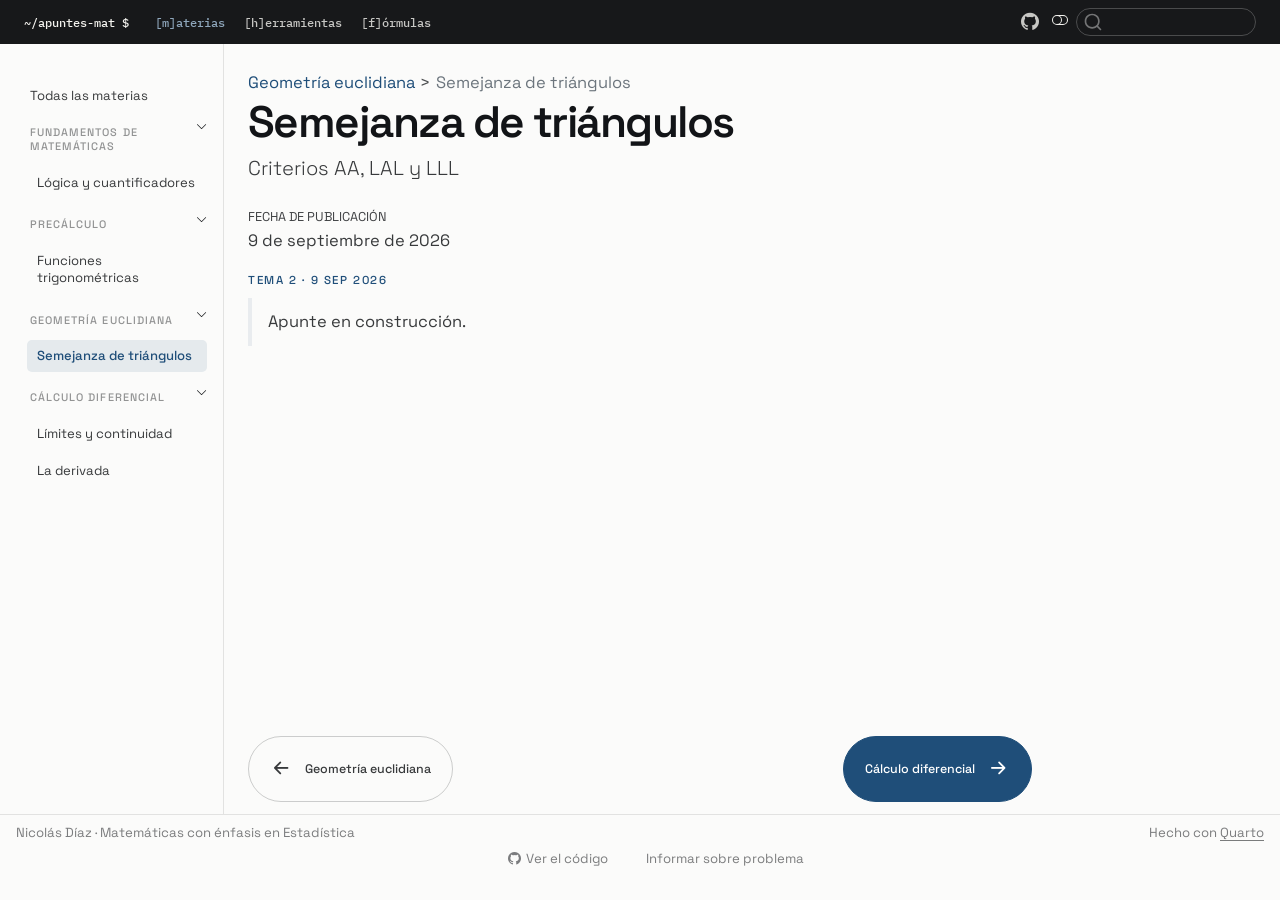
<file: docs/materias/geometria-euclidiana/semejanza-triangulos.html>
<!DOCTYPE html>
<html xmlns="http://www.w3.org/1999/xhtml" lang="es" xml:lang="es"><head>

<meta charset="utf-8">
<meta name="generator" content="quarto-1.10.18">

<meta name="viewport" content="width=device-width, initial-scale=1.0, user-scalable=yes">


<title>Semejanza de triángulos – apuntes-mat</title>
<style>
/* Default styles provided by pandoc.
** See https://pandoc.org/MANUAL.html#variables-for-html for config info.
*/
span.smallcaps{font-variant: small-caps;}
div.columns{display: flex; gap: 1.5em;}
div.column{flex: auto;}
@media screen {
div.columns{gap: min(4vw, 1.5em);}
div.column{overflow-x: auto;}
}
div.hanging-indent{margin-left: 1.5em; text-indent: -1.5em;}
ul.task-list{list-style: none;}
ul.task-list li input[type="checkbox"] {
  width: 0.8em;
  margin: 0 0.8em 0.2em -1em; /* quarto-specific, see https://github.com/quarto-dev/quarto-cli/issues/4556 */ 
  vertical-align: middle;
}
</style>


<script src="../../site_libs/quarto-nav/quarto-nav.js"></script>
<script src="../../site_libs/quarto-nav/headroom.min.js"></script>
<script src="../../site_libs/clipboard/clipboard.min.js"></script>
<script src="../../site_libs/quarto-search/autocomplete.umd.js"></script>
<script src="../../site_libs/quarto-search/fuse.min.js"></script>
<script src="../../site_libs/quarto-search/quarto-search.js"></script>
<meta name="quarto:offset" content="../../">
<link href="../../materias/calculo-diferencial/index.html" rel="next">
<link href="../../materias/geometria-euclidiana/index.html" rel="prev">
<script src="../../site_libs/quarto-html/quarto.js" type="module"></script>
<script src="../../site_libs/quarto-html/tabsets/tabsets.js" type="module"></script>
<script src="../../site_libs/quarto-html/popper.min.js"></script>
<script src="../../site_libs/quarto-html/tippy.umd.min.js"></script>
<script src="../../site_libs/quarto-html/anchor.min.js"></script>
<link href="../../site_libs/quarto-html/tippy.css" rel="stylesheet">
<link href="../../site_libs/quarto-html/quarto-syntax-highlighting-e3d49bfdd4c477eae19e2688220a24bb.css" rel="stylesheet" class="quarto-color-scheme" id="quarto-text-highlighting-styles">
<link href="../../site_libs/quarto-html/quarto-syntax-highlighting-dark-e3d49bfdd4c477eae19e2688220a24bb.css" rel="stylesheet" class="quarto-color-scheme quarto-color-alternate" id="quarto-text-highlighting-styles">
<link href="../../site_libs/quarto-html/quarto-syntax-highlighting-e3d49bfdd4c477eae19e2688220a24bb.css" rel="stylesheet" class="quarto-color-scheme-extra" id="quarto-text-highlighting-styles">
<script src="../../site_libs/bootstrap/bootstrap.min.js"></script>
<link href="../../site_libs/bootstrap/bootstrap-icons.css" rel="stylesheet">
<link href="../../site_libs/bootstrap/bootstrap-d9cddd03c5a89ed0842a1244d2f74689.min.css" rel="stylesheet" append-hash="true" class="quarto-color-scheme" id="quarto-bootstrap" data-mode="light">
<link href="../../site_libs/bootstrap/bootstrap-dark-6cac5aac4157d8418581bacaeb537f0b.min.css" rel="stylesheet" append-hash="true" class="quarto-color-scheme quarto-color-alternate" id="quarto-bootstrap" data-mode="dark">
<link href="../../site_libs/bootstrap/bootstrap-d9cddd03c5a89ed0842a1244d2f74689.min.css" rel="stylesheet" append-hash="true" class="quarto-color-scheme-extra" id="quarto-bootstrap" data-mode="light">
<script id="quarto-search-options" type="application/json">{
  "location": "navbar",
  "copy-button": false,
  "collapse-after": 3,
  "panel-placement": "end",
  "type": "textbox",
  "limit": 50,
  "keyboard-shortcut": [
    "f",
    "/",
    "s"
  ],
  "language": {
    "search-no-results-text": "No se han encontrado resultados",
    "search-matching-documents-text": "documentos encontrados",
    "search-copy-link-title": "Copiar el enlace en la búsqueda",
    "search-hide-matches-text": "Ocultar resultados adicionales",
    "search-more-match-text": "resultado adicional en este documento",
    "search-more-matches-text": "resultados adicionales en este documento",
    "search-clear-button-title": "Borrar",
    "search-text-placeholder": "",
    "search-detached-cancel-button-title": "Cancelar",
    "search-submit-button-title": "Enviar",
    "search-label": "Buscar"
  }
}</script>
<link rel="preconnect" href="https://fonts.googleapis.com">
<link rel="preconnect" href="https://fonts.gstatic.com" crossorigin="">
<link href="https://fonts.googleapis.com/css2?family=Newsreader:ital,opsz,wght@0,6..72,300..700;1,6..72,400&amp;family=IBM+Plex+Mono:wght@400;500;600&amp;family=Libre+Franklin:wght@400;500;600;700&amp;family=Space+Grotesk:wght@400;500;600;700&amp;display=swap" rel="stylesheet">


</head>

<body class="nav-sidebar docked nav-fixed quarto-light"><script id="quarto-html-before-body" type="application/javascript">
    const toggleBodyColorMode = (bsSheetEl) => {
      const mode = bsSheetEl.getAttribute("data-mode");
      const bodyEl = window.document.querySelector("body");
      if (mode === "dark") {
        bodyEl.classList.add("quarto-dark");
        bodyEl.classList.remove("quarto-light");
      } else {
        bodyEl.classList.add("quarto-light");
        bodyEl.classList.remove("quarto-dark");
      }
    }
    const toggleBodyColorPrimary = () => {
      const bsSheetEl = window.document.querySelector("link#quarto-bootstrap:not([rel=disabled-stylesheet])");
      if (bsSheetEl) {
        toggleBodyColorMode(bsSheetEl);
      }
    }
    const setColorSchemeToggle = (alternate) => {
      const toggles = window.document.querySelectorAll('.quarto-color-scheme-toggle');
      for (let i=0; i < toggles.length; i++) {
        const toggle = toggles[i];
        if (toggle) {
          if (alternate) {
            toggle.classList.add("alternate");
          } else {
            toggle.classList.remove("alternate");
          }
        }
      }
    };
    const toggleColorMode = (alternate) => {
      // Switch the stylesheets
      const primaryStylesheets = window.document.querySelectorAll('link.quarto-color-scheme:not(.quarto-color-alternate)');
      const alternateStylesheets = window.document.querySelectorAll('link.quarto-color-scheme.quarto-color-alternate');
      manageTransitions('#quarto-margin-sidebar .nav-link', false);
      if (alternate) {
        // note: dark is layered on light, we don't disable primary!
        enableStylesheet(alternateStylesheets);
        for (const sheetNode of alternateStylesheets) {
          if (sheetNode.id === "quarto-bootstrap") {
            toggleBodyColorMode(sheetNode);
          }
        }
      } else {
        disableStylesheet(alternateStylesheets);
        enableStylesheet(primaryStylesheets)
        toggleBodyColorPrimary();
      }
      manageTransitions('#quarto-margin-sidebar .nav-link', true);
      // Switch the toggles
      setColorSchemeToggle(alternate)
      // Hack to workaround the fact that safari doesn't
      // properly recolor the scrollbar when toggling (#1455)
      if (navigator.userAgent.indexOf('Safari') > 0 && navigator.userAgent.indexOf('Chrome') == -1) {
        manageTransitions("body", false);
        window.scrollTo(0, 1);
        setTimeout(() => {
          window.scrollTo(0, 0);
          manageTransitions("body", true);
        }, 40);
      }
    }
    const disableStylesheet = (stylesheets) => {
      for (let i=0; i < stylesheets.length; i++) {
        const stylesheet = stylesheets[i];
        stylesheet.rel = 'disabled-stylesheet';
      }
    }
    const enableStylesheet = (stylesheets) => {
      for (let i=0; i < stylesheets.length; i++) {
        const stylesheet = stylesheets[i];
        if(stylesheet.rel !== 'stylesheet') { // for Chrome, which will still FOUC without this check
          stylesheet.rel = 'stylesheet';
        }
      }
    }
    const manageTransitions = (selector, allowTransitions) => {
      const els = window.document.querySelectorAll(selector);
      for (let i=0; i < els.length; i++) {
        const el = els[i];
        if (allowTransitions) {
          el.classList.remove('notransition');
        } else {
          el.classList.add('notransition');
        }
      }
    }
    const isFileUrl = () => {
      return window.location.protocol === 'file:';
    }
    const hasAlternateSentinel = () => {
      let styleSentinel = getColorSchemeSentinel();
      if (styleSentinel !== null) {
        return styleSentinel === "alternate";
      } else {
        return false;
      }
    }
    const setStyleSentinel = (alternate) => {
      const value = alternate ? "alternate" : "default";
      if (!isFileUrl()) {
        window.localStorage.setItem("quarto-color-scheme", value);
      } else {
        localAlternateSentinel = value;
      }
    }
    const getColorSchemeSentinel = () => {
      if (!isFileUrl()) {
        const storageValue = window.localStorage.getItem("quarto-color-scheme");
        return storageValue != null ? storageValue : localAlternateSentinel;
      } else {
        return localAlternateSentinel;
      }
    }
    const toggleGiscusIfUsed = (isAlternate, darkModeDefault) => {
      const baseTheme = document.querySelector('#giscus-base-theme')?.value ?? 'light';
      const alternateTheme = document.querySelector('#giscus-alt-theme')?.value ?? 'dark';
      let newTheme = '';
      if(authorPrefersDark) {
        newTheme = isAlternate ? baseTheme : alternateTheme;
      } else {
        newTheme = isAlternate ? alternateTheme : baseTheme;
      }
      const changeGiscusTheme = () => {
        // From: https://github.com/giscus/giscus/issues/336
        const sendMessage = (message) => {
          const iframe = document.querySelector('iframe.giscus-frame');
          if (!iframe) return;
          iframe.contentWindow.postMessage({ giscus: message }, 'https://giscus.app');
        }
        sendMessage({
          setConfig: {
            theme: newTheme
          }
        });
      }
      const isGiscussLoaded = window.document.querySelector('iframe.giscus-frame') !== null;
      if (isGiscussLoaded) {
        changeGiscusTheme();
      }
    };
    const authorPrefersDark = false;
    const darkModeDefault = authorPrefersDark;
      document.querySelector('link#quarto-text-highlighting-styles.quarto-color-scheme-extra').rel = 'disabled-stylesheet';
      document.querySelector('link#quarto-bootstrap.quarto-color-scheme-extra').rel = 'disabled-stylesheet';
    let localAlternateSentinel = darkModeDefault ? 'alternate' : 'default';
    // Dark / light mode switch
    window.quartoToggleColorScheme = () => {
      // Read the current dark / light value
      let toAlternate = !hasAlternateSentinel();
      toggleColorMode(toAlternate);
      setStyleSentinel(toAlternate);
      toggleGiscusIfUsed(toAlternate, darkModeDefault);
      window.dispatchEvent(new Event('resize'));
    };
    // Switch to dark mode if need be
    if (hasAlternateSentinel()) {
      toggleColorMode(true);
    } else {
      toggleColorMode(false);
    }
  </script>

<div id="quarto-search-results"></div>
  <header id="quarto-header" class="headroom fixed-top">
    <nav class="navbar navbar-expand-lg " data-bs-theme="dark">
      <div class="navbar-container container-fluid">
      <div class="navbar-brand-container mx-auto">
    <a class="navbar-brand" href="../../index.html">
    <span class="navbar-title">~/apuntes-mat $</span>
    </a>
  </div>
            <div id="quarto-search" class="" title="Buscar"></div>
          <button class="navbar-toggler" type="button" data-bs-toggle="collapse" data-bs-target="#navbarCollapse" aria-controls="navbarCollapse" role="menu" aria-expanded="false" aria-label="Navegación de palanca" onclick="if (window.quartoToggleHeadroom) { window.quartoToggleHeadroom(); }">
  <span class="navbar-toggler-icon"></span>
</button>
          <div class="collapse navbar-collapse" id="navbarCollapse">
            <ul class="navbar-nav navbar-nav-scroll me-auto">
  <li class="nav-item">
    <a class="nav-link active" href="../../materias/index.html" aria-current="page"> 
<span class="menu-text">[m]aterias</span></a>
  </li>  
  <li class="nav-item">
    <a class="nav-link" href="../../herramientas/index.html"> 
<span class="menu-text">[h]erramientas</span></a>
  </li>  
  <li class="nav-item">
    <a class="nav-link" href="../../formulas/index.html"> 
<span class="menu-text">[f]órmulas</span></a>
  </li>  
</ul>
            <ul class="navbar-nav navbar-nav-scroll ms-auto">
  <li class="nav-item compact">
    <a class="nav-link" href="https://github.com/nfdiazg8/apuntes-mat"> <i class="bi bi-github" role="img" aria-label="Repositorio en GitHub">
</i> 
<span class="menu-text"></span></a>
  </li>  
</ul>
          </div> <!-- /navcollapse -->
            <div class="quarto-navbar-tools">
  <a href="" class="quarto-color-scheme-toggle quarto-navigation-tool  px-1" onclick="window.quartoToggleColorScheme(); return false;" title="Alternar modo oscuro"><i class="bi"></i></a>
</div>
      </div> <!-- /container-fluid -->
    </nav>
  <nav class="quarto-secondary-nav">
    <div class="container-fluid d-flex">
      <button type="button" class="quarto-btn-toggle btn" data-bs-toggle="collapse" role="button" data-bs-target=".quarto-sidebar-collapse-item" aria-controls="quarto-sidebar" aria-expanded="false" aria-label="Alternar barra lateral" onclick="if (window.quartoToggleHeadroom) { window.quartoToggleHeadroom(); }">
        <i class="bi bi-layout-text-sidebar-reverse"></i>
      </button>
        <nav class="quarto-page-breadcrumbs" aria-label="breadcrumb"><ol class="breadcrumb"><li class="breadcrumb-item"><a href="../../materias/geometria-euclidiana/index.html">Geometría euclidiana</a></li><li class="breadcrumb-item"><a href="../../materias/geometria-euclidiana/semejanza-triangulos.html">Semejanza de triángulos</a></li></ol></nav>
        <a class="flex-grow-1" role="navigation" data-bs-toggle="collapse" data-bs-target=".quarto-sidebar-collapse-item" aria-controls="quarto-sidebar" aria-expanded="false" aria-label="Alternar barra lateral" onclick="if (window.quartoToggleHeadroom) { window.quartoToggleHeadroom(); }">      
        </a>
    </div>
  </nav>
</header>
<!-- content -->
<div id="quarto-content" class="quarto-container page-columns page-rows-contents page-layout-article page-navbar">
<!-- sidebar -->
  <nav id="quarto-sidebar" class="sidebar collapse collapse-horizontal quarto-sidebar-collapse-item sidebar-navigation docked overflow-auto">
    <div class="sidebar-menu-container"> 
    <ul class="list-unstyled mt-1">
        <li class="sidebar-item">
  <div class="sidebar-item-container"> 
  <a href="../../materias/index.html" class="sidebar-item-text sidebar-link">
 <span class="menu-text">Todas las materias</span></a>
  </div>
</li>
        <li class="sidebar-item sidebar-item-section">
      <div class="sidebar-item-container"> 
            <a href="../../materias/fundamentos/index.html" class="sidebar-item-text sidebar-link">
 <span class="menu-text">Fundamentos de matemáticas</span></a>
          <a class="sidebar-item-toggle text-start" data-bs-toggle="collapse" data-bs-target="#quarto-sidebar-section-1" role="navigation" aria-expanded="true" aria-label="Alternar sección">
            <i class="bi bi-chevron-right ms-2"></i>
          </a> 
      </div>
      <ul id="quarto-sidebar-section-1" class="collapse list-unstyled sidebar-section depth1 show">  
          <li class="sidebar-item">
  <div class="sidebar-item-container"> 
  <a href="../../materias/fundamentos/logica-cuantificadores.html" class="sidebar-item-text sidebar-link">
 <span class="menu-text">Lógica y cuantificadores</span></a>
  </div>
</li>
      </ul>
  </li>
        <li class="sidebar-item sidebar-item-section">
      <div class="sidebar-item-container"> 
            <a href="../../materias/precalculo/index.html" class="sidebar-item-text sidebar-link">
 <span class="menu-text">Precálculo</span></a>
          <a class="sidebar-item-toggle text-start" data-bs-toggle="collapse" data-bs-target="#quarto-sidebar-section-2" role="navigation" aria-expanded="true" aria-label="Alternar sección">
            <i class="bi bi-chevron-right ms-2"></i>
          </a> 
      </div>
      <ul id="quarto-sidebar-section-2" class="collapse list-unstyled sidebar-section depth1 show">  
          <li class="sidebar-item">
  <div class="sidebar-item-container"> 
  <a href="../../materias/precalculo/funciones-trig.html" class="sidebar-item-text sidebar-link">
 <span class="menu-text">Funciones trigonométricas</span></a>
  </div>
</li>
      </ul>
  </li>
        <li class="sidebar-item sidebar-item-section">
      <div class="sidebar-item-container"> 
            <a href="../../materias/geometria-euclidiana/index.html" class="sidebar-item-text sidebar-link">
 <span class="menu-text">Geometría euclidiana</span></a>
          <a class="sidebar-item-toggle text-start" data-bs-toggle="collapse" data-bs-target="#quarto-sidebar-section-3" role="navigation" aria-expanded="true" aria-label="Alternar sección">
            <i class="bi bi-chevron-right ms-2"></i>
          </a> 
      </div>
      <ul id="quarto-sidebar-section-3" class="collapse list-unstyled sidebar-section depth1 show">  
          <li class="sidebar-item">
  <div class="sidebar-item-container"> 
  <a href="../../materias/geometria-euclidiana/semejanza-triangulos.html" class="sidebar-item-text sidebar-link active">
 <span class="menu-text">Semejanza de triángulos</span></a>
  </div>
</li>
      </ul>
  </li>
        <li class="sidebar-item sidebar-item-section">
      <div class="sidebar-item-container"> 
            <a href="../../materias/calculo-diferencial/index.html" class="sidebar-item-text sidebar-link">
 <span class="menu-text">Cálculo diferencial</span></a>
          <a class="sidebar-item-toggle text-start" data-bs-toggle="collapse" data-bs-target="#quarto-sidebar-section-4" role="navigation" aria-expanded="true" aria-label="Alternar sección">
            <i class="bi bi-chevron-right ms-2"></i>
          </a> 
      </div>
      <ul id="quarto-sidebar-section-4" class="collapse list-unstyled sidebar-section depth1 show">  
          <li class="sidebar-item">
  <div class="sidebar-item-container"> 
  <a href="../../materias/calculo-diferencial/limites-continuidad.html" class="sidebar-item-text sidebar-link">
 <span class="menu-text">Límites y continuidad</span></a>
  </div>
</li>
          <li class="sidebar-item">
  <div class="sidebar-item-container"> 
  <a href="../../materias/calculo-diferencial/derivada.html" class="sidebar-item-text sidebar-link">
 <span class="menu-text">La derivada</span></a>
  </div>
</li>
      </ul>
  </li>
    </ul>
    </div>
</nav>
<div id="quarto-sidebar-glass" class="quarto-sidebar-collapse-item" data-bs-toggle="collapse" data-bs-target=".quarto-sidebar-collapse-item"></div>
<!-- margin-sidebar -->
    <div id="quarto-margin-sidebar" class="sidebar margin-sidebar zindex-bottom">
        
    </div>
<!-- main -->
<main class="content" id="quarto-document-content">


<header id="title-block-header" class="quarto-title-block default"><nav class="quarto-page-breadcrumbs quarto-title-breadcrumbs d-none d-lg-block" aria-label="breadcrumb"><ol class="breadcrumb"><li class="breadcrumb-item"><a href="../../materias/geometria-euclidiana/index.html">Geometría euclidiana</a></li><li class="breadcrumb-item"><a href="../../materias/geometria-euclidiana/semejanza-triangulos.html">Semejanza de triángulos</a></li></ol></nav>
<div class="quarto-title">
<h1 class="title">Semejanza de triángulos</h1>
<p class="subtitle lead">Criterios AA, LAL y LLL</p>
</div>



<div class="quarto-title-meta">

    
    <div>
    <div class="quarto-title-meta-heading">Fecha de publicación</div>
    <div class="quarto-title-meta-contents">
      <p class="date">9 de septiembre de 2026</p>
    </div>
  </div>
  
    
  </div>
  


</header>


<div class="kicker">
<p>Tema 2 · 9 sep 2026</p>
</div>
<blockquote class="blockquote">
<p>Apunte en construcción.</p>
</blockquote>



</main> <!-- /main -->
<script id="quarto-html-after-body" type="application/javascript">
  window.document.addEventListener("DOMContentLoaded", function (event) {
    // Ensure there is a toggle, if there isn't float one in the top right
    if (window.document.querySelector('.quarto-color-scheme-toggle') === null) {
      const a = window.document.createElement('a');
      a.classList.add('top-right');
      a.classList.add('quarto-color-scheme-toggle');
      a.href = "";
      a.onclick = function() { try { window.quartoToggleColorScheme(); } catch {} return false; };
      const i = window.document.createElement("i");
      i.classList.add('bi');
      a.appendChild(i);
      window.document.body.appendChild(a);
    }
    setColorSchemeToggle(hasAlternateSentinel())
    const icon = "";
    const anchorJS = new window.AnchorJS();
    anchorJS.options = {
      placement: 'right',
      icon: icon
    };
    anchorJS.add('.anchored');
    const isCodeAnnotation = (el) => {
      for (const clz of el.classList) {
        if (clz.startsWith('code-annotation-')) {                     
          return true;
        }
      }
      return false;
    }
    const onCopySuccess = function(e) {
      // button target
      const button = e.trigger;
      // don't keep focus
      button.blur();
      // flash "checked"
      button.classList.add('code-copy-button-checked');
      var currentTitle = button.getAttribute("title");
      button.setAttribute("title", "Copiado");
      let tooltip;
      if (window.bootstrap) {
        button.setAttribute("data-bs-toggle", "tooltip");
        button.setAttribute("data-bs-placement", "left");
        button.setAttribute("data-bs-title", "Copiado");
        tooltip = new bootstrap.Tooltip(button, 
          { trigger: "manual", 
            customClass: "code-copy-button-tooltip",
            offset: [0, -8]});
        tooltip.show();    
      }
      setTimeout(function() {
        if (tooltip) {
          tooltip.hide();
          button.removeAttribute("data-bs-title");
          button.removeAttribute("data-bs-toggle");
          button.removeAttribute("data-bs-placement");
        }
        button.setAttribute("title", currentTitle);
        button.classList.remove('code-copy-button-checked');
      }, 1000);
      // clear code selection
      e.clearSelection();
    }
    const getTextToCopy = function(trigger) {
      const outerScaffold = trigger.parentElement.cloneNode(true);
      const codeEl = outerScaffold.querySelector('code');
      for (const childEl of codeEl.children) {
        if (isCodeAnnotation(childEl)) {
          childEl.remove();
        }
      }
      return codeEl.innerText;
    }
    const clipboard = new window.ClipboardJS('.code-copy-button:not([data-in-quarto-modal])', {
      text: getTextToCopy
    });
    clipboard.on('success', onCopySuccess);
    if (window.document.getElementById('quarto-embedded-source-code-modal')) {
      const clipboardModal = new window.ClipboardJS('.code-copy-button[data-in-quarto-modal]', {
        text: getTextToCopy,
        container: window.document.getElementById('quarto-embedded-source-code-modal')
      });
      clipboardModal.on('success', onCopySuccess);
    }
      var localhostRegex = new RegExp(/^(?:http|https):\/\/localhost\:?[0-9]*\//);
      var mailtoRegex = new RegExp(/^mailto:/);
        var filterRegex = new RegExp("https:\/\/nfdiazg8\.github\.io\/apuntes-mat");
      var isInternal = (href) => {
          return filterRegex.test(href) || localhostRegex.test(href) || mailtoRegex.test(href);
      }
      // Inspect non-navigation links and adorn them if external
     var links = window.document.querySelectorAll('a[href]:not(.nav-link):not(.navbar-brand):not(.toc-action):not(.sidebar-link):not(.sidebar-item-toggle):not(.pagination-link):not(.no-external):not([aria-hidden]):not(.dropdown-item):not(.quarto-navigation-tool):not(.about-link)');
      for (var i=0; i<links.length; i++) {
        const link = links[i];
        if (!isInternal(link.href)) {
          // undo the damage that might have been done by quarto-nav.js in the case of
          // links that we want to consider external
          if (link.dataset.originalHref !== undefined) {
            link.href = link.dataset.originalHref;
          }
            // target, if specified
            link.setAttribute("target", "_blank");
            if (link.getAttribute("rel") === null) {
              link.setAttribute("rel", "noopener");
            }
        }
      }
    function tippyHover(el, contentFn, onTriggerFn, onUntriggerFn) {
      const config = {
        allowHTML: true,
        maxWidth: 500,
        delay: 100,
        arrow: false,
        appendTo: function(el) {
            return el.parentElement;
        },
        interactive: true,
        interactiveBorder: 10,
        theme: 'quarto',
        placement: 'bottom-start',
      };
      if (contentFn) {
        config.content = contentFn;
      }
      if (onTriggerFn) {
        config.onTrigger = onTriggerFn;
      }
      if (onUntriggerFn) {
        config.onUntrigger = onUntriggerFn;
      }
      window.tippy(el, config); 
    }
    const noterefs = window.document.querySelectorAll('a[role="doc-noteref"]');
    for (var i=0; i<noterefs.length; i++) {
      const ref = noterefs[i];
      tippyHover(ref, function() {
        // use id or data attribute instead here
        let href = ref.getAttribute('data-footnote-href') || ref.getAttribute('href');
        try { href = new URL(href).hash; } catch {}
        const id = href.replace(/^#\/?/, "");
        const note = window.document.getElementById(id);
        if (note) {
          return note.innerHTML;
        } else {
          return "";
        }
      });
    }
    const xrefs = window.document.querySelectorAll('a.quarto-xref');
    const processXRef = (id, note) => {
      // Strip column container classes
      const stripColumnClz = (el) => {
        el.classList.remove("page-full", "page-columns");
        if (el.children) {
          for (const child of el.children) {
            stripColumnClz(child);
          }
        }
      }
      stripColumnClz(note)
      if (id === null || id.startsWith('sec-')) {
        // Special case sections, only their first couple elements
        const container = document.createElement("div");
        if (note.children && note.children.length > 2) {
          container.appendChild(note.children[0].cloneNode(true));
          for (let i = 1; i < note.children.length; i++) {
            const child = note.children[i];
            if (child.tagName === "P" && child.innerText === "") {
              continue;
            } else {
              container.appendChild(child.cloneNode(true));
              break;
            }
          }
          if (window.Quarto?.typesetMath) {
            window.Quarto.typesetMath(container);
          }
          return container.innerHTML
        } else {
          if (window.Quarto?.typesetMath) {
            window.Quarto.typesetMath(note);
          }
          return note.innerHTML;
        }
      } else {
        // Remove any anchor links if they are present
        const anchorLink = note.querySelector('a.anchorjs-link');
        if (anchorLink) {
          anchorLink.remove();
        }
        if (window.Quarto?.typesetMath) {
          window.Quarto.typesetMath(note);
        }
        if (note.classList.contains("callout")) {
          return note.outerHTML;
        } else {
          return note.innerHTML;
        }
      }
    }
    for (var i=0; i<xrefs.length; i++) {
      const xref = xrefs[i];
      tippyHover(xref, undefined, function(instance) {
        instance.disable();
        let url = xref.getAttribute('href');
        let hash = undefined; 
        if (url.startsWith('#')) {
          hash = url;
        } else {
          try { hash = new URL(url).hash; } catch {}
        }
        if (hash) {
          const id = hash.replace(/^#\/?/, "");
          const note = window.document.getElementById(id);
          if (note !== null) {
            try {
              const html = processXRef(id, note.cloneNode(true));
              instance.setContent(html);
            } finally {
              instance.enable();
              instance.show();
            }
          } else {
            // See if we can fetch this
            fetch(url.split('#')[0])
            .then(res => res.text())
            .then(html => {
              const parser = new DOMParser();
              const htmlDoc = parser.parseFromString(html, "text/html");
              const note = htmlDoc.getElementById(id);
              if (note !== null) {
                const html = processXRef(id, note);
                instance.setContent(html);
              } 
            }).finally(() => {
              instance.enable();
              instance.show();
            });
          }
        } else {
          // See if we can fetch a full url (with no hash to target)
          // This is a special case and we should probably do some content thinning / targeting
          fetch(url)
          .then(res => res.text())
          .then(html => {
            const parser = new DOMParser();
            const htmlDoc = parser.parseFromString(html, "text/html");
            const note = htmlDoc.querySelector('main.content');
            if (note !== null) {
              // This should only happen for chapter cross references
              // (since there is no id in the URL)
              // remove the first header
              if (note.children.length > 0 && note.children[0].tagName === "HEADER") {
                note.children[0].remove();
              }
              const html = processXRef(null, note);
              instance.setContent(html);
            } 
          }).finally(() => {
            instance.enable();
            instance.show();
          });
        }
      }, function(instance) {
      });
    }
        let selectedAnnoteEl;
        const selectorForAnnotation = ( cell, annotation) => {
          let cellAttr = 'data-code-cell="' + cell + '"';
          let lineAttr = 'data-code-annotation="' +  annotation + '"';
          const selector = 'span[' + cellAttr + '][' + lineAttr + ']';
          return selector;
        }
        const selectCodeLines = (annoteEl) => {
          const doc = window.document;
          const targetCell = annoteEl.getAttribute("data-target-cell");
          const targetAnnotation = annoteEl.getAttribute("data-target-annotation");
          const annoteSpan = window.document.querySelector(selectorForAnnotation(targetCell, targetAnnotation));
          const lines = annoteSpan.getAttribute("data-code-lines").split(",");
          const lineIds = lines.map((line) => {
            return targetCell + "-" + line;
          })
          let top = null;
          let height = null;
          let parent = null;
          if (lineIds.length > 0) {
              //compute the position of the single el (top and bottom and make a div)
              const el = window.document.getElementById(lineIds[0]);
              top = el.offsetTop;
              height = el.offsetHeight;
              parent = el.parentElement.parentElement;
            if (lineIds.length > 1) {
              const lastEl = window.document.getElementById(lineIds[lineIds.length - 1]);
              const bottom = lastEl.offsetTop + lastEl.offsetHeight;
              height = bottom - top;
            }
            if (top !== null && height !== null && parent !== null) {
              // cook up a div (if necessary) and position it 
              let div = window.document.getElementById("code-annotation-line-highlight");
              if (div === null) {
                div = window.document.createElement("div");
                div.setAttribute("id", "code-annotation-line-highlight");
                div.style.position = 'absolute';
                parent.appendChild(div);
              }
              div.style.top = top - 2 + "px";
              div.style.height = height + 4 + "px";
              div.style.left = 0;
              let gutterDiv = window.document.getElementById("code-annotation-line-highlight-gutter");
              if (gutterDiv === null) {
                gutterDiv = window.document.createElement("div");
                gutterDiv.setAttribute("id", "code-annotation-line-highlight-gutter");
                gutterDiv.style.position = 'absolute';
                const codeCell = window.document.getElementById(targetCell);
                const gutter = codeCell.querySelector('.code-annotation-gutter');
                gutter.appendChild(gutterDiv);
              }
              gutterDiv.style.top = top - 2 + "px";
              gutterDiv.style.height = height + 4 + "px";
            }
            selectedAnnoteEl = annoteEl;
          }
        };
        const unselectCodeLines = () => {
          const elementsIds = ["code-annotation-line-highlight", "code-annotation-line-highlight-gutter"];
          elementsIds.forEach((elId) => {
            const div = window.document.getElementById(elId);
            if (div) {
              div.remove();
            }
          });
          selectedAnnoteEl = undefined;
        };
          // Handle positioning of the toggle
      window.addEventListener(
        "resize",
        throttle(() => {
          elRect = undefined;
          if (selectedAnnoteEl) {
            selectCodeLines(selectedAnnoteEl);
          }
        }, 10)
      );
      function throttle(fn, ms) {
      let throttle = false;
      let timer;
        return (...args) => {
          if(!throttle) { // first call gets through
              fn.apply(this, args);
              throttle = true;
          } else { // all the others get throttled
              if(timer) clearTimeout(timer); // cancel #2
              timer = setTimeout(() => {
                fn.apply(this, args);
                timer = throttle = false;
              }, ms);
          }
        };
      }
        // Attach click handler to the DT
        const annoteDls = window.document.querySelectorAll('dt[data-target-cell]');
        for (const annoteDlNode of annoteDls) {
          annoteDlNode.addEventListener('click', (event) => {
            const clickedEl = event.target;
            if (clickedEl !== selectedAnnoteEl) {
              unselectCodeLines();
              const activeEl = window.document.querySelector('dt[data-target-cell].code-annotation-active');
              if (activeEl) {
                activeEl.classList.remove('code-annotation-active');
              }
              selectCodeLines(clickedEl);
              clickedEl.classList.add('code-annotation-active');
            } else {
              // Unselect the line
              unselectCodeLines();
              clickedEl.classList.remove('code-annotation-active');
            }
          });
        }
    const findCites = (el) => {
      const parentEl = el.parentElement;
      if (parentEl) {
        const cites = parentEl.dataset.cites;
        if (cites) {
          return {
            el,
            cites: cites.split(' ')
          };
        } else {
          return findCites(el.parentElement)
        }
      } else {
        return undefined;
      }
    };
    var bibliorefs = window.document.querySelectorAll('a[role="doc-biblioref"]');
    for (var i=0; i<bibliorefs.length; i++) {
      const ref = bibliorefs[i];
      const citeInfo = findCites(ref);
      if (citeInfo) {
        tippyHover(citeInfo.el, function() {
          var popup = window.document.createElement('div');
          citeInfo.cites.forEach(function(cite) {
            var citeDiv = window.document.createElement('div');
            citeDiv.classList.add('hanging-indent');
            citeDiv.classList.add('csl-entry');
            var biblioDiv = window.document.getElementById('ref-' + cite);
            if (biblioDiv) {
              citeDiv.innerHTML = biblioDiv.innerHTML;
            }
            popup.appendChild(citeDiv);
          });
          return popup.innerHTML;
        });
      }
    }
  });
  </script>
<nav class="page-navigation">
  <div class="nav-page nav-page-previous">
      <a href="../../materias/geometria-euclidiana/index.html" class="pagination-link" aria-label="Geometría euclidiana">
        <i class="bi bi-arrow-left-short"></i> <span class="nav-page-text">Geometría euclidiana</span>
      </a>          
  </div>
  <div class="nav-page nav-page-next">
      <a href="../../materias/calculo-diferencial/index.html" class="pagination-link" aria-label="Cálculo diferencial">
        <span class="nav-page-text">Cálculo diferencial</span> <i class="bi bi-arrow-right-short"></i>
      </a>
  </div>
</nav>
</div> <!-- /content -->
<footer class="footer">
  <div class="nav-footer">
    <div class="nav-footer-left">
<p>Nicolás Díaz · Matemáticas con énfasis en Estadística</p>
</div>   
    <div class="nav-footer-center">
      &nbsp;
    <div class="toc-actions"><ul><li><a href="https://github.com/nfdiazg8/apuntes-mat/blob/main/materias/geometria-euclidiana/semejanza-triangulos.qmd" class="toc-action"><i class="bi bi-github"></i>Ver el código</a></li><li><a href="https://github.com/nfdiazg8/apuntes-mat/issues/new" class="toc-action"><i class="bi empty"></i>Informar sobre problema</a></li></ul></div></div>
    <div class="nav-footer-right">
<p>Hecho con <a href="https://quarto.org">Quarto</a></p>
</div>
  </div>
</footer>




</body></html>
</file>
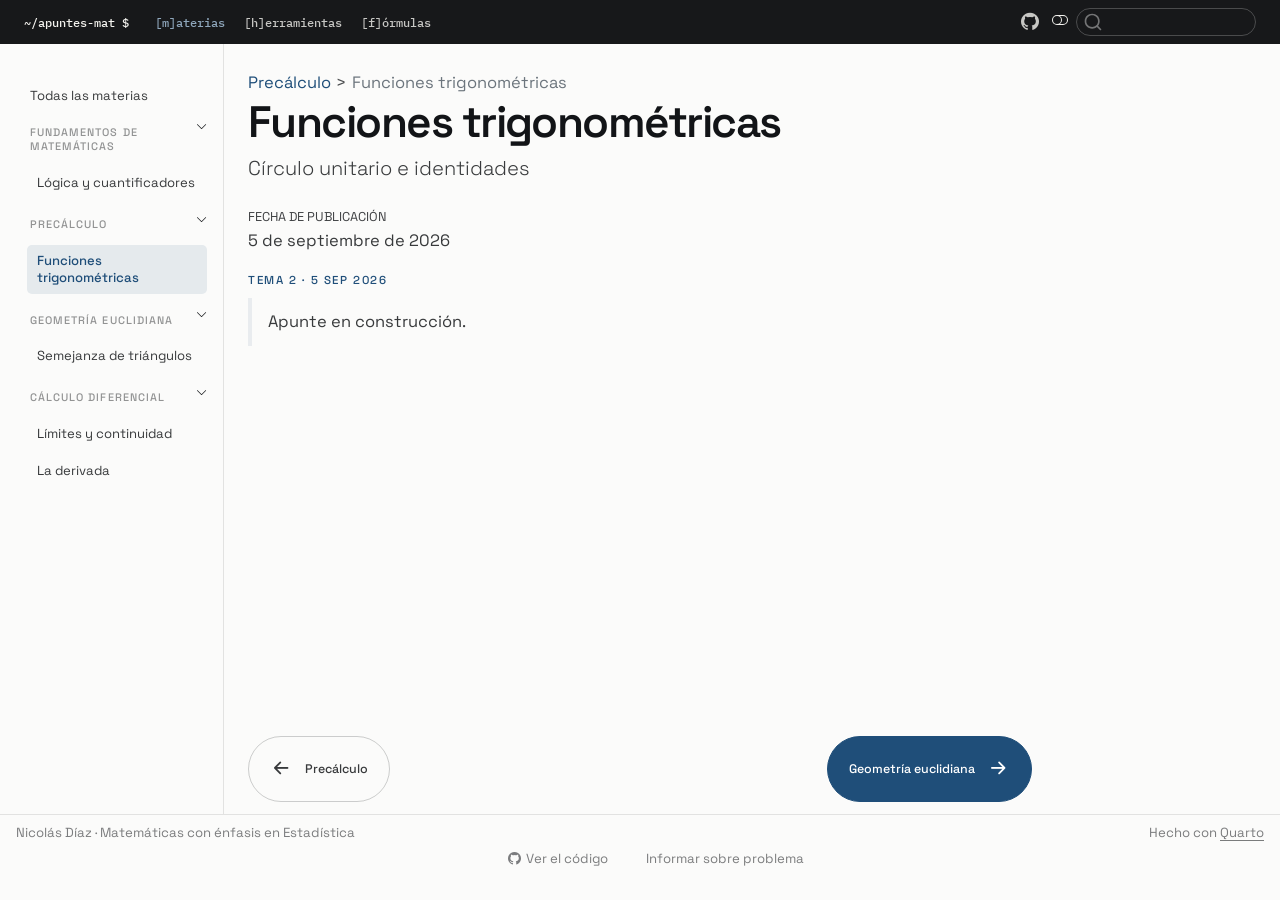
<file: docs/materias/precalculo/funciones-trig.html>
<!DOCTYPE html>
<html xmlns="http://www.w3.org/1999/xhtml" lang="es" xml:lang="es"><head>

<meta charset="utf-8">
<meta name="generator" content="quarto-1.10.18">

<meta name="viewport" content="width=device-width, initial-scale=1.0, user-scalable=yes">


<title>Funciones trigonométricas – apuntes-mat</title>
<style>
/* Default styles provided by pandoc.
** See https://pandoc.org/MANUAL.html#variables-for-html for config info.
*/
span.smallcaps{font-variant: small-caps;}
div.columns{display: flex; gap: 1.5em;}
div.column{flex: auto;}
@media screen {
div.columns{gap: min(4vw, 1.5em);}
div.column{overflow-x: auto;}
}
div.hanging-indent{margin-left: 1.5em; text-indent: -1.5em;}
ul.task-list{list-style: none;}
ul.task-list li input[type="checkbox"] {
  width: 0.8em;
  margin: 0 0.8em 0.2em -1em; /* quarto-specific, see https://github.com/quarto-dev/quarto-cli/issues/4556 */ 
  vertical-align: middle;
}
</style>


<script src="../../site_libs/quarto-nav/quarto-nav.js"></script>
<script src="../../site_libs/quarto-nav/headroom.min.js"></script>
<script src="../../site_libs/clipboard/clipboard.min.js"></script>
<script src="../../site_libs/quarto-search/autocomplete.umd.js"></script>
<script src="../../site_libs/quarto-search/fuse.min.js"></script>
<script src="../../site_libs/quarto-search/quarto-search.js"></script>
<meta name="quarto:offset" content="../../">
<link href="../../materias/geometria-euclidiana/index.html" rel="next">
<link href="../../materias/precalculo/index.html" rel="prev">
<script src="../../site_libs/quarto-html/quarto.js" type="module"></script>
<script src="../../site_libs/quarto-html/tabsets/tabsets.js" type="module"></script>
<script src="../../site_libs/quarto-html/popper.min.js"></script>
<script src="../../site_libs/quarto-html/tippy.umd.min.js"></script>
<script src="../../site_libs/quarto-html/anchor.min.js"></script>
<link href="../../site_libs/quarto-html/tippy.css" rel="stylesheet">
<link href="../../site_libs/quarto-html/quarto-syntax-highlighting-e3d49bfdd4c477eae19e2688220a24bb.css" rel="stylesheet" class="quarto-color-scheme" id="quarto-text-highlighting-styles">
<link href="../../site_libs/quarto-html/quarto-syntax-highlighting-dark-e3d49bfdd4c477eae19e2688220a24bb.css" rel="stylesheet" class="quarto-color-scheme quarto-color-alternate" id="quarto-text-highlighting-styles">
<link href="../../site_libs/quarto-html/quarto-syntax-highlighting-e3d49bfdd4c477eae19e2688220a24bb.css" rel="stylesheet" class="quarto-color-scheme-extra" id="quarto-text-highlighting-styles">
<script src="../../site_libs/bootstrap/bootstrap.min.js"></script>
<link href="../../site_libs/bootstrap/bootstrap-icons.css" rel="stylesheet">
<link href="../../site_libs/bootstrap/bootstrap-d9cddd03c5a89ed0842a1244d2f74689.min.css" rel="stylesheet" append-hash="true" class="quarto-color-scheme" id="quarto-bootstrap" data-mode="light">
<link href="../../site_libs/bootstrap/bootstrap-dark-6cac5aac4157d8418581bacaeb537f0b.min.css" rel="stylesheet" append-hash="true" class="quarto-color-scheme quarto-color-alternate" id="quarto-bootstrap" data-mode="dark">
<link href="../../site_libs/bootstrap/bootstrap-d9cddd03c5a89ed0842a1244d2f74689.min.css" rel="stylesheet" append-hash="true" class="quarto-color-scheme-extra" id="quarto-bootstrap" data-mode="light">
<script id="quarto-search-options" type="application/json">{
  "location": "navbar",
  "copy-button": false,
  "collapse-after": 3,
  "panel-placement": "end",
  "type": "textbox",
  "limit": 50,
  "keyboard-shortcut": [
    "f",
    "/",
    "s"
  ],
  "language": {
    "search-no-results-text": "No se han encontrado resultados",
    "search-matching-documents-text": "documentos encontrados",
    "search-copy-link-title": "Copiar el enlace en la búsqueda",
    "search-hide-matches-text": "Ocultar resultados adicionales",
    "search-more-match-text": "resultado adicional en este documento",
    "search-more-matches-text": "resultados adicionales en este documento",
    "search-clear-button-title": "Borrar",
    "search-text-placeholder": "",
    "search-detached-cancel-button-title": "Cancelar",
    "search-submit-button-title": "Enviar",
    "search-label": "Buscar"
  }
}</script>
<link rel="preconnect" href="https://fonts.googleapis.com">
<link rel="preconnect" href="https://fonts.gstatic.com" crossorigin="">
<link href="https://fonts.googleapis.com/css2?family=Newsreader:ital,opsz,wght@0,6..72,300..700;1,6..72,400&amp;family=IBM+Plex+Mono:wght@400;500;600&amp;family=Libre+Franklin:wght@400;500;600;700&amp;family=Space+Grotesk:wght@400;500;600;700&amp;display=swap" rel="stylesheet">


</head>

<body class="nav-sidebar docked nav-fixed quarto-light"><script id="quarto-html-before-body" type="application/javascript">
    const toggleBodyColorMode = (bsSheetEl) => {
      const mode = bsSheetEl.getAttribute("data-mode");
      const bodyEl = window.document.querySelector("body");
      if (mode === "dark") {
        bodyEl.classList.add("quarto-dark");
        bodyEl.classList.remove("quarto-light");
      } else {
        bodyEl.classList.add("quarto-light");
        bodyEl.classList.remove("quarto-dark");
      }
    }
    const toggleBodyColorPrimary = () => {
      const bsSheetEl = window.document.querySelector("link#quarto-bootstrap:not([rel=disabled-stylesheet])");
      if (bsSheetEl) {
        toggleBodyColorMode(bsSheetEl);
      }
    }
    const setColorSchemeToggle = (alternate) => {
      const toggles = window.document.querySelectorAll('.quarto-color-scheme-toggle');
      for (let i=0; i < toggles.length; i++) {
        const toggle = toggles[i];
        if (toggle) {
          if (alternate) {
            toggle.classList.add("alternate");
          } else {
            toggle.classList.remove("alternate");
          }
        }
      }
    };
    const toggleColorMode = (alternate) => {
      // Switch the stylesheets
      const primaryStylesheets = window.document.querySelectorAll('link.quarto-color-scheme:not(.quarto-color-alternate)');
      const alternateStylesheets = window.document.querySelectorAll('link.quarto-color-scheme.quarto-color-alternate');
      manageTransitions('#quarto-margin-sidebar .nav-link', false);
      if (alternate) {
        // note: dark is layered on light, we don't disable primary!
        enableStylesheet(alternateStylesheets);
        for (const sheetNode of alternateStylesheets) {
          if (sheetNode.id === "quarto-bootstrap") {
            toggleBodyColorMode(sheetNode);
          }
        }
      } else {
        disableStylesheet(alternateStylesheets);
        enableStylesheet(primaryStylesheets)
        toggleBodyColorPrimary();
      }
      manageTransitions('#quarto-margin-sidebar .nav-link', true);
      // Switch the toggles
      setColorSchemeToggle(alternate)
      // Hack to workaround the fact that safari doesn't
      // properly recolor the scrollbar when toggling (#1455)
      if (navigator.userAgent.indexOf('Safari') > 0 && navigator.userAgent.indexOf('Chrome') == -1) {
        manageTransitions("body", false);
        window.scrollTo(0, 1);
        setTimeout(() => {
          window.scrollTo(0, 0);
          manageTransitions("body", true);
        }, 40);
      }
    }
    const disableStylesheet = (stylesheets) => {
      for (let i=0; i < stylesheets.length; i++) {
        const stylesheet = stylesheets[i];
        stylesheet.rel = 'disabled-stylesheet';
      }
    }
    const enableStylesheet = (stylesheets) => {
      for (let i=0; i < stylesheets.length; i++) {
        const stylesheet = stylesheets[i];
        if(stylesheet.rel !== 'stylesheet') { // for Chrome, which will still FOUC without this check
          stylesheet.rel = 'stylesheet';
        }
      }
    }
    const manageTransitions = (selector, allowTransitions) => {
      const els = window.document.querySelectorAll(selector);
      for (let i=0; i < els.length; i++) {
        const el = els[i];
        if (allowTransitions) {
          el.classList.remove('notransition');
        } else {
          el.classList.add('notransition');
        }
      }
    }
    const isFileUrl = () => {
      return window.location.protocol === 'file:';
    }
    const hasAlternateSentinel = () => {
      let styleSentinel = getColorSchemeSentinel();
      if (styleSentinel !== null) {
        return styleSentinel === "alternate";
      } else {
        return false;
      }
    }
    const setStyleSentinel = (alternate) => {
      const value = alternate ? "alternate" : "default";
      if (!isFileUrl()) {
        window.localStorage.setItem("quarto-color-scheme", value);
      } else {
        localAlternateSentinel = value;
      }
    }
    const getColorSchemeSentinel = () => {
      if (!isFileUrl()) {
        const storageValue = window.localStorage.getItem("quarto-color-scheme");
        return storageValue != null ? storageValue : localAlternateSentinel;
      } else {
        return localAlternateSentinel;
      }
    }
    const toggleGiscusIfUsed = (isAlternate, darkModeDefault) => {
      const baseTheme = document.querySelector('#giscus-base-theme')?.value ?? 'light';
      const alternateTheme = document.querySelector('#giscus-alt-theme')?.value ?? 'dark';
      let newTheme = '';
      if(authorPrefersDark) {
        newTheme = isAlternate ? baseTheme : alternateTheme;
      } else {
        newTheme = isAlternate ? alternateTheme : baseTheme;
      }
      const changeGiscusTheme = () => {
        // From: https://github.com/giscus/giscus/issues/336
        const sendMessage = (message) => {
          const iframe = document.querySelector('iframe.giscus-frame');
          if (!iframe) return;
          iframe.contentWindow.postMessage({ giscus: message }, 'https://giscus.app');
        }
        sendMessage({
          setConfig: {
            theme: newTheme
          }
        });
      }
      const isGiscussLoaded = window.document.querySelector('iframe.giscus-frame') !== null;
      if (isGiscussLoaded) {
        changeGiscusTheme();
      }
    };
    const authorPrefersDark = false;
    const darkModeDefault = authorPrefersDark;
      document.querySelector('link#quarto-text-highlighting-styles.quarto-color-scheme-extra').rel = 'disabled-stylesheet';
      document.querySelector('link#quarto-bootstrap.quarto-color-scheme-extra').rel = 'disabled-stylesheet';
    let localAlternateSentinel = darkModeDefault ? 'alternate' : 'default';
    // Dark / light mode switch
    window.quartoToggleColorScheme = () => {
      // Read the current dark / light value
      let toAlternate = !hasAlternateSentinel();
      toggleColorMode(toAlternate);
      setStyleSentinel(toAlternate);
      toggleGiscusIfUsed(toAlternate, darkModeDefault);
      window.dispatchEvent(new Event('resize'));
    };
    // Switch to dark mode if need be
    if (hasAlternateSentinel()) {
      toggleColorMode(true);
    } else {
      toggleColorMode(false);
    }
  </script>

<div id="quarto-search-results"></div>
  <header id="quarto-header" class="headroom fixed-top">
    <nav class="navbar navbar-expand-lg " data-bs-theme="dark">
      <div class="navbar-container container-fluid">
      <div class="navbar-brand-container mx-auto">
    <a class="navbar-brand" href="../../index.html">
    <span class="navbar-title">~/apuntes-mat $</span>
    </a>
  </div>
            <div id="quarto-search" class="" title="Buscar"></div>
          <button class="navbar-toggler" type="button" data-bs-toggle="collapse" data-bs-target="#navbarCollapse" aria-controls="navbarCollapse" role="menu" aria-expanded="false" aria-label="Navegación de palanca" onclick="if (window.quartoToggleHeadroom) { window.quartoToggleHeadroom(); }">
  <span class="navbar-toggler-icon"></span>
</button>
          <div class="collapse navbar-collapse" id="navbarCollapse">
            <ul class="navbar-nav navbar-nav-scroll me-auto">
  <li class="nav-item">
    <a class="nav-link active" href="../../materias/index.html" aria-current="page"> 
<span class="menu-text">[m]aterias</span></a>
  </li>  
  <li class="nav-item">
    <a class="nav-link" href="../../herramientas/index.html"> 
<span class="menu-text">[h]erramientas</span></a>
  </li>  
  <li class="nav-item">
    <a class="nav-link" href="../../formulas/index.html"> 
<span class="menu-text">[f]órmulas</span></a>
  </li>  
</ul>
            <ul class="navbar-nav navbar-nav-scroll ms-auto">
  <li class="nav-item compact">
    <a class="nav-link" href="https://github.com/nfdiazg8/apuntes-mat"> <i class="bi bi-github" role="img" aria-label="Repositorio en GitHub">
</i> 
<span class="menu-text"></span></a>
  </li>  
</ul>
          </div> <!-- /navcollapse -->
            <div class="quarto-navbar-tools">
  <a href="" class="quarto-color-scheme-toggle quarto-navigation-tool  px-1" onclick="window.quartoToggleColorScheme(); return false;" title="Alternar modo oscuro"><i class="bi"></i></a>
</div>
      </div> <!-- /container-fluid -->
    </nav>
  <nav class="quarto-secondary-nav">
    <div class="container-fluid d-flex">
      <button type="button" class="quarto-btn-toggle btn" data-bs-toggle="collapse" role="button" data-bs-target=".quarto-sidebar-collapse-item" aria-controls="quarto-sidebar" aria-expanded="false" aria-label="Alternar barra lateral" onclick="if (window.quartoToggleHeadroom) { window.quartoToggleHeadroom(); }">
        <i class="bi bi-layout-text-sidebar-reverse"></i>
      </button>
        <nav class="quarto-page-breadcrumbs" aria-label="breadcrumb"><ol class="breadcrumb"><li class="breadcrumb-item"><a href="../../materias/precalculo/index.html">Precálculo</a></li><li class="breadcrumb-item"><a href="../../materias/precalculo/funciones-trig.html">Funciones trigonométricas</a></li></ol></nav>
        <a class="flex-grow-1" role="navigation" data-bs-toggle="collapse" data-bs-target=".quarto-sidebar-collapse-item" aria-controls="quarto-sidebar" aria-expanded="false" aria-label="Alternar barra lateral" onclick="if (window.quartoToggleHeadroom) { window.quartoToggleHeadroom(); }">      
        </a>
    </div>
  </nav>
</header>
<!-- content -->
<div id="quarto-content" class="quarto-container page-columns page-rows-contents page-layout-article page-navbar">
<!-- sidebar -->
  <nav id="quarto-sidebar" class="sidebar collapse collapse-horizontal quarto-sidebar-collapse-item sidebar-navigation docked overflow-auto">
    <div class="sidebar-menu-container"> 
    <ul class="list-unstyled mt-1">
        <li class="sidebar-item">
  <div class="sidebar-item-container"> 
  <a href="../../materias/index.html" class="sidebar-item-text sidebar-link">
 <span class="menu-text">Todas las materias</span></a>
  </div>
</li>
        <li class="sidebar-item sidebar-item-section">
      <div class="sidebar-item-container"> 
            <a href="../../materias/fundamentos/index.html" class="sidebar-item-text sidebar-link">
 <span class="menu-text">Fundamentos de matemáticas</span></a>
          <a class="sidebar-item-toggle text-start" data-bs-toggle="collapse" data-bs-target="#quarto-sidebar-section-1" role="navigation" aria-expanded="true" aria-label="Alternar sección">
            <i class="bi bi-chevron-right ms-2"></i>
          </a> 
      </div>
      <ul id="quarto-sidebar-section-1" class="collapse list-unstyled sidebar-section depth1 show">  
          <li class="sidebar-item">
  <div class="sidebar-item-container"> 
  <a href="../../materias/fundamentos/logica-cuantificadores.html" class="sidebar-item-text sidebar-link">
 <span class="menu-text">Lógica y cuantificadores</span></a>
  </div>
</li>
      </ul>
  </li>
        <li class="sidebar-item sidebar-item-section">
      <div class="sidebar-item-container"> 
            <a href="../../materias/precalculo/index.html" class="sidebar-item-text sidebar-link">
 <span class="menu-text">Precálculo</span></a>
          <a class="sidebar-item-toggle text-start" data-bs-toggle="collapse" data-bs-target="#quarto-sidebar-section-2" role="navigation" aria-expanded="true" aria-label="Alternar sección">
            <i class="bi bi-chevron-right ms-2"></i>
          </a> 
      </div>
      <ul id="quarto-sidebar-section-2" class="collapse list-unstyled sidebar-section depth1 show">  
          <li class="sidebar-item">
  <div class="sidebar-item-container"> 
  <a href="../../materias/precalculo/funciones-trig.html" class="sidebar-item-text sidebar-link active">
 <span class="menu-text">Funciones trigonométricas</span></a>
  </div>
</li>
      </ul>
  </li>
        <li class="sidebar-item sidebar-item-section">
      <div class="sidebar-item-container"> 
            <a href="../../materias/geometria-euclidiana/index.html" class="sidebar-item-text sidebar-link">
 <span class="menu-text">Geometría euclidiana</span></a>
          <a class="sidebar-item-toggle text-start" data-bs-toggle="collapse" data-bs-target="#quarto-sidebar-section-3" role="navigation" aria-expanded="true" aria-label="Alternar sección">
            <i class="bi bi-chevron-right ms-2"></i>
          </a> 
      </div>
      <ul id="quarto-sidebar-section-3" class="collapse list-unstyled sidebar-section depth1 show">  
          <li class="sidebar-item">
  <div class="sidebar-item-container"> 
  <a href="../../materias/geometria-euclidiana/semejanza-triangulos.html" class="sidebar-item-text sidebar-link">
 <span class="menu-text">Semejanza de triángulos</span></a>
  </div>
</li>
      </ul>
  </li>
        <li class="sidebar-item sidebar-item-section">
      <div class="sidebar-item-container"> 
            <a href="../../materias/calculo-diferencial/index.html" class="sidebar-item-text sidebar-link">
 <span class="menu-text">Cálculo diferencial</span></a>
          <a class="sidebar-item-toggle text-start" data-bs-toggle="collapse" data-bs-target="#quarto-sidebar-section-4" role="navigation" aria-expanded="true" aria-label="Alternar sección">
            <i class="bi bi-chevron-right ms-2"></i>
          </a> 
      </div>
      <ul id="quarto-sidebar-section-4" class="collapse list-unstyled sidebar-section depth1 show">  
          <li class="sidebar-item">
  <div class="sidebar-item-container"> 
  <a href="../../materias/calculo-diferencial/limites-continuidad.html" class="sidebar-item-text sidebar-link">
 <span class="menu-text">Límites y continuidad</span></a>
  </div>
</li>
          <li class="sidebar-item">
  <div class="sidebar-item-container"> 
  <a href="../../materias/calculo-diferencial/derivada.html" class="sidebar-item-text sidebar-link">
 <span class="menu-text">La derivada</span></a>
  </div>
</li>
      </ul>
  </li>
    </ul>
    </div>
</nav>
<div id="quarto-sidebar-glass" class="quarto-sidebar-collapse-item" data-bs-toggle="collapse" data-bs-target=".quarto-sidebar-collapse-item"></div>
<!-- margin-sidebar -->
    <div id="quarto-margin-sidebar" class="sidebar margin-sidebar zindex-bottom">
        
    </div>
<!-- main -->
<main class="content" id="quarto-document-content">


<header id="title-block-header" class="quarto-title-block default"><nav class="quarto-page-breadcrumbs quarto-title-breadcrumbs d-none d-lg-block" aria-label="breadcrumb"><ol class="breadcrumb"><li class="breadcrumb-item"><a href="../../materias/precalculo/index.html">Precálculo</a></li><li class="breadcrumb-item"><a href="../../materias/precalculo/funciones-trig.html">Funciones trigonométricas</a></li></ol></nav>
<div class="quarto-title">
<h1 class="title">Funciones trigonométricas</h1>
<p class="subtitle lead">Círculo unitario e identidades</p>
</div>



<div class="quarto-title-meta">

    
    <div>
    <div class="quarto-title-meta-heading">Fecha de publicación</div>
    <div class="quarto-title-meta-contents">
      <p class="date">5 de septiembre de 2026</p>
    </div>
  </div>
  
    
  </div>
  


</header>


<div class="kicker">
<p>Tema 2 · 5 sep 2026</p>
</div>
<blockquote class="blockquote">
<p>Apunte en construcción.</p>
</blockquote>



</main> <!-- /main -->
<script id="quarto-html-after-body" type="application/javascript">
  window.document.addEventListener("DOMContentLoaded", function (event) {
    // Ensure there is a toggle, if there isn't float one in the top right
    if (window.document.querySelector('.quarto-color-scheme-toggle') === null) {
      const a = window.document.createElement('a');
      a.classList.add('top-right');
      a.classList.add('quarto-color-scheme-toggle');
      a.href = "";
      a.onclick = function() { try { window.quartoToggleColorScheme(); } catch {} return false; };
      const i = window.document.createElement("i");
      i.classList.add('bi');
      a.appendChild(i);
      window.document.body.appendChild(a);
    }
    setColorSchemeToggle(hasAlternateSentinel())
    const icon = "";
    const anchorJS = new window.AnchorJS();
    anchorJS.options = {
      placement: 'right',
      icon: icon
    };
    anchorJS.add('.anchored');
    const isCodeAnnotation = (el) => {
      for (const clz of el.classList) {
        if (clz.startsWith('code-annotation-')) {                     
          return true;
        }
      }
      return false;
    }
    const onCopySuccess = function(e) {
      // button target
      const button = e.trigger;
      // don't keep focus
      button.blur();
      // flash "checked"
      button.classList.add('code-copy-button-checked');
      var currentTitle = button.getAttribute("title");
      button.setAttribute("title", "Copiado");
      let tooltip;
      if (window.bootstrap) {
        button.setAttribute("data-bs-toggle", "tooltip");
        button.setAttribute("data-bs-placement", "left");
        button.setAttribute("data-bs-title", "Copiado");
        tooltip = new bootstrap.Tooltip(button, 
          { trigger: "manual", 
            customClass: "code-copy-button-tooltip",
            offset: [0, -8]});
        tooltip.show();    
      }
      setTimeout(function() {
        if (tooltip) {
          tooltip.hide();
          button.removeAttribute("data-bs-title");
          button.removeAttribute("data-bs-toggle");
          button.removeAttribute("data-bs-placement");
        }
        button.setAttribute("title", currentTitle);
        button.classList.remove('code-copy-button-checked');
      }, 1000);
      // clear code selection
      e.clearSelection();
    }
    const getTextToCopy = function(trigger) {
      const outerScaffold = trigger.parentElement.cloneNode(true);
      const codeEl = outerScaffold.querySelector('code');
      for (const childEl of codeEl.children) {
        if (isCodeAnnotation(childEl)) {
          childEl.remove();
        }
      }
      return codeEl.innerText;
    }
    const clipboard = new window.ClipboardJS('.code-copy-button:not([data-in-quarto-modal])', {
      text: getTextToCopy
    });
    clipboard.on('success', onCopySuccess);
    if (window.document.getElementById('quarto-embedded-source-code-modal')) {
      const clipboardModal = new window.ClipboardJS('.code-copy-button[data-in-quarto-modal]', {
        text: getTextToCopy,
        container: window.document.getElementById('quarto-embedded-source-code-modal')
      });
      clipboardModal.on('success', onCopySuccess);
    }
      var localhostRegex = new RegExp(/^(?:http|https):\/\/localhost\:?[0-9]*\//);
      var mailtoRegex = new RegExp(/^mailto:/);
        var filterRegex = new RegExp("https:\/\/nfdiazg8\.github\.io\/apuntes-mat");
      var isInternal = (href) => {
          return filterRegex.test(href) || localhostRegex.test(href) || mailtoRegex.test(href);
      }
      // Inspect non-navigation links and adorn them if external
     var links = window.document.querySelectorAll('a[href]:not(.nav-link):not(.navbar-brand):not(.toc-action):not(.sidebar-link):not(.sidebar-item-toggle):not(.pagination-link):not(.no-external):not([aria-hidden]):not(.dropdown-item):not(.quarto-navigation-tool):not(.about-link)');
      for (var i=0; i<links.length; i++) {
        const link = links[i];
        if (!isInternal(link.href)) {
          // undo the damage that might have been done by quarto-nav.js in the case of
          // links that we want to consider external
          if (link.dataset.originalHref !== undefined) {
            link.href = link.dataset.originalHref;
          }
            // target, if specified
            link.setAttribute("target", "_blank");
            if (link.getAttribute("rel") === null) {
              link.setAttribute("rel", "noopener");
            }
        }
      }
    function tippyHover(el, contentFn, onTriggerFn, onUntriggerFn) {
      const config = {
        allowHTML: true,
        maxWidth: 500,
        delay: 100,
        arrow: false,
        appendTo: function(el) {
            return el.parentElement;
        },
        interactive: true,
        interactiveBorder: 10,
        theme: 'quarto',
        placement: 'bottom-start',
      };
      if (contentFn) {
        config.content = contentFn;
      }
      if (onTriggerFn) {
        config.onTrigger = onTriggerFn;
      }
      if (onUntriggerFn) {
        config.onUntrigger = onUntriggerFn;
      }
      window.tippy(el, config); 
    }
    const noterefs = window.document.querySelectorAll('a[role="doc-noteref"]');
    for (var i=0; i<noterefs.length; i++) {
      const ref = noterefs[i];
      tippyHover(ref, function() {
        // use id or data attribute instead here
        let href = ref.getAttribute('data-footnote-href') || ref.getAttribute('href');
        try { href = new URL(href).hash; } catch {}
        const id = href.replace(/^#\/?/, "");
        const note = window.document.getElementById(id);
        if (note) {
          return note.innerHTML;
        } else {
          return "";
        }
      });
    }
    const xrefs = window.document.querySelectorAll('a.quarto-xref');
    const processXRef = (id, note) => {
      // Strip column container classes
      const stripColumnClz = (el) => {
        el.classList.remove("page-full", "page-columns");
        if (el.children) {
          for (const child of el.children) {
            stripColumnClz(child);
          }
        }
      }
      stripColumnClz(note)
      if (id === null || id.startsWith('sec-')) {
        // Special case sections, only their first couple elements
        const container = document.createElement("div");
        if (note.children && note.children.length > 2) {
          container.appendChild(note.children[0].cloneNode(true));
          for (let i = 1; i < note.children.length; i++) {
            const child = note.children[i];
            if (child.tagName === "P" && child.innerText === "") {
              continue;
            } else {
              container.appendChild(child.cloneNode(true));
              break;
            }
          }
          if (window.Quarto?.typesetMath) {
            window.Quarto.typesetMath(container);
          }
          return container.innerHTML
        } else {
          if (window.Quarto?.typesetMath) {
            window.Quarto.typesetMath(note);
          }
          return note.innerHTML;
        }
      } else {
        // Remove any anchor links if they are present
        const anchorLink = note.querySelector('a.anchorjs-link');
        if (anchorLink) {
          anchorLink.remove();
        }
        if (window.Quarto?.typesetMath) {
          window.Quarto.typesetMath(note);
        }
        if (note.classList.contains("callout")) {
          return note.outerHTML;
        } else {
          return note.innerHTML;
        }
      }
    }
    for (var i=0; i<xrefs.length; i++) {
      const xref = xrefs[i];
      tippyHover(xref, undefined, function(instance) {
        instance.disable();
        let url = xref.getAttribute('href');
        let hash = undefined; 
        if (url.startsWith('#')) {
          hash = url;
        } else {
          try { hash = new URL(url).hash; } catch {}
        }
        if (hash) {
          const id = hash.replace(/^#\/?/, "");
          const note = window.document.getElementById(id);
          if (note !== null) {
            try {
              const html = processXRef(id, note.cloneNode(true));
              instance.setContent(html);
            } finally {
              instance.enable();
              instance.show();
            }
          } else {
            // See if we can fetch this
            fetch(url.split('#')[0])
            .then(res => res.text())
            .then(html => {
              const parser = new DOMParser();
              const htmlDoc = parser.parseFromString(html, "text/html");
              const note = htmlDoc.getElementById(id);
              if (note !== null) {
                const html = processXRef(id, note);
                instance.setContent(html);
              } 
            }).finally(() => {
              instance.enable();
              instance.show();
            });
          }
        } else {
          // See if we can fetch a full url (with no hash to target)
          // This is a special case and we should probably do some content thinning / targeting
          fetch(url)
          .then(res => res.text())
          .then(html => {
            const parser = new DOMParser();
            const htmlDoc = parser.parseFromString(html, "text/html");
            const note = htmlDoc.querySelector('main.content');
            if (note !== null) {
              // This should only happen for chapter cross references
              // (since there is no id in the URL)
              // remove the first header
              if (note.children.length > 0 && note.children[0].tagName === "HEADER") {
                note.children[0].remove();
              }
              const html = processXRef(null, note);
              instance.setContent(html);
            } 
          }).finally(() => {
            instance.enable();
            instance.show();
          });
        }
      }, function(instance) {
      });
    }
        let selectedAnnoteEl;
        const selectorForAnnotation = ( cell, annotation) => {
          let cellAttr = 'data-code-cell="' + cell + '"';
          let lineAttr = 'data-code-annotation="' +  annotation + '"';
          const selector = 'span[' + cellAttr + '][' + lineAttr + ']';
          return selector;
        }
        const selectCodeLines = (annoteEl) => {
          const doc = window.document;
          const targetCell = annoteEl.getAttribute("data-target-cell");
          const targetAnnotation = annoteEl.getAttribute("data-target-annotation");
          const annoteSpan = window.document.querySelector(selectorForAnnotation(targetCell, targetAnnotation));
          const lines = annoteSpan.getAttribute("data-code-lines").split(",");
          const lineIds = lines.map((line) => {
            return targetCell + "-" + line;
          })
          let top = null;
          let height = null;
          let parent = null;
          if (lineIds.length > 0) {
              //compute the position of the single el (top and bottom and make a div)
              const el = window.document.getElementById(lineIds[0]);
              top = el.offsetTop;
              height = el.offsetHeight;
              parent = el.parentElement.parentElement;
            if (lineIds.length > 1) {
              const lastEl = window.document.getElementById(lineIds[lineIds.length - 1]);
              const bottom = lastEl.offsetTop + lastEl.offsetHeight;
              height = bottom - top;
            }
            if (top !== null && height !== null && parent !== null) {
              // cook up a div (if necessary) and position it 
              let div = window.document.getElementById("code-annotation-line-highlight");
              if (div === null) {
                div = window.document.createElement("div");
                div.setAttribute("id", "code-annotation-line-highlight");
                div.style.position = 'absolute';
                parent.appendChild(div);
              }
              div.style.top = top - 2 + "px";
              div.style.height = height + 4 + "px";
              div.style.left = 0;
              let gutterDiv = window.document.getElementById("code-annotation-line-highlight-gutter");
              if (gutterDiv === null) {
                gutterDiv = window.document.createElement("div");
                gutterDiv.setAttribute("id", "code-annotation-line-highlight-gutter");
                gutterDiv.style.position = 'absolute';
                const codeCell = window.document.getElementById(targetCell);
                const gutter = codeCell.querySelector('.code-annotation-gutter');
                gutter.appendChild(gutterDiv);
              }
              gutterDiv.style.top = top - 2 + "px";
              gutterDiv.style.height = height + 4 + "px";
            }
            selectedAnnoteEl = annoteEl;
          }
        };
        const unselectCodeLines = () => {
          const elementsIds = ["code-annotation-line-highlight", "code-annotation-line-highlight-gutter"];
          elementsIds.forEach((elId) => {
            const div = window.document.getElementById(elId);
            if (div) {
              div.remove();
            }
          });
          selectedAnnoteEl = undefined;
        };
          // Handle positioning of the toggle
      window.addEventListener(
        "resize",
        throttle(() => {
          elRect = undefined;
          if (selectedAnnoteEl) {
            selectCodeLines(selectedAnnoteEl);
          }
        }, 10)
      );
      function throttle(fn, ms) {
      let throttle = false;
      let timer;
        return (...args) => {
          if(!throttle) { // first call gets through
              fn.apply(this, args);
              throttle = true;
          } else { // all the others get throttled
              if(timer) clearTimeout(timer); // cancel #2
              timer = setTimeout(() => {
                fn.apply(this, args);
                timer = throttle = false;
              }, ms);
          }
        };
      }
        // Attach click handler to the DT
        const annoteDls = window.document.querySelectorAll('dt[data-target-cell]');
        for (const annoteDlNode of annoteDls) {
          annoteDlNode.addEventListener('click', (event) => {
            const clickedEl = event.target;
            if (clickedEl !== selectedAnnoteEl) {
              unselectCodeLines();
              const activeEl = window.document.querySelector('dt[data-target-cell].code-annotation-active');
              if (activeEl) {
                activeEl.classList.remove('code-annotation-active');
              }
              selectCodeLines(clickedEl);
              clickedEl.classList.add('code-annotation-active');
            } else {
              // Unselect the line
              unselectCodeLines();
              clickedEl.classList.remove('code-annotation-active');
            }
          });
        }
    const findCites = (el) => {
      const parentEl = el.parentElement;
      if (parentEl) {
        const cites = parentEl.dataset.cites;
        if (cites) {
          return {
            el,
            cites: cites.split(' ')
          };
        } else {
          return findCites(el.parentElement)
        }
      } else {
        return undefined;
      }
    };
    var bibliorefs = window.document.querySelectorAll('a[role="doc-biblioref"]');
    for (var i=0; i<bibliorefs.length; i++) {
      const ref = bibliorefs[i];
      const citeInfo = findCites(ref);
      if (citeInfo) {
        tippyHover(citeInfo.el, function() {
          var popup = window.document.createElement('div');
          citeInfo.cites.forEach(function(cite) {
            var citeDiv = window.document.createElement('div');
            citeDiv.classList.add('hanging-indent');
            citeDiv.classList.add('csl-entry');
            var biblioDiv = window.document.getElementById('ref-' + cite);
            if (biblioDiv) {
              citeDiv.innerHTML = biblioDiv.innerHTML;
            }
            popup.appendChild(citeDiv);
          });
          return popup.innerHTML;
        });
      }
    }
  });
  </script>
<nav class="page-navigation">
  <div class="nav-page nav-page-previous">
      <a href="../../materias/precalculo/index.html" class="pagination-link" aria-label="Precálculo">
        <i class="bi bi-arrow-left-short"></i> <span class="nav-page-text">Precálculo</span>
      </a>          
  </div>
  <div class="nav-page nav-page-next">
      <a href="../../materias/geometria-euclidiana/index.html" class="pagination-link" aria-label="Geometría euclidiana">
        <span class="nav-page-text">Geometría euclidiana</span> <i class="bi bi-arrow-right-short"></i>
      </a>
  </div>
</nav>
</div> <!-- /content -->
<footer class="footer">
  <div class="nav-footer">
    <div class="nav-footer-left">
<p>Nicolás Díaz · Matemáticas con énfasis en Estadística</p>
</div>   
    <div class="nav-footer-center">
      &nbsp;
    <div class="toc-actions"><ul><li><a href="https://github.com/nfdiazg8/apuntes-mat/blob/main/materias/precalculo/funciones-trig.qmd" class="toc-action"><i class="bi bi-github"></i>Ver el código</a></li><li><a href="https://github.com/nfdiazg8/apuntes-mat/issues/new" class="toc-action"><i class="bi empty"></i>Informar sobre problema</a></li></ul></div></div>
    <div class="nav-footer-right">
<p>Hecho con <a href="https://quarto.org">Quarto</a></p>
</div>
  </div>
</footer>




</body></html>
</file>
<file: docs/site_libs/quarto-html/tippy.css>
.tippy-box[data-animation=fade][data-state=hidden]{opacity:0}[data-tippy-root]{max-width:calc(100vw - 10px)}.tippy-box{position:relative;background-color:#333;color:#fff;border-radius:4px;font-size:14px;line-height:1.4;white-space:normal;outline:0;transition-property:transform,visibility,opacity}.tippy-box[data-placement^=top]>.tippy-arrow{bottom:0}.tippy-box[data-placement^=top]>.tippy-arrow:before{bottom:-7px;left:0;border-width:8px 8px 0;border-top-color:initial;transform-origin:center top}.tippy-box[data-placement^=bottom]>.tippy-arrow{top:0}.tippy-box[data-placement^=bottom]>.tippy-arrow:before{top:-7px;left:0;border-width:0 8px 8px;border-bottom-color:initial;transform-origin:center bottom}.tippy-box[data-placement^=left]>.tippy-arrow{right:0}.tippy-box[data-placement^=left]>.tippy-arrow:before{border-width:8px 0 8px 8px;border-left-color:initial;right:-7px;transform-origin:center left}.tippy-box[data-placement^=right]>.tippy-arrow{left:0}.tippy-box[data-placement^=right]>.tippy-arrow:before{left:-7px;border-width:8px 8px 8px 0;border-right-color:initial;transform-origin:center right}.tippy-box[data-inertia][data-state=visible]{transition-timing-function:cubic-bezier(.54,1.5,.38,1.11)}.tippy-arrow{width:16px;height:16px;color:#333}.tippy-arrow:before{content:"";position:absolute;border-color:transparent;border-style:solid}.tippy-content{position:relative;padding:5px 9px;z-index:1}
</file>
<file: docs/site_libs/quarto-html/quarto-syntax-highlighting-e3d49bfdd4c477eae19e2688220a24bb.css>
/* quarto syntax highlight colors */
:root {
  --quarto-hl-al-color: #bf616a;
  --quarto-hl-an-color: #d08770;
  --quarto-hl-at-color: #8fbcbb;
  --quarto-hl-bn-color: #b48ead;
  --quarto-hl-bu-color: #88c0d0;
  --quarto-hl-ch-color: #ebcb8b;
  --quarto-hl-co-color: #616e88;
  --quarto-hl-cv-color: #e5e9f0;
  --quarto-hl-cn-color: #eceff4;
  --quarto-hl-cf-color: #81a1c1;
  --quarto-hl-dt-color: #81a1c1;
  --quarto-hl-dv-color: #b48ead;
  --quarto-hl-do-color: #5e81ac;
  --quarto-hl-er-color: #bf616a;
  --quarto-hl-ex-color: #8fbcbb;
  --quarto-hl-fl-color: #b48ead;
  --quarto-hl-fu-color: #88c0d0;
  --quarto-hl-im-color: #a3be8c;
  --quarto-hl-in-color: #ebcb8b;
  --quarto-hl-kw-color: #81a1c1;
  --quarto-hl-op-color: #81a1c1;
  --quarto-hl-pp-color: #5e81ac;
  --quarto-hl-re-color: #88c0d0;
  --quarto-hl-sc-color: #ebcb8b;
  --quarto-hl-ss-color: #d08770;
  --quarto-hl-st-color: #a3be8c;
  --quarto-hl-va-color: #5e81ac;
  --quarto-hl-vs-color: #a3be8c;
  --quarto-hl-wa-color: #bf616a;
}

/* other quarto variables */
:root {
  --quarto-font-monospace: "IBM Plex Mono", ui-monospace, Menlo, monospace;
}

/* syntax highlight based on Pandoc's rules */
pre > code.sourceCode > span {
  color: #d8dee9;
}

code.sourceCode > span {
  color: #d8dee9;
}

div.sourceCode,
div.sourceCode pre.sourceCode {
  color: #d8dee9;
}

/* Normal */
code span {
  color: #d8dee9;
}

/* Alert */
code span.al {
  background-color: #3b4252;
  font-weight: bold;
  color: #bf616a;
}

/* Annotation */
code span.an {
  color: #d08770;
}

/* Attribute */
code span.at {
  color: #8fbcbb;
}

/* BaseN */
code span.bn {
  color: #b48ead;
}

/* BuiltIn */
code span.bu {
  font-style: italic;
  color: #88c0d0;
}

/* ControlFlow */
code span.cf {
  font-weight: bold;
  color: #81a1c1;
}

/* Char */
code span.ch {
  color: #ebcb8b;
}

/* Constant */
code span.cn {
  font-weight: bold;
  color: #eceff4;
}

/* Comment */
code span.co {
  color: #616e88;
}

/* CommentVar */
code span.cv {
  color: #e5e9f0;
}

/* Documentation */
code span.do {
  color: #5e81ac;
}

/* DataType */
code span.dt {
  color: #81a1c1;
}

/* DecVal */
code span.dv {
  color: #b48ead;
}

/* Error */
code span.er {
  color: #bf616a;
  text-decoration: underline;
}

/* Extension */
code span.ex {
  font-weight: bold;
  color: #8fbcbb;
}

/* Float */
code span.fl {
  color: #b48ead;
}

/* Function */
code span.fu {
  color: #88c0d0;
}

/* Import */
code span.im {
  color: #a3be8c;
}

/* Information */
code span.in {
  color: #ebcb8b;
}

/* Keyword */
code span.kw {
  font-weight: bold;
  color: #81a1c1;
}

/* Operator */
code span.op {
  color: #81a1c1;
}

/* Preprocessor */
code span.pp {
  color: #5e81ac;
}

/* RegionMarker */
code span.re {
  background-color: #3b4252;
  color: #88c0d0;
}

/* SpecialChar */
code span.sc {
  color: #ebcb8b;
}

/* SpecialString */
code span.ss {
  color: #d08770;
}

/* String */
code span.st {
  color: #a3be8c;
}

/* Variable */
code span.va {
  color: #5e81ac;
}

/* VerbatimString */
code span.vs {
  color: #a3be8c;
}

/* Warning */
code span.wa {
  color: #bf616a;
}

.prevent-inlining {
  content: "</";
}

/*# sourceMappingURL=4a35e63234dcfb3d2a6aa1b6472be7d8.css.map */
</file>
<file: docs/site_libs/quarto-html/quarto-syntax-highlighting-dark-e3d49bfdd4c477eae19e2688220a24bb.css>
/* quarto syntax highlight colors */
:root {
  --quarto-hl-al-color: #bf616a;
  --quarto-hl-an-color: #d08770;
  --quarto-hl-at-color: #8fbcbb;
  --quarto-hl-bn-color: #b48ead;
  --quarto-hl-bu-color: #88c0d0;
  --quarto-hl-ch-color: #ebcb8b;
  --quarto-hl-co-color: #616e88;
  --quarto-hl-cv-color: #e5e9f0;
  --quarto-hl-cn-color: #eceff4;
  --quarto-hl-cf-color: #81a1c1;
  --quarto-hl-dt-color: #81a1c1;
  --quarto-hl-dv-color: #b48ead;
  --quarto-hl-do-color: #5e81ac;
  --quarto-hl-er-color: #bf616a;
  --quarto-hl-ex-color: #8fbcbb;
  --quarto-hl-fl-color: #b48ead;
  --quarto-hl-fu-color: #88c0d0;
  --quarto-hl-im-color: #a3be8c;
  --quarto-hl-in-color: #ebcb8b;
  --quarto-hl-kw-color: #81a1c1;
  --quarto-hl-op-color: #81a1c1;
  --quarto-hl-pp-color: #5e81ac;
  --quarto-hl-re-color: #88c0d0;
  --quarto-hl-sc-color: #ebcb8b;
  --quarto-hl-ss-color: #d08770;
  --quarto-hl-st-color: #a3be8c;
  --quarto-hl-va-color: #5e81ac;
  --quarto-hl-vs-color: #a3be8c;
  --quarto-hl-wa-color: #bf616a;
}

/* other quarto variables */
:root {
  --quarto-font-monospace: "IBM Plex Mono", ui-monospace, Menlo, monospace;
}

/* syntax highlight based on Pandoc's rules */
pre > code.sourceCode > span {
  color: #d8dee9;
}

code.sourceCode > span {
  color: #d8dee9;
}

div.sourceCode,
div.sourceCode pre.sourceCode {
  color: #d8dee9;
}

/* Normal */
code span {
  color: #d8dee9;
}

/* Alert */
code span.al {
  background-color: #3b4252;
  font-weight: bold;
  color: #bf616a;
}

/* Annotation */
code span.an {
  color: #d08770;
}

/* Attribute */
code span.at {
  color: #8fbcbb;
}

/* BaseN */
code span.bn {
  color: #b48ead;
}

/* BuiltIn */
code span.bu {
  font-style: italic;
  color: #88c0d0;
}

/* ControlFlow */
code span.cf {
  font-weight: bold;
  color: #81a1c1;
}

/* Char */
code span.ch {
  color: #ebcb8b;
}

/* Constant */
code span.cn {
  font-weight: bold;
  color: #eceff4;
}

/* Comment */
code span.co {
  color: #616e88;
}

/* CommentVar */
code span.cv {
  color: #e5e9f0;
}

/* Documentation */
code span.do {
  color: #5e81ac;
}

/* DataType */
code span.dt {
  color: #81a1c1;
}

/* DecVal */
code span.dv {
  color: #b48ead;
}

/* Error */
code span.er {
  color: #bf616a;
  text-decoration: underline;
}

/* Extension */
code span.ex {
  font-weight: bold;
  color: #8fbcbb;
}

/* Float */
code span.fl {
  color: #b48ead;
}

/* Function */
code span.fu {
  color: #88c0d0;
}

/* Import */
code span.im {
  color: #a3be8c;
}

/* Information */
code span.in {
  color: #ebcb8b;
}

/* Keyword */
code span.kw {
  font-weight: bold;
  color: #81a1c1;
}

/* Operator */
code span.op {
  color: #81a1c1;
}

/* Preprocessor */
code span.pp {
  color: #5e81ac;
}

/* RegionMarker */
code span.re {
  background-color: #3b4252;
  color: #88c0d0;
}

/* SpecialChar */
code span.sc {
  color: #ebcb8b;
}

/* SpecialString */
code span.ss {
  color: #d08770;
}

/* String */
code span.st {
  color: #a3be8c;
}

/* Variable */
code span.va {
  color: #5e81ac;
}

/* VerbatimString */
code span.vs {
  color: #a3be8c;
}

/* Warning */
code span.wa {
  color: #bf616a;
}

.prevent-inlining {
  content: "</";
}

/*# sourceMappingURL=4a35e63234dcfb3d2a6aa1b6472be7d8.css.map */
</file>
